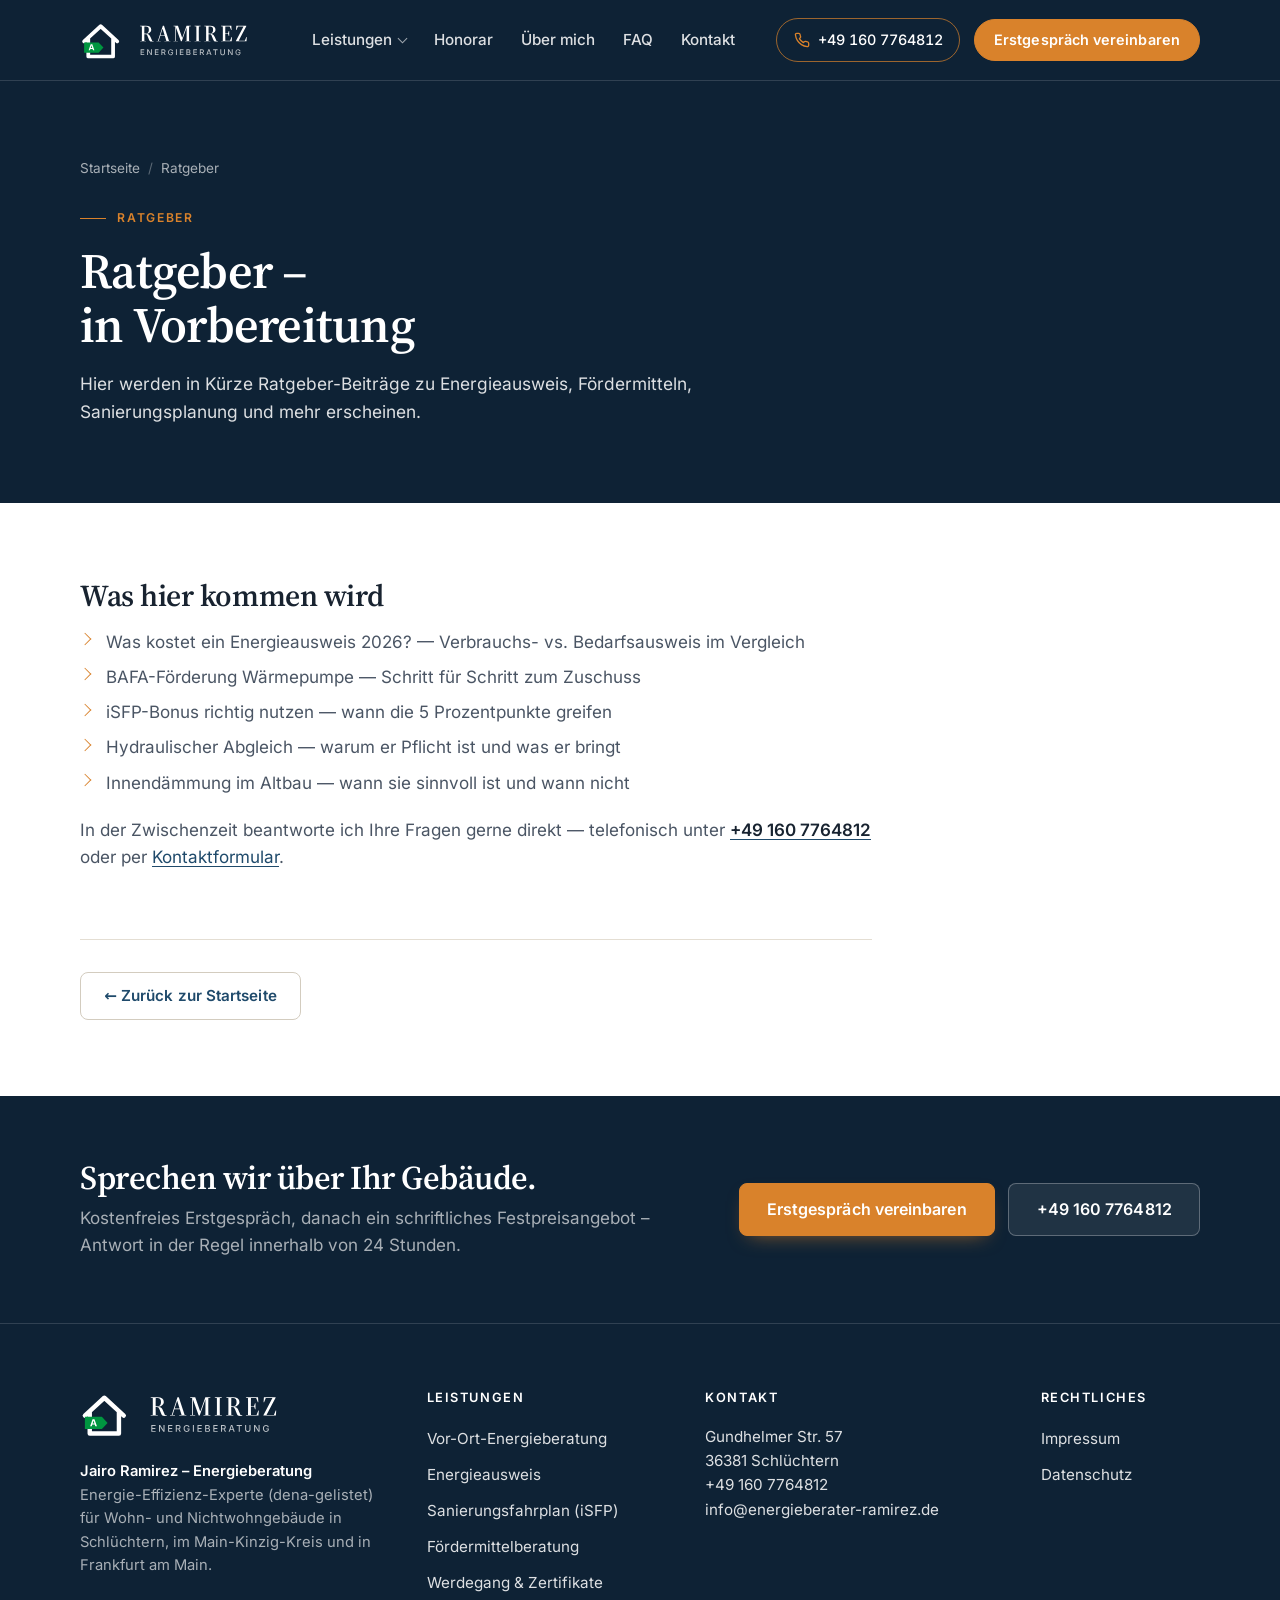
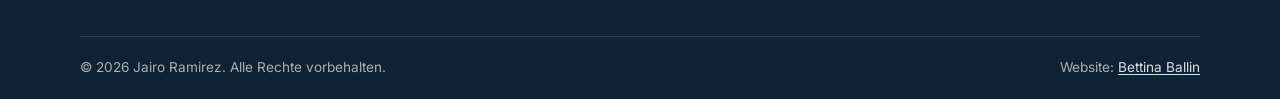
<file: blog.html>
<!DOCTYPE html>
<html lang="de">
<head>
    <meta charset="UTF-8">
    <meta name="viewport" content="width=device-width, initial-scale=1.0">
    <title>Ratgeber – in Vorbereitung | Energieberater Ramirez</title>
    <meta name="description" content="Ratgeber und Artikel rund um Energieberatung, BAFA-Förderung und energetische Sanierung. Bald verfügbar.">
    <meta name="robots" content="noindex, follow">
    <link rel="canonical" href="https://energieberater-ramirez.de/blog.html">

    <link rel="icon" href="/favicon.svg" type="image/svg+xml">
    <link rel="icon" href="/favicon.ico" sizes="32x32">
    <link rel="apple-touch-icon" sizes="180x180" href="/apple-touch-icon.png">
    <meta name="theme-color" content="#0E2235">
    <link rel="preload" href="fonts/source-serif-4-var.woff2" as="font" type="font/woff2" crossorigin>
    <link rel="preload" href="fonts/inter-var.woff2" as="font" type="font/woff2" crossorigin>
    <link rel="stylesheet" href="styles.min.css?v=20261108b">
    <script type="application/ld+json">
    {
      "@context": "https://schema.org",
      "@type": "BreadcrumbList",
      "itemListElement": [
        { "@type": "ListItem", "position": 1, "name": "Startseite", "item": "https://energieberater-ramirez.de/" },
        { "@type": "ListItem", "position": 2, "name": "Blog", "item": "https://energieberater-ramirez.de/blog.html" }
      ]
    }
    </script>
</head>
<body>
    <header class="site-header">
      <div class="header-inner">
        <a href="index.html" class="logo-link" aria-label="Energieberater Ramirez – Startseite">
          <img src="logo-dark.svg" alt="Energieberater Ramirez – Jairo Ramirez, Energieberatung" class="logo" width="247" height="64" fetchpriority="high">
        </a>

        <button class="hamburger-menu" id="hamburgerMenu" aria-label="Navigation öffnen/schließen" aria-controls="headerContent" aria-expanded="false">
          <span class="hamburger-line"></span>
          <span class="hamburger-line"></span>
          <span class="hamburger-line"></span>
        </button>

        <div class="mobile-overlay" id="mobileOverlay"></div>
        <div class="header-content" id="headerContent">
            <nav class="site-nav" aria-label="Hauptnavigation">
                <ul>
                    <li class="has-submenu">
                        <a href="index.html#leistungen" aria-haspopup="true">Leistungen</a>
                        <ul class="submenu">
                            <li><a href="energieberatung-schluechtern.html">Vor-Ort-Energieberatung <small>Begehung, Analyse, Kurzprotokoll</small></a></li>
                            <li><a href="energieausweis-schluechtern.html">Energieausweis <small>Verbrauchs- und Bedarfsausweis nach GEG</small></a></li>
                            <li><a href="sanierungsfahrplan-isfp.html">Sanierungsfahrplan (iSFP) <small>Gefördert mit 50&nbsp;% des Honorars</small></a></li>
                            <li><a href="foerdermittelberatung-bafa-kfw.html">Fördermittelberatung <small>BAFA, KfW, Landesprogramme</small></a></li>
                        </ul>
                    </li>
                    <li><a href="index.html#honorar">Honorar</a></li>
                    <li><a href="werdegang.html">Über mich</a></li>
                    <li><a href="index.html#faq">FAQ</a></li>
                    <li><a href="index.html#kontakt">Kontakt</a></li>
                </ul>
            </nav>
            <div class="header-actions">
                <a href="tel:+491607764812" class="header-phone">
                    <svg aria-hidden="true" focusable="false" viewBox="0 0 24 24" fill="none" stroke="currentColor" stroke-width="2" stroke-linecap="round" stroke-linejoin="round">
                        <path d="M22 16.92v3a2 2 0 0 1-2.18 2 19.79 19.79 0 0 1-8.63-3.07 19.5 19.5 0 0 1-6-6 19.79 19.79 0 0 1-3.07-8.67A2 2 0 0 1 4.11 2h3a2 2 0 0 1 2 1.72 12.84 12.84 0 0 0 .7 2.81 2 2 0 0 1-.45 2.11L8.09 9.91a16 16 0 0 0 6 6l1.27-1.27a2 2 0 0 1 2.11-.45 12.84 12.84 0 0 0 2.81.7A2 2 0 0 1 22 16.92z"/>
                    </svg>
                    <span>+49 160 7764812</span>
                </a>
                <a href="index.html#kontakt" class="btn btn--dark">Erstgespräch vereinbaren</a>
            </div>
        </div>
      </div>
    </header>


    <section class="page-hero">
        <div class="container">
            <ol class="breadcrumb" aria-label="Brotkrumen"><li><a href="index.html">Startseite</a></li><li aria-current="page">Ratgeber</li></ol>
            <p class="eyebrow">Ratgeber</p>
            <h1>Ratgeber – in Vorbereitung</h1>
            <p class="lead">Hier werden in Kürze Ratgeber-Beiträge zu Energieausweis, Fördermitteln, Sanierungsplanung und mehr erscheinen.</p>
        </div>
    </section>

    <main id="main" class="page">
        <div class="container page-grid page-grid--single">
            <article class="prose">
            <div class="legal-content">
                <h2>Was hier kommen wird</h2>
                <ul>
                    <li>Was kostet ein Energieausweis 2026? — Verbrauchs- vs. Bedarfsausweis im Vergleich</li>
                    <li>BAFA-Förderung Wärmepumpe — Schritt für Schritt zum Zuschuss</li>
                    <li>iSFP-Bonus richtig nutzen — wann die 5&nbsp;Prozentpunkte greifen</li>
                    <li>Hydraulischer Abgleich — warum er Pflicht ist und was er bringt</li>
                    <li>Innendämmung im Altbau — wann sie sinnvoll ist und wann nicht</li>
                </ul>
                <p>In der Zwischenzeit beantworte ich Ihre Fragen gerne direkt — telefonisch unter <a href="tel:+491607764812"><strong>+49 160 7764812</strong></a> oder per <a href="index.html#kontakt">Kontaktformular</a>.</p>
            </div>

            <div class="back-navigation">
                <a href="index.html" class="btn btn--outline">← Zurück zur Startseite</a>
            </div>
            </article>
        </div>
    </main>

    <section class="cta-band" aria-label="Kontakt aufnehmen">
      <div class="container cta-band-inner">
        <div>
          <h2>Sprechen wir über Ihr Gebäude.</h2>
          <p>Kostenfreies Erstgespräch, danach ein schriftliches Festpreisangebot – Antwort in der Regel innerhalb von 24 Stunden.</p>
        </div>
        <div class="cta-band-actions">
          <a href="index.html#kontakt" class="btn btn--primary btn--lg">Erstgespräch vereinbaren</a>
          <a href="tel:+491607764812" class="btn btn--light btn--lg">+49 160 7764812</a>
        </div>
      </div>
    </section>

    

    <footer class="site-footer">
      <div class="container">
        <div class="footer-grid">
          <div class="footer-brand">
            <img src="logo-dark.svg" alt="" class="footer-logo" width="247" height="64" loading="lazy" decoding="async">
            <p><strong>Jairo Ramirez – Energieberatung</strong><br>Energie-Effizienz-Experte (dena-gelistet) für Wohn- und Nichtwohngebäude in Schlüchtern, im Main-Kinzig-Kreis und in Frankfurt am Main.</p>
          </div>
          <div class="footer-col">
            <h4>Leistungen</h4>
            <ul>
              <li><a href="energieberatung-schluechtern.html">Vor-Ort-Energieberatung</a></li>
              <li><a href="energieausweis-schluechtern.html">Energieausweis</a></li>
              <li><a href="sanierungsfahrplan-isfp.html">Sanierungsfahrplan (iSFP)</a></li>
              <li><a href="foerdermittelberatung-bafa-kfw.html">Fördermittelberatung</a></li>
              <li><a href="werdegang.html">Werdegang &amp; Zertifikate</a></li>
            </ul>
          </div>
          <div class="footer-col">
            <h4>Kontakt</h4>
            <address>
              Gundhelmer Str. 57<br>36381 Schlüchtern<br>
              <a href="tel:+491607764812">+49 160 7764812</a><br>
              <a href="mailto:info@energieberater-ramirez.de">info@energieberater-ramirez.de</a>
            </address>
          </div>
          <div class="footer-col">
            <h4>Rechtliches</h4>
            <ul>
              <li><a href="impressum.html">Impressum</a></li>
              <li><a href="datenschutz.html">Datenschutz</a></li>
            </ul>
          </div>
        </div>
        <div class="footer-bottom">
          <span>&copy; 2026 Jairo Ramirez. Alle Rechte vorbehalten.</span>
          <span>Website: <a href="https://bballin.me" rel="noopener" target="_blank">Bettina Ballin</a></span>
        </div>
      </div>
    </footer>
    <script src="script.js?v=20261108b" defer></script>
</body>
</html>
</file>
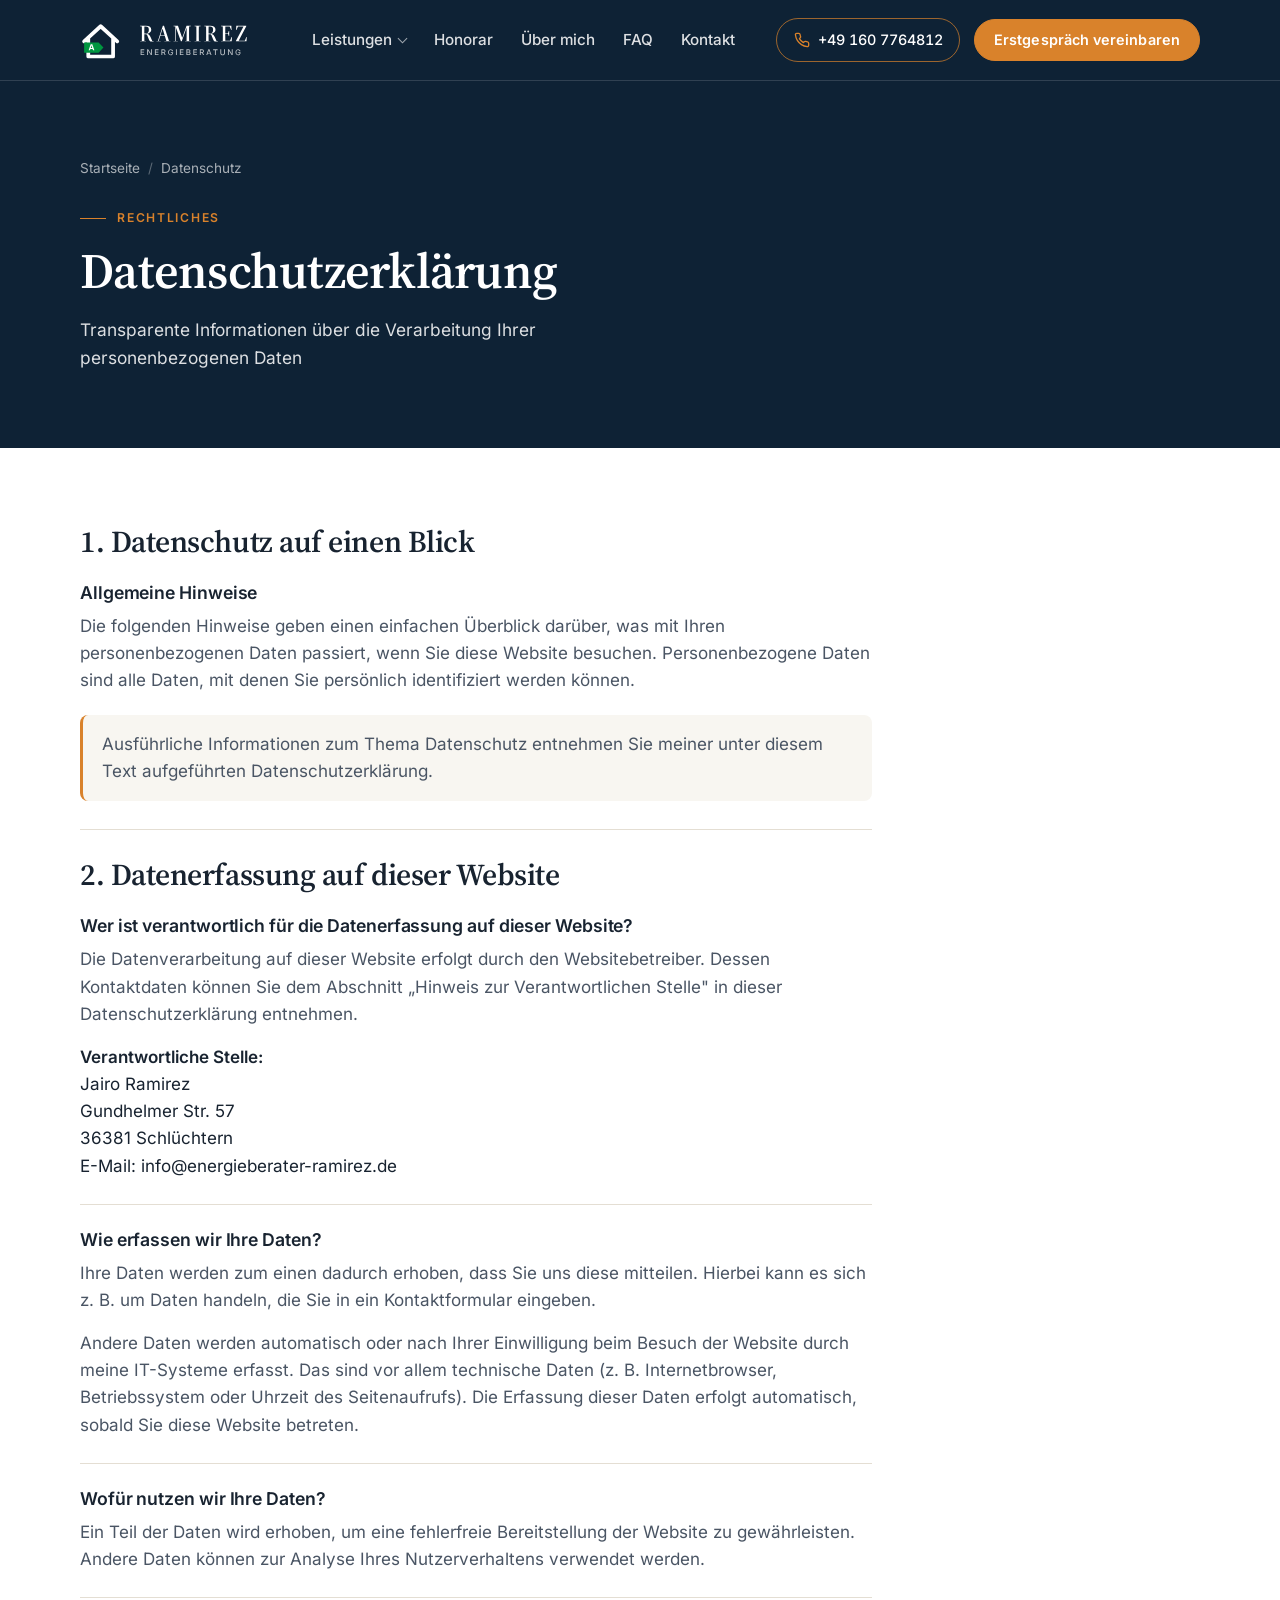
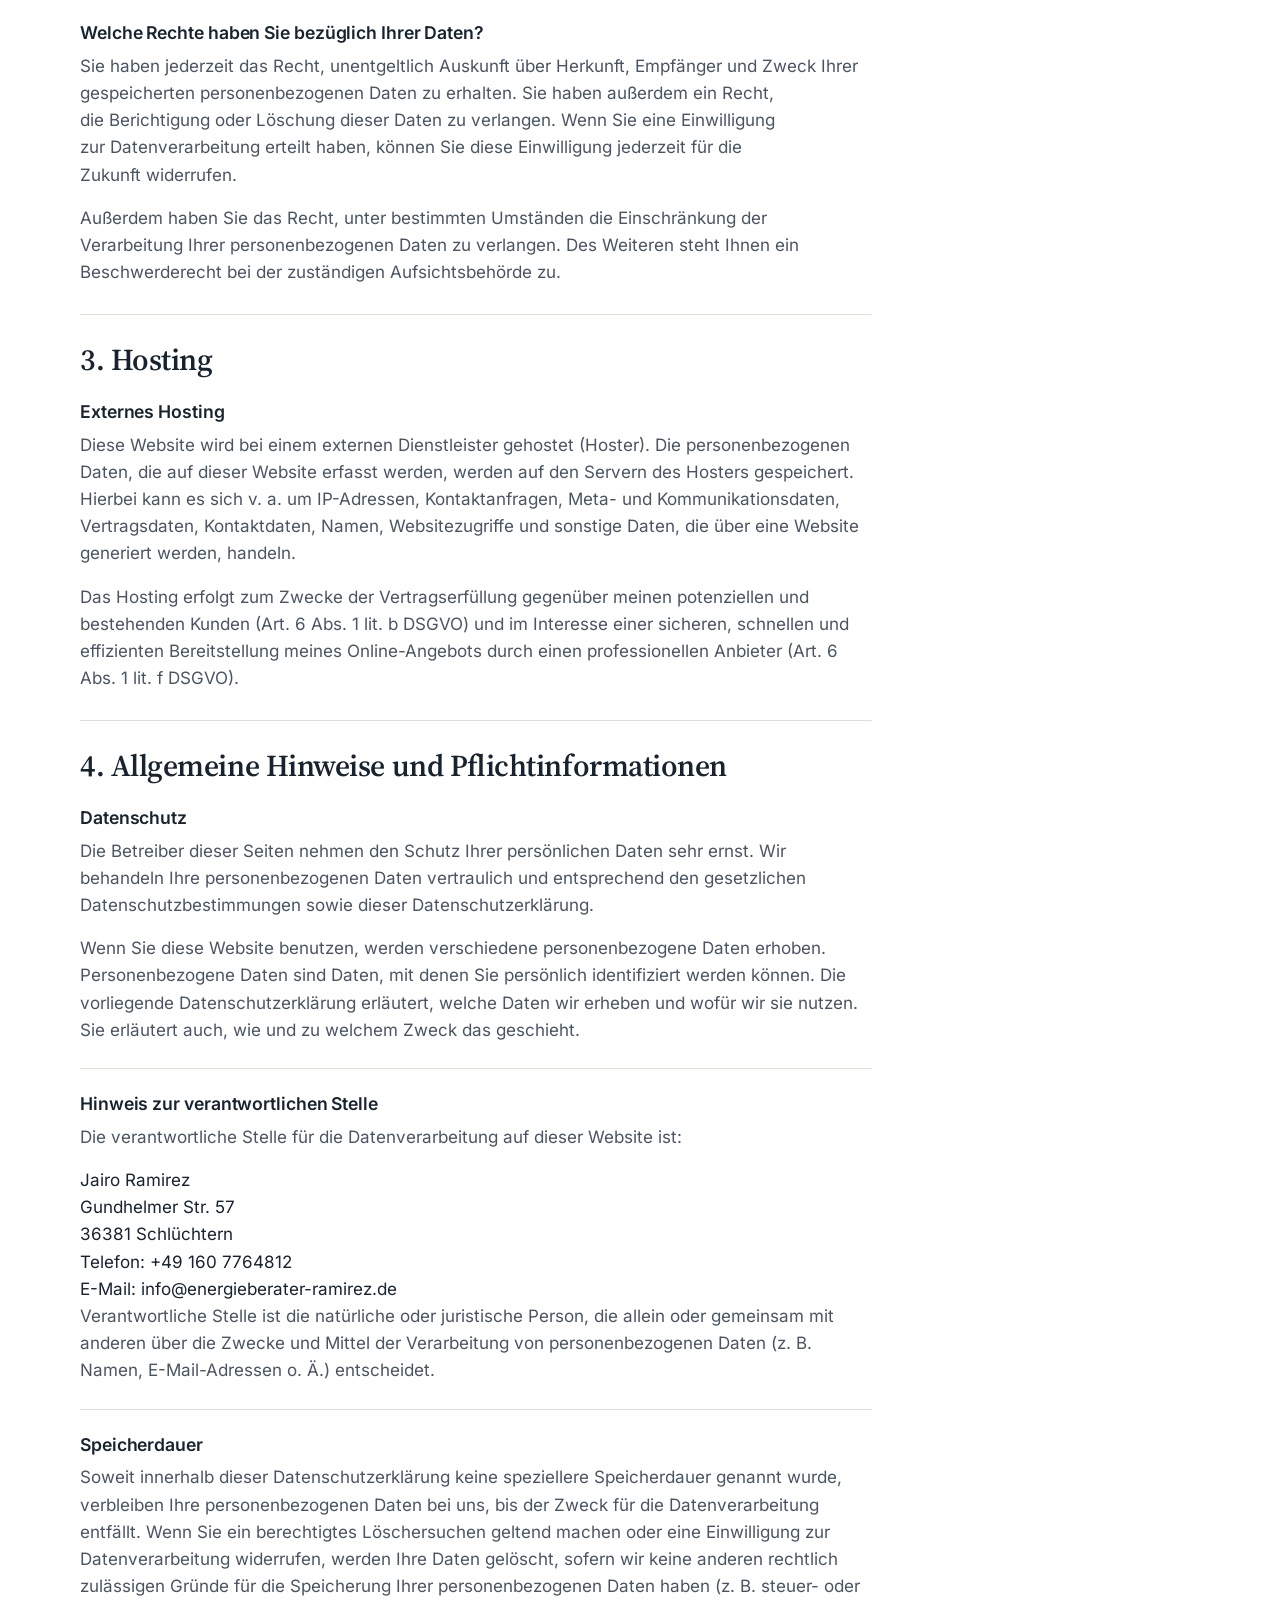
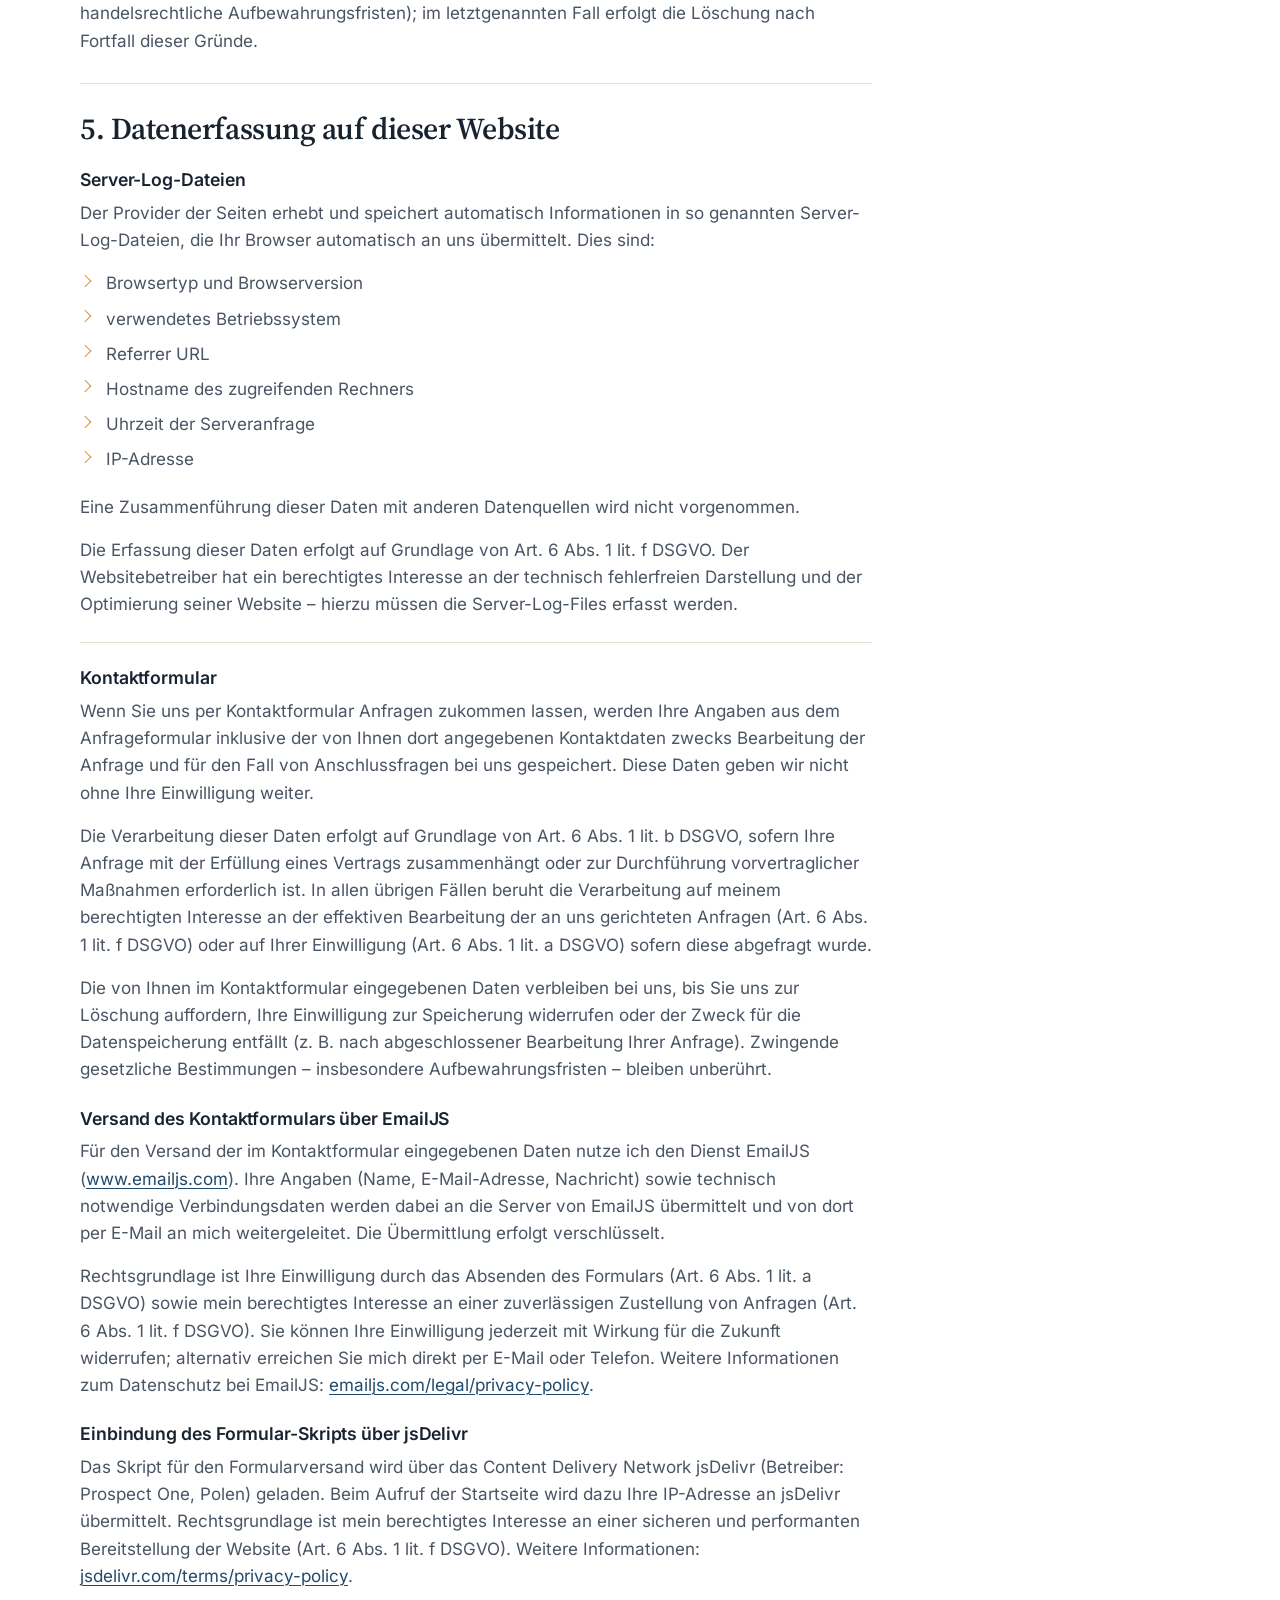
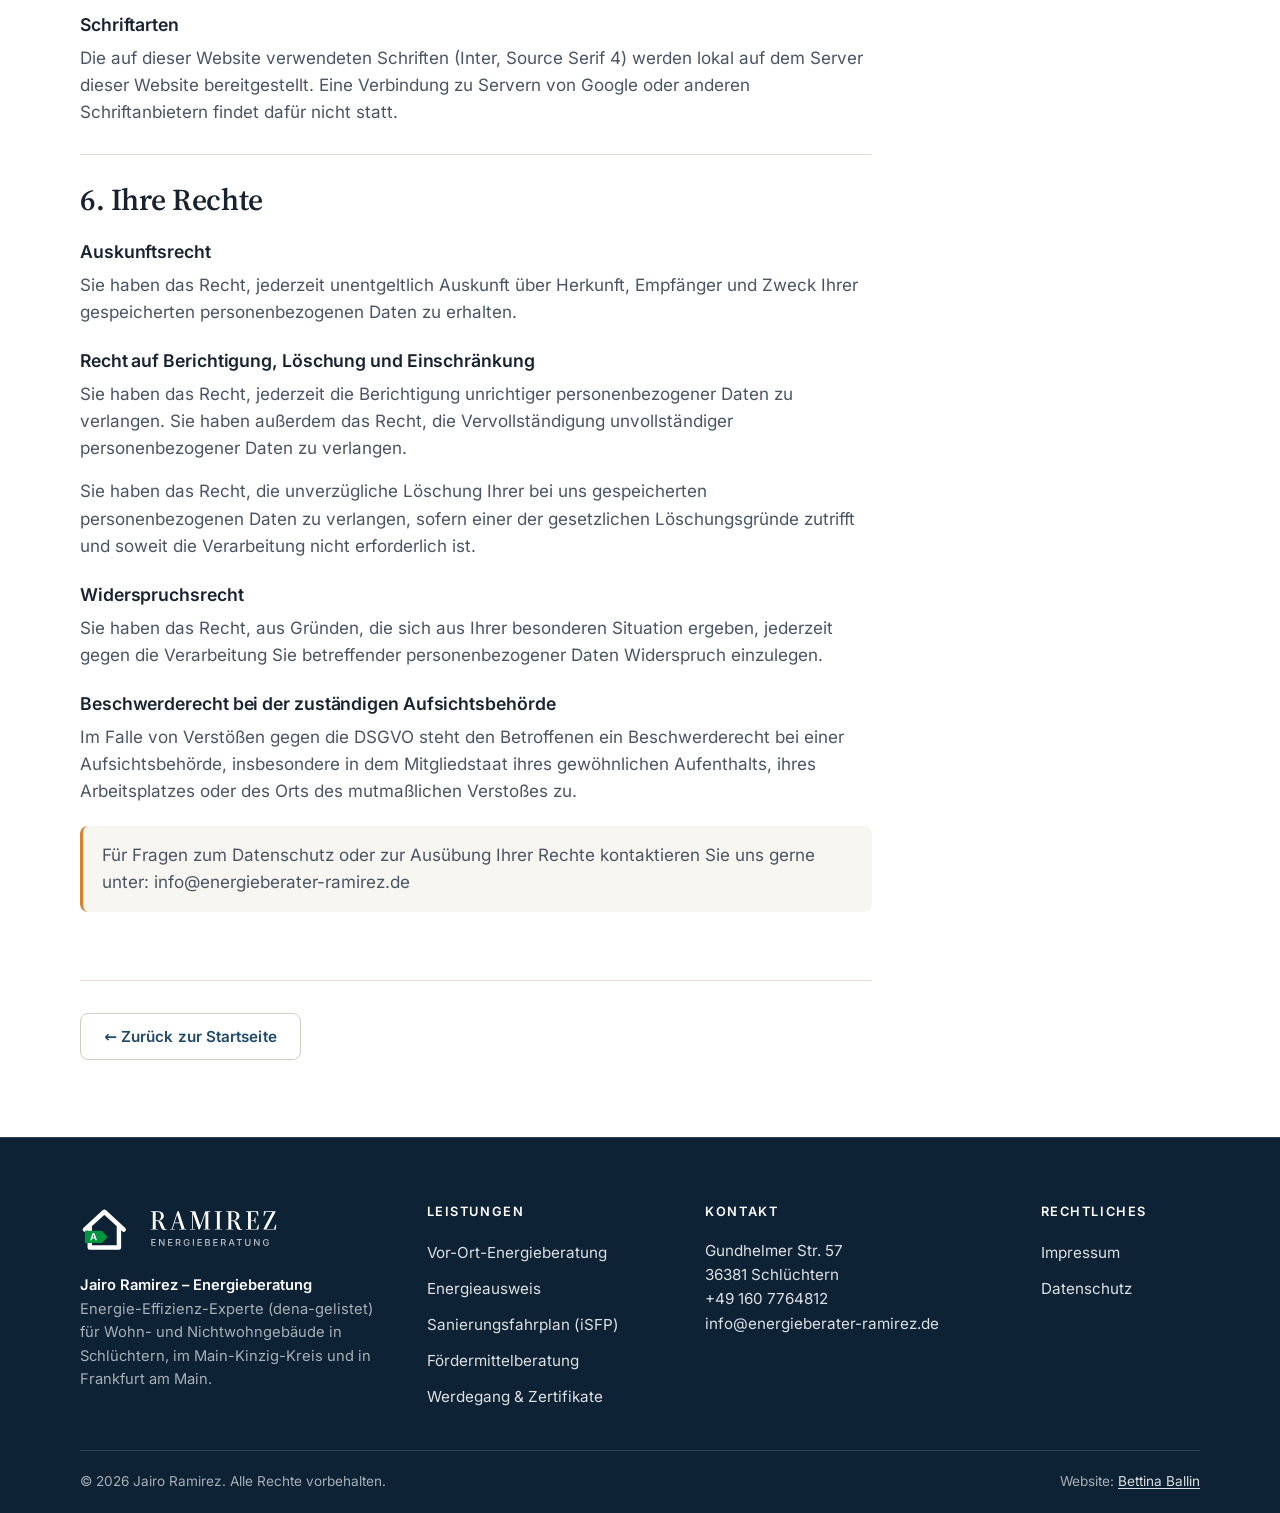
<file: datenschutz.html>
<!DOCTYPE html>
<html lang="de">
<head>
    <meta charset="UTF-8">
    <meta name="viewport" content="width=device-width, initial-scale=1.0">
    <title>Datenschutzerklärung | Energieberater Ramirez Schlüchtern</title>
    <meta name="description" content="Transparente Informationen zur Verarbeitung personenbezogener Daten gemäß DSGVO auf der Website von Energieberater Ramirez.">
    <meta name="robots" content="index, follow">
    <link rel="canonical" href="https://energieberater-ramirez.de/datenschutz.html">

    <meta property="og:title" content="Datenschutz | Energieberater Ramirez">
    <meta property="og:description" content="DSGVO-konforme Datenschutzerklärung der Website energieberater-ramirez.de.">
    <meta property="og:type" content="website">
    <meta property="og:url" content="https://energieberater-ramirez.de/datenschutz.html">
    <meta property="og:image" content="https://energieberater-ramirez.de/ramirez.jpg">
    <meta property="og:locale" content="de_DE">
    <meta property="og:site_name" content="Energieberater Ramirez">

    <link rel="icon" href="/favicon.svg" type="image/svg+xml">
    <link rel="icon" href="/favicon.ico" sizes="32x32">
    <link rel="apple-touch-icon" sizes="180x180" href="/apple-touch-icon.png">
    <meta name="theme-color" content="#0E2235">
    <link rel="preload" href="fonts/source-serif-4-var.woff2" as="font" type="font/woff2" crossorigin>
    <link rel="preload" href="fonts/inter-var.woff2" as="font" type="font/woff2" crossorigin>
    <link rel="stylesheet" href="styles.min.css?v=20261108b">

    <script type="application/ld+json">
    {
      "@context": "https://schema.org",
      "@type": "BreadcrumbList",
      "itemListElement": [
        { "@type": "ListItem", "position": 1, "name": "Startseite", "item": "https://energieberater-ramirez.de/" },
        { "@type": "ListItem", "position": 2, "name": "Datenschutz", "item": "https://energieberater-ramirez.de/datenschutz.html" }
      ]
    }
    </script>
</head>
<body>
    <header class="site-header">
      <div class="header-inner">
        <a href="index.html" class="logo-link" aria-label="Energieberater Ramirez – Startseite">
          <img src="logo-dark.svg" alt="Energieberater Ramirez – Jairo Ramirez, Energieberatung" class="logo" width="247" height="64" fetchpriority="high">
        </a>

        <button class="hamburger-menu" id="hamburgerMenu" aria-label="Navigation öffnen/schließen" aria-controls="headerContent" aria-expanded="false">
          <span class="hamburger-line"></span>
          <span class="hamburger-line"></span>
          <span class="hamburger-line"></span>
        </button>

        <div class="mobile-overlay" id="mobileOverlay"></div>
        <div class="header-content" id="headerContent">
            <nav class="site-nav" aria-label="Hauptnavigation">
                <ul>
                    <li class="has-submenu">
                        <a href="index.html#leistungen" aria-haspopup="true">Leistungen</a>
                        <ul class="submenu">
                            <li><a href="energieberatung-schluechtern.html">Vor-Ort-Energieberatung <small>Begehung, Analyse, Kurzprotokoll</small></a></li>
                            <li><a href="energieausweis-schluechtern.html">Energieausweis <small>Verbrauchs- und Bedarfsausweis nach GEG</small></a></li>
                            <li><a href="sanierungsfahrplan-isfp.html">Sanierungsfahrplan (iSFP) <small>Gefördert mit 50 % des Honorars</small></a></li>
                            <li><a href="foerdermittelberatung-bafa-kfw.html">Fördermittelberatung <small>BAFA, KfW, Landesprogramme</small></a></li>
                        </ul>
                    </li>
                    <li><a href="index.html#honorar">Honorar</a></li>
                    <li><a href="werdegang.html">Über mich</a></li>
                    <li><a href="index.html#faq">FAQ</a></li>
                    <li><a href="index.html#kontakt">Kontakt</a></li>
                </ul>
            </nav>
            <div class="header-actions">
                <a href="tel:+491607764812" class="header-phone">
                    <svg aria-hidden="true" focusable="false" viewBox="0 0 24 24" fill="none" stroke="currentColor" stroke-width="2" stroke-linecap="round" stroke-linejoin="round">
                        <path d="M22 16.92v3a2 2 0 0 1-2.18 2 19.79 19.79 0 0 1-8.63-3.07 19.5 19.5 0 0 1-6-6 19.79 19.79 0 0 1-3.07-8.67A2 2 0 0 1 4.11 2h3a2 2 0 0 1 2 1.72 12.84 12.84 0 0 0 .7 2.81 2 2 0 0 1-.45 2.11L8.09 9.91a16 16 0 0 0 6 6l1.27-1.27a2 2 0 0 1 2.11-.45 12.84 12.84 0 0 0 2.81.7A2 2 0 0 1 22 16.92z"/>
                    </svg>
                    <span>+49 160 7764812</span>
                </a>
                <a href="index.html#kontakt" class="btn btn--dark">Erstgespräch vereinbaren</a>
            </div>
        </div>
      </div>
    </header>


    <section class="page-hero">
        <div class="container">
            <ol class="breadcrumb" aria-label="Brotkrumen"><li><a href="index.html">Startseite</a></li><li aria-current="page">Datenschutz</li></ol>
            <p class="eyebrow">Rechtliches</p>
            <h1>Datenschutzerklärung</h1>
            <p class="lead">Transparente Informationen über die Verarbeitung Ihrer personenbezogenen Daten</p>
        </div>
    </section>

    <main id="main" class="page">
        <div class="container page-grid page-grid--single">
            <article class="prose">
            <div class="legal-content">
                <h2>1. Datenschutz auf einen Blick</h2>
                
                <h3>Allgemeine Hinweise</h3>
                <p>Die folgenden Hinweise geben einen einfachen Überblick darüber, was mit Ihren personenbezogenen Daten passiert, wenn Sie diese Website besuchen. Personenbezogene Daten sind alle Daten, mit denen Sie persönlich identifiziert werden können.</p>
                
                <div class="highlight-box">
                    <p>Ausführliche Informationen zum Thema Datenschutz entnehmen Sie meiner unter diesem Text aufgeführten Datenschutzerklärung.</p>
                </div>
            </div>

            <div class="legal-content">
                <h2>2. Datenerfassung auf dieser Website</h2>
                
                <h3>Wer ist verantwortlich für die Datenerfassung auf dieser Website?</h3>
                <p>Die Datenverarbeitung auf dieser Website erfolgt durch den Websitebetreiber. Dessen Kontaktdaten können Sie dem Abschnitt „Hinweis zur Verantwortlichen Stelle" in dieser Datenschutzerklärung entnehmen.</p>
                
                <div class="contact-info">
                    <p><strong>Verantwortliche Stelle:</strong></p>
                    <p>Jairo Ramirez</p>
                    <p>Gundhelmer Str. 57</p>
                    <p>36381 Schlüchtern</p>
                    <p>E-Mail: info@energieberater-ramirez.de</p>
                </div>

                <hr class="section-divider">

                <h3>Wie erfassen wir Ihre Daten?</h3>
                <p>Ihre Daten werden zum einen dadurch erhoben, dass Sie uns diese mitteilen. Hierbei kann es sich z. B. um Daten handeln, die Sie in ein Kontaktformular eingeben.</p>
                
                <p>Andere Daten werden automatisch oder nach Ihrer Einwilligung beim Besuch der Website durch meine IT-Systeme erfasst. Das sind vor allem technische Daten (z. B. Internetbrowser, Betriebssystem oder Uhrzeit des Seitenaufrufs). Die Erfassung dieser Daten erfolgt automatisch, sobald Sie diese Website betreten.</p>

                <hr class="section-divider">

                <h3>Wofür nutzen wir Ihre Daten?</h3>
                <p>Ein Teil der Daten wird erhoben, um eine fehlerfreie Bereitstellung der Website zu gewährleisten. Andere Daten können zur Analyse Ihres Nutzerverhaltens verwendet werden.</p>

                <hr class="section-divider">

                <h3>Welche Rechte haben Sie bezüglich Ihrer Daten?</h3>
                <p>Sie haben jederzeit das Recht, unentgeltlich Auskunft über Herkunft, Empfänger und Zweck Ihrer gespeicherten personenbezogenen Daten zu erhalten. Sie haben außerdem ein Recht, die Berichtigung oder Löschung dieser Daten zu verlangen. Wenn Sie eine Einwilligung zur Datenverarbeitung erteilt haben, können Sie diese Einwilligung jederzeit für die Zukunft widerrufen.</p>
                
                <p>Außerdem haben Sie das Recht, unter bestimmten Umständen die Einschränkung der Verarbeitung Ihrer personenbezogenen Daten zu verlangen. Des Weiteren steht Ihnen ein Beschwerderecht bei der zuständigen Aufsichtsbehörde zu.</p>
            </div>

            <div class="legal-content">
                <h2>3. Hosting</h2>
                
                <h3>Externes Hosting</h3>
                <p>Diese Website wird bei einem externen Dienstleister gehostet (Hoster). Die personenbezogenen Daten, die auf dieser Website erfasst werden, werden auf den Servern des Hosters gespeichert. Hierbei kann es sich v. a. um IP-Adressen, Kontaktanfragen, Meta- und Kommunikationsdaten, Vertragsdaten, Kontaktdaten, Namen, Websitezugriffe und sonstige Daten, die über eine Website generiert werden, handeln.</p>
                
                <p>Das Hosting erfolgt zum Zwecke der Vertragserfüllung gegenüber meinen potenziellen und bestehenden Kunden (Art. 6 Abs. 1 lit. b DSGVO) und im Interesse einer sicheren, schnellen und effizienten Bereitstellung meines Online-Angebots durch einen professionellen Anbieter (Art. 6 Abs. 1 lit. f DSGVO).</p>
            </div>

            <div class="legal-content">
                <h2>4. Allgemeine Hinweise und Pflichtinformationen</h2>
                
                <h3>Datenschutz</h3>
                <p>Die Betreiber dieser Seiten nehmen den Schutz Ihrer persönlichen Daten sehr ernst. Wir behandeln Ihre personenbezogenen Daten vertraulich und entsprechend den gesetzlichen Datenschutzbestimmungen sowie dieser Datenschutzerklärung.</p>
                
                <p>Wenn Sie diese Website benutzen, werden verschiedene personenbezogene Daten erhoben. Personenbezogene Daten sind Daten, mit denen Sie persönlich identifiziert werden können. Die vorliegende Datenschutzerklärung erläutert, welche Daten wir erheben und wofür wir sie nutzen. Sie erläutert auch, wie und zu welchem Zweck das geschieht.</p>

                <hr class="section-divider">

                <h3>Hinweis zur verantwortlichen Stelle</h3>
                <p>Die verantwortliche Stelle für die Datenverarbeitung auf dieser Website ist:</p>
                
                <div class="contact-info">
                    <p>Jairo Ramirez<br>
                    Gundhelmer Str. 57<br>
                    36381 Schlüchtern</p>
                    <p>Telefon: +49 160 7764812<br>
                    E-Mail: info@energieberater-ramirez.de</p>
                </div>
                
                <p>Verantwortliche Stelle ist die natürliche oder juristische Person, die allein oder gemeinsam mit anderen über die Zwecke und Mittel der Verarbeitung von personenbezogenen Daten (z. B. Namen, E-Mail-Adressen o. Ä.) entscheidet.</p>

                <hr class="section-divider">

                <h3>Speicherdauer</h3>
                <p>Soweit innerhalb dieser Datenschutzerklärung keine speziellere Speicherdauer genannt wurde, verbleiben Ihre personenbezogenen Daten bei uns, bis der Zweck für die Datenverarbeitung entfällt. Wenn Sie ein berechtigtes Löschersuchen geltend machen oder eine Einwilligung zur Datenverarbeitung widerrufen, werden Ihre Daten gelöscht, sofern wir keine anderen rechtlich zulässigen Gründe für die Speicherung Ihrer personenbezogenen Daten haben (z. B. steuer- oder handelsrechtliche Aufbewahrungsfristen); im letztgenannten Fall erfolgt die Löschung nach Fortfall dieser Gründe.</p>
            </div>

            <div class="legal-content">
                <h2>5. Datenerfassung auf dieser Website</h2>
                
                <h3>Server-Log-Dateien</h3>
                <p>Der Provider der Seiten erhebt und speichert automatisch Informationen in so genannten Server-Log-Dateien, die Ihr Browser automatisch an uns übermittelt. Dies sind:</p>
                
                <ul>
                    <li>Browsertyp und Browserversion</li>
                    <li>verwendetes Betriebssystem</li>
                    <li>Referrer URL</li>
                    <li>Hostname des zugreifenden Rechners</li>
                    <li>Uhrzeit der Serveranfrage</li>
                    <li>IP-Adresse</li>
                </ul>
                
                <p>Eine Zusammenführung dieser Daten mit anderen Datenquellen wird nicht vorgenommen.</p>
                
                <p>Die Erfassung dieser Daten erfolgt auf Grundlage von Art. 6 Abs. 1 lit. f DSGVO. Der Websitebetreiber hat ein berechtigtes Interesse an der technisch fehlerfreien Darstellung und der Optimierung seiner Website – hierzu müssen die Server-Log-Files erfasst werden.</p>

                <hr class="section-divider">

                <h3>Kontaktformular</h3>
                <p>Wenn Sie uns per Kontaktformular Anfragen zukommen lassen, werden Ihre Angaben aus dem Anfrageformular inklusive der von Ihnen dort angegebenen Kontaktdaten zwecks Bearbeitung der Anfrage und für den Fall von Anschlussfragen bei uns gespeichert. Diese Daten geben wir nicht ohne Ihre Einwilligung weiter.</p>
                
                <p>Die Verarbeitung dieser Daten erfolgt auf Grundlage von Art. 6 Abs. 1 lit. b DSGVO, sofern Ihre Anfrage mit der Erfüllung eines Vertrags zusammenhängt oder zur Durchführung vorvertraglicher Maßnahmen erforderlich ist. In allen übrigen Fällen beruht die Verarbeitung auf meinem berechtigten Interesse an der effektiven Bearbeitung der an uns gerichteten Anfragen (Art. 6 Abs. 1 lit. f DSGVO) oder auf Ihrer Einwilligung (Art. 6 Abs. 1 lit. a DSGVO) sofern diese abgefragt wurde.</p>
                
                <p>Die von Ihnen im Kontaktformular eingegebenen Daten verbleiben bei uns, bis Sie uns zur Löschung auffordern, Ihre Einwilligung zur Speicherung widerrufen oder der Zweck für die Datenspeicherung entfällt (z. B. nach abgeschlossener Bearbeitung Ihrer Anfrage). Zwingende gesetzliche Bestimmungen – insbesondere Aufbewahrungsfristen – bleiben unberührt.</p>
                <h3>Versand des Kontaktformulars über EmailJS</h3>
                <p>Für den Versand der im Kontaktformular eingegebenen Daten nutze ich den Dienst EmailJS (<a href="https://www.emailjs.com" target="_blank" rel="noopener">www.emailjs.com</a>). Ihre Angaben (Name, E-Mail-Adresse, Nachricht) sowie technisch notwendige Verbindungsdaten werden dabei an die Server von EmailJS übermittelt und von dort per E-Mail an mich weitergeleitet. Die Übermittlung erfolgt verschlüsselt.</p>
                <p>Rechtsgrundlage ist Ihre Einwilligung durch das Absenden des Formulars (Art. 6 Abs. 1 lit. a DSGVO) sowie mein berechtigtes Interesse an einer zuverlässigen Zustellung von Anfragen (Art. 6 Abs. 1 lit. f DSGVO). Sie können Ihre Einwilligung jederzeit mit Wirkung für die Zukunft widerrufen; alternativ erreichen Sie mich direkt per E-Mail oder Telefon. Weitere Informationen zum Datenschutz bei EmailJS: <a href="https://www.emailjs.com/legal/privacy-policy/" target="_blank" rel="noopener">emailjs.com/legal/privacy-policy</a>.</p>
                <!-- TODO (Betty): Anbieteradresse, AVV und ggf. Drittlandübermittlung von EmailJS prüfen und hier ergänzen. -->

                <h3>Einbindung des Formular-Skripts über jsDelivr</h3>
                <p>Das Skript für den Formularversand wird über das Content Delivery Network jsDelivr (Betreiber: Prospect One, Polen) geladen. Beim Aufruf der Startseite wird dazu Ihre IP-Adresse an jsDelivr übermittelt. Rechtsgrundlage ist mein berechtigtes Interesse an einer sicheren und performanten Bereitstellung der Website (Art. 6 Abs. 1 lit. f DSGVO). Weitere Informationen: <a href="https://www.jsdelivr.com/terms/privacy-policy" target="_blank" rel="noopener">jsdelivr.com/terms/privacy-policy</a>.</p>

                <h3>Schriftarten</h3>
                <p>Die auf dieser Website verwendeten Schriften (Inter, Source Serif 4) werden lokal auf dem Server dieser Website bereitgestellt. Eine Verbindung zu Servern von Google oder anderen Schriftanbietern findet dafür nicht statt.</p>
            </div>


            <div class="legal-content">
                <h2>6. Ihre Rechte</h2>
                
                <h3>Auskunftsrecht</h3>
                <p>Sie haben das Recht, jederzeit unentgeltlich Auskunft über Herkunft, Empfänger und Zweck Ihrer gespeicherten personenbezogenen Daten zu erhalten.</p>
                
                <h3>Recht auf Berichtigung, Löschung und Einschränkung</h3>
                <p>Sie haben das Recht, jederzeit die Berichtigung unrichtiger personenbezogener Daten zu verlangen. Sie haben außerdem das Recht, die Vervollständigung unvollständiger personenbezogener Daten zu verlangen.</p>
                
                <p>Sie haben das Recht, die unverzügliche Löschung Ihrer bei uns gespeicherten personenbezogenen Daten zu verlangen, sofern einer der gesetzlichen Löschungsgründe zutrifft und soweit die Verarbeitung nicht erforderlich ist.</p>
                
                <h3>Widerspruchsrecht</h3>
                <p>Sie haben das Recht, aus Gründen, die sich aus Ihrer besonderen Situation ergeben, jederzeit gegen die Verarbeitung Sie betreffender personenbezogener Daten Widerspruch einzulegen.</p>
                
                <h3>Beschwerderecht bei der zuständigen Aufsichtsbehörde</h3>
                <p>Im Falle von Verstößen gegen die DSGVO steht den Betroffenen ein Beschwerderecht bei einer Aufsichtsbehörde, insbesondere in dem Mitgliedstaat ihres gewöhnlichen Aufenthalts, ihres Arbeitsplatzes oder des Orts des mutmaßlichen Verstoßes zu.</p>
                
                <div class="highlight-box">
                    <p>Für Fragen zum Datenschutz oder zur Ausübung Ihrer Rechte kontaktieren Sie uns gerne unter: info@energieberater-ramirez.de</p>
                </div>
            </div>

            <div class="back-navigation">
                <a href="index.html" class="btn btn--outline">← Zurück zur Startseite</a>
            </div>
            </article>
        </div>
    </main>

    

    <footer class="site-footer">
      <div class="container">
        <div class="footer-grid">
          <div class="footer-brand">
            <img src="logo-dark.svg" alt="" class="footer-logo" width="247" height="64" loading="lazy" decoding="async">
            <p><strong>Jairo Ramirez – Energieberatung</strong><br>Energie-Effizienz-Experte (dena-gelistet) für Wohn- und Nichtwohngebäude in Schlüchtern, im Main-Kinzig-Kreis und in Frankfurt am Main.</p>
          </div>
          <div class="footer-col">
            <h4>Leistungen</h4>
            <ul>
              <li><a href="energieberatung-schluechtern.html">Vor-Ort-Energieberatung</a></li>
              <li><a href="energieausweis-schluechtern.html">Energieausweis</a></li>
              <li><a href="sanierungsfahrplan-isfp.html">Sanierungsfahrplan (iSFP)</a></li>
              <li><a href="foerdermittelberatung-bafa-kfw.html">Fördermittelberatung</a></li>
              <li><a href="werdegang.html">Werdegang &amp; Zertifikate</a></li>
            </ul>
          </div>
          <div class="footer-col">
            <h4>Kontakt</h4>
            <address>
              Gundhelmer Str. 57<br>36381 Schlüchtern<br>
              <a href="tel:+491607764812">+49 160 7764812</a><br>
              <a href="mailto:info@energieberater-ramirez.de">info@energieberater-ramirez.de</a>
            </address>
          </div>
          <div class="footer-col">
            <h4>Rechtliches</h4>
            <ul>
              <li><a href="impressum.html">Impressum</a></li>
              <li><a href="datenschutz.html">Datenschutz</a></li>
            </ul>
          </div>
        </div>
        <div class="footer-bottom">
          <span>&copy; 2026 Jairo Ramirez. Alle Rechte vorbehalten.</span>
          <span>Website: <a href="https://bballin.me" rel="noopener" target="_blank">Bettina Ballin</a></span>
        </div>
      </div>
    </footer>
    <script src="script.js?v=20261108b" defer></script>
</body>
</html>
</file>
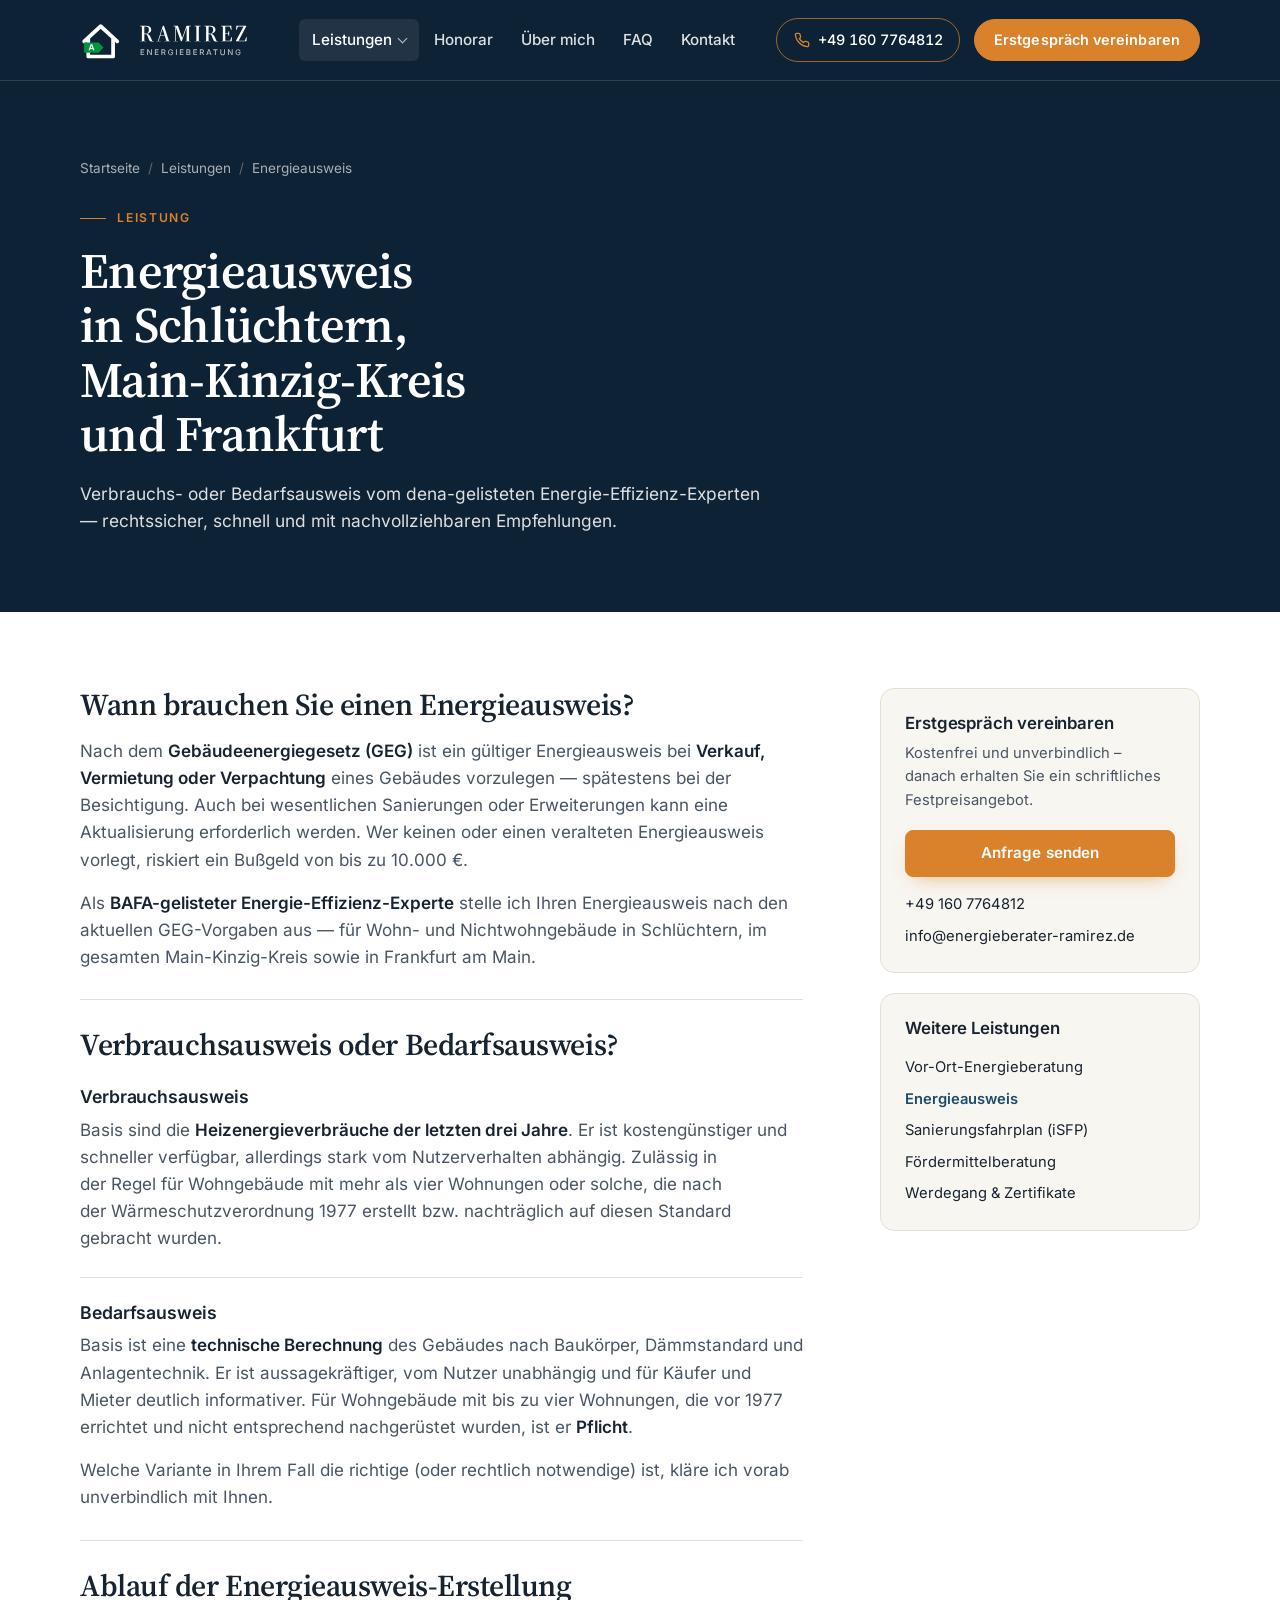
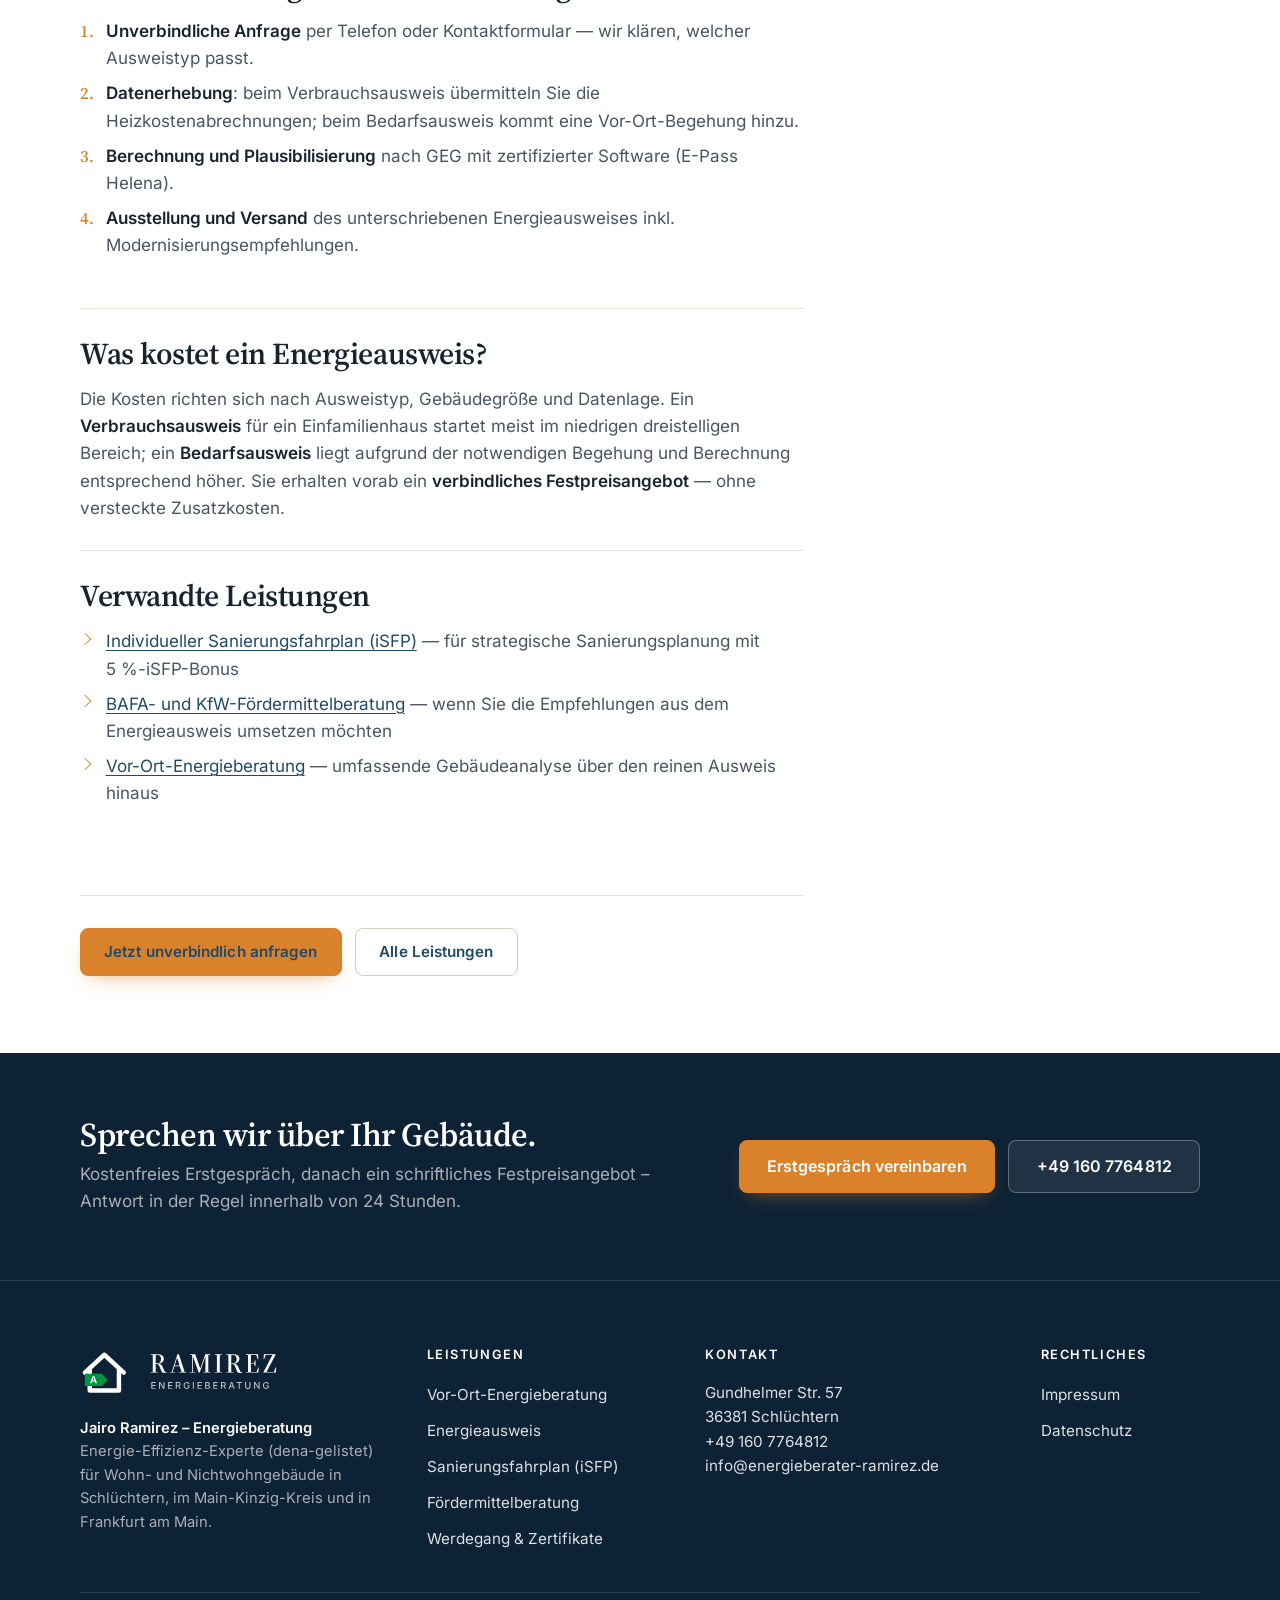
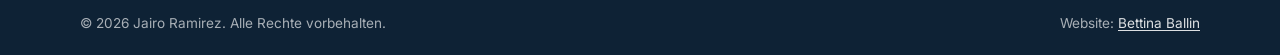
<file: energieausweis-schluechtern.html>
<!DOCTYPE html>
<html lang="de">
<head>
    <meta charset="UTF-8">
    <meta name="viewport" content="width=device-width, initial-scale=1.0">

    <title>Energieausweis Schlüchtern & Frankfurt | BAFA Energieberater Ramirez</title>
    <meta name="description" content="Energieausweis für Wohn- und Nichtwohngebäude in Schlüchtern, Main-Kinzig-Kreis & Frankfurt. Verbrauchs- oder Bedarfsausweis vom dena-gelisteten Energieberater Jairo Ramirez.">
    <meta name="keywords" content="Energieausweis Schlüchtern, Energieausweis Frankfurt, Verbrauchsausweis, Bedarfsausweis, GEG, Energieausweis Main-Kinzig-Kreis">
    <meta name="author" content="Jairo Ramirez">
    <meta name="robots" content="index, follow">
    <link rel="canonical" href="https://energieberater-ramirez.de/energieausweis-schluechtern.html">

    <meta property="og:title" content="Energieausweis Schlüchtern & Frankfurt | Energieberater Ramirez">
    <meta property="og:description" content="Verbrauchs- oder Bedarfsausweis vom dena-gelisteten Energieberater. Schnell, rechtskonform und aussagekräftig.">
    <meta property="og:type" content="website">
    <meta property="og:url" content="https://energieberater-ramirez.de/energieausweis-schluechtern.html">
    <meta property="og:image" content="https://energieberater-ramirez.de/ramirez.jpg">
    <meta property="og:locale" content="de_DE">
    <meta property="og:site_name" content="Energieberater Ramirez">

    <link rel="icon" href="/favicon.svg" type="image/svg+xml">
    <link rel="icon" href="/favicon.ico" sizes="32x32">
    <link rel="apple-touch-icon" sizes="180x180" href="/apple-touch-icon.png">
    <meta name="theme-color" content="#0E2235">
    <link rel="preload" href="fonts/source-serif-4-var.woff2" as="font" type="font/woff2" crossorigin>
    <link rel="preload" href="fonts/inter-var.woff2" as="font" type="font/woff2" crossorigin>
    <link rel="stylesheet" href="styles.min.css?v=20261108b">

    <script type="application/ld+json">
    {
      "@context": "https://schema.org",
      "@type": "Service",
      "serviceType": "Energieausweis",
      "name": "Energieausweis Schlüchtern und Frankfurt",
      "description": "Ausstellung von Verbrauchs- und Bedarfsausweisen für Wohn- und Nichtwohngebäude nach den Vorgaben des Gebäudeenergiegesetzes (GEG).",
      "url": "https://energieberater-ramirez.de/energieausweis-schluechtern.html",
      "provider": {
        "@type": "LocalBusiness",
        "@id": "https://energieberater-ramirez.de/#business",
        "name": "Energieberater Ramirez",
        "telephone": "+49-160-7764812",
        "address": {
          "@type": "PostalAddress",
          "streetAddress": "Gundhelmer Str. 57",
          "addressLocality": "Schlüchtern",
          "postalCode": "36381",
          "addressCountry": "DE"
        }
      },
      "areaServed": [
        { "@type": "City", "name": "Schlüchtern" },
        { "@type": "City", "name": "Frankfurt am Main" },
        { "@type": "AdministrativeArea", "name": "Main-Kinzig-Kreis" }
      ]
    }
    </script>

    <script type="application/ld+json">
    {
      "@context": "https://schema.org",
      "@type": "BreadcrumbList",
      "itemListElement": [
        { "@type": "ListItem", "position": 1, "name": "Startseite", "item": "https://energieberater-ramirez.de/" },
        { "@type": "ListItem", "position": 2, "name": "Leistungen", "item": "https://energieberater-ramirez.de/#leistungen" },
        { "@type": "ListItem", "position": 3, "name": "Energieausweis Schlüchtern", "item": "https://energieberater-ramirez.de/energieausweis-schluechtern.html" }
      ]
    }
    </script>
</head>
<body>
    <header class="site-header">
      <div class="header-inner">
        <a href="index.html" class="logo-link" aria-label="Energieberater Ramirez – Startseite">
          <img src="logo-dark.svg" alt="Energieberater Ramirez – Jairo Ramirez, Energieberatung" class="logo" width="247" height="64" fetchpriority="high">
        </a>

        <button class="hamburger-menu" id="hamburgerMenu" aria-label="Navigation öffnen/schließen" aria-controls="headerContent" aria-expanded="false">
          <span class="hamburger-line"></span>
          <span class="hamburger-line"></span>
          <span class="hamburger-line"></span>
        </button>

        <div class="mobile-overlay" id="mobileOverlay"></div>
        <div class="header-content" id="headerContent">
            <nav class="site-nav" aria-label="Hauptnavigation">
                <ul>
                    <li class="has-submenu is-active">
                        <a href="index.html#leistungen" aria-haspopup="true">Leistungen</a>
                        <ul class="submenu">
                            <li><a href="energieberatung-schluechtern.html">Vor-Ort-Energieberatung <small>Begehung, Analyse, Kurzprotokoll</small></a></li>
                            <li><a href="energieausweis-schluechtern.html">Energieausweis <small>Verbrauchs- und Bedarfsausweis nach GEG</small></a></li>
                            <li><a href="sanierungsfahrplan-isfp.html">Sanierungsfahrplan (iSFP) <small>Gefördert mit 50&nbsp;% des Honorars</small></a></li>
                            <li><a href="foerdermittelberatung-bafa-kfw.html">Fördermittelberatung <small>BAFA, KfW, Landesprogramme</small></a></li>
                        </ul>
                    </li>
                    <li><a href="index.html#honorar">Honorar</a></li>
                    <li><a href="werdegang.html">Über mich</a></li>
                    <li><a href="index.html#faq">FAQ</a></li>
                    <li><a href="index.html#kontakt">Kontakt</a></li>
                </ul>
            </nav>
            <div class="header-actions">
                <a href="tel:+491607764812" class="header-phone">
                    <svg aria-hidden="true" focusable="false" viewBox="0 0 24 24" fill="none" stroke="currentColor" stroke-width="2" stroke-linecap="round" stroke-linejoin="round">
                        <path d="M22 16.92v3a2 2 0 0 1-2.18 2 19.79 19.79 0 0 1-8.63-3.07 19.5 19.5 0 0 1-6-6 19.79 19.79 0 0 1-3.07-8.67A2 2 0 0 1 4.11 2h3a2 2 0 0 1 2 1.72 12.84 12.84 0 0 0 .7 2.81 2 2 0 0 1-.45 2.11L8.09 9.91a16 16 0 0 0 6 6l1.27-1.27a2 2 0 0 1 2.11-.45 12.84 12.84 0 0 0 2.81.7A2 2 0 0 1 22 16.92z"/>
                    </svg>
                    <span>+49 160 7764812</span>
                </a>
                <a href="index.html#kontakt" class="btn btn--dark">Erstgespräch vereinbaren</a>
            </div>
        </div>
      </div>
    </header>


    <section class="page-hero">
        <div class="container">
            <ol class="breadcrumb" aria-label="Brotkrumen"><li><a href="index.html">Startseite</a></li><li><a href="index.html#leistungen">Leistungen</a></li><li aria-current="page">Energieausweis</li></ol>
            <p class="eyebrow">Leistung</p>
            <h1>Energieausweis in Schlüchtern, Main-Kinzig-Kreis und Frankfurt</h1>
            <p class="lead">Verbrauchs- oder Bedarfsausweis vom dena-gelisteten Energie-Effizienz-Experten — rechtssicher, schnell und mit nachvollziehbaren Empfehlungen.</p>
        </div>
    </section>

    <main id="main" class="page">
        <div class="container page-grid">
            <article class="prose">
            <div class="legal-content">
                <h2>Wann brauchen Sie einen Energieausweis?</h2>
                <p>Nach dem <strong>Gebäudeenergiegesetz (GEG)</strong> ist ein gültiger Energieausweis bei <strong>Verkauf, Vermietung oder Verpachtung</strong> eines Gebäudes vorzulegen — spätestens bei der Besichtigung. Auch bei wesentlichen Sanierungen oder Erweiterungen kann eine Aktualisierung erforderlich werden. Wer keinen oder einen veralteten Energieausweis vorlegt, riskiert ein Bußgeld von bis zu 10.000&nbsp;€.</p>
                <p>Als <strong>BAFA-gelisteter Energie-Effizienz-Experte</strong> stelle ich Ihren Energieausweis nach den aktuellen GEG-Vorgaben aus — für Wohn- und Nichtwohngebäude in Schlüchtern, im gesamten Main-Kinzig-Kreis sowie in Frankfurt am Main.</p>
            </div>

            <div class="legal-content">
                <h2>Verbrauchsausweis oder Bedarfsausweis?</h2>
                <h3>Verbrauchsausweis</h3>
                <p>Basis sind die <strong>Heizenergieverbräuche der letzten drei Jahre</strong>. Er ist kostengünstiger und schneller verfügbar, allerdings stark vom Nutzerverhalten abhängig. Zulässig in der Regel für Wohngebäude mit mehr als vier Wohnungen oder solche, die nach der Wärmeschutzverordnung 1977 erstellt bzw. nachträglich auf diesen Standard gebracht wurden.</p>

                <hr class="section-divider">

                <h3>Bedarfsausweis</h3>
                <p>Basis ist eine <strong>technische Berechnung</strong> des Gebäudes nach Baukörper, Dämmstandard und Anlagentechnik. Er ist aussagekräftiger, vom Nutzer unabhängig und für Käufer und Mieter deutlich informativer. Für Wohngebäude mit bis zu vier Wohnungen, die vor 1977 errichtet und nicht entsprechend nachgerüstet wurden, ist er <strong>Pflicht</strong>.</p>
                <p>Welche Variante in Ihrem Fall die richtige (oder rechtlich notwendige) ist, kläre ich vorab unverbindlich mit Ihnen.</p>
            </div>

            <div class="legal-content">
                <h2>Ablauf der Energieausweis-Erstellung</h2>
                <ol>
                    <li><strong>Unverbindliche Anfrage</strong> per Telefon oder Kontaktformular — wir klären, welcher Ausweistyp passt.</li>
                    <li><strong>Datenerhebung</strong>: beim Verbrauchsausweis übermitteln Sie die Heizkostenabrechnungen; beim Bedarfsausweis kommt eine Vor-Ort-Begehung hinzu.</li>
                    <li><strong>Berechnung und Plausibilisierung</strong> nach GEG mit zertifizierter Software (E-Pass Helena).</li>
                    <li><strong>Ausstellung und Versand</strong> des unterschriebenen Energieausweises inkl. Modernisierungsempfehlungen.</li>
                </ol>
            </div>

            <div class="legal-content">
                <h2>Was kostet ein Energieausweis?</h2>
                <p>Die Kosten richten sich nach Ausweistyp, Gebäudegröße und Datenlage. Ein <strong>Verbrauchsausweis</strong> für ein Einfamilienhaus startet meist im niedrigen dreistelligen Bereich; ein <strong>Bedarfsausweis</strong> liegt aufgrund der notwendigen Begehung und Berechnung entsprechend höher. Sie erhalten vorab ein <strong>verbindliches Festpreisangebot</strong> — ohne versteckte Zusatzkosten.</p>
            </div>

            <div class="legal-content">
                <h2>Verwandte Leistungen</h2>
                <ul>
                    <li><a href="sanierungsfahrplan-isfp.html">Individueller Sanierungsfahrplan (iSFP)</a> — für strategische Sanierungsplanung mit 5&nbsp;%-iSFP-Bonus</li>
                    <li><a href="foerdermittelberatung-bafa-kfw.html">BAFA- und KfW-Fördermittelberatung</a> — wenn Sie die Empfehlungen aus dem Energieausweis umsetzen möchten</li>
                    <li><a href="energieberatung-schluechtern.html">Vor-Ort-Energieberatung</a> — umfassende Gebäudeanalyse über den reinen Ausweis hinaus</li>
                </ul>
            </div>

            <div class="back-navigation">
                <a href="index.html#kontakt" class="btn btn--primary">Jetzt unverbindlich anfragen</a>
                <a href="index.html#leistungen" class="btn btn--outline">Alle Leistungen</a>
            </div>
            </article>
            <aside class="page-aside" aria-label="Kontakt und weitere Leistungen">
                <div class="aside-card">
                    <h3>Erstgespräch vereinbaren</h3>
                    <p>Kostenfrei und unverbindlich – danach erhalten Sie ein schriftliches Festpreisangebot.</p>
                    <a href="index.html#kontakt" class="btn btn--primary">Anfrage senden</a>
                    <ul>
                        <li><a href="tel:+491607764812">+49 160 7764812</a></li>
                        <li><a href="mailto:info@energieberater-ramirez.de">info@energieberater-ramirez.de</a></li>
                    </ul>
                </div>
                <div class="aside-card aside-card--nav">
                    <h3>Weitere Leistungen</h3>
                    <ul>
                        <li><a href="energieberatung-schluechtern.html">Vor-Ort-Energieberatung</a></li>
                        <li class="is-current"><a href="energieausweis-schluechtern.html">Energieausweis</a></li>
                        <li><a href="sanierungsfahrplan-isfp.html">Sanierungsfahrplan (iSFP)</a></li>
                        <li><a href="foerdermittelberatung-bafa-kfw.html">Fördermittelberatung</a></li>
                        <li><a href="werdegang.html">Werdegang &amp; Zertifikate</a></li>
                    </ul>
                </div>
            </aside>
        </div>
    </main>

    <section class="cta-band" aria-label="Kontakt aufnehmen">
      <div class="container cta-band-inner">
        <div>
          <h2>Sprechen wir über Ihr Gebäude.</h2>
          <p>Kostenfreies Erstgespräch, danach ein schriftliches Festpreisangebot – Antwort in der Regel innerhalb von 24 Stunden.</p>
        </div>
        <div class="cta-band-actions">
          <a href="index.html#kontakt" class="btn btn--primary btn--lg">Erstgespräch vereinbaren</a>
          <a href="tel:+491607764812" class="btn btn--light btn--lg">+49 160 7764812</a>
        </div>
      </div>
    </section>

    

    <footer class="site-footer">
      <div class="container">
        <div class="footer-grid">
          <div class="footer-brand">
            <img src="logo-dark.svg" alt="" class="footer-logo" width="247" height="64" loading="lazy" decoding="async">
            <p><strong>Jairo Ramirez – Energieberatung</strong><br>Energie-Effizienz-Experte (dena-gelistet) für Wohn- und Nichtwohngebäude in Schlüchtern, im Main-Kinzig-Kreis und in Frankfurt am Main.</p>
          </div>
          <div class="footer-col">
            <h4>Leistungen</h4>
            <ul>
              <li><a href="energieberatung-schluechtern.html">Vor-Ort-Energieberatung</a></li>
              <li><a href="energieausweis-schluechtern.html">Energieausweis</a></li>
              <li><a href="sanierungsfahrplan-isfp.html">Sanierungsfahrplan (iSFP)</a></li>
              <li><a href="foerdermittelberatung-bafa-kfw.html">Fördermittelberatung</a></li>
              <li><a href="werdegang.html">Werdegang &amp; Zertifikate</a></li>
            </ul>
          </div>
          <div class="footer-col">
            <h4>Kontakt</h4>
            <address>
              Gundhelmer Str. 57<br>36381 Schlüchtern<br>
              <a href="tel:+491607764812">+49 160 7764812</a><br>
              <a href="mailto:info@energieberater-ramirez.de">info@energieberater-ramirez.de</a>
            </address>
          </div>
          <div class="footer-col">
            <h4>Rechtliches</h4>
            <ul>
              <li><a href="impressum.html">Impressum</a></li>
              <li><a href="datenschutz.html">Datenschutz</a></li>
            </ul>
          </div>
        </div>
        <div class="footer-bottom">
          <span>&copy; 2026 Jairo Ramirez. Alle Rechte vorbehalten.</span>
          <span>Website: <a href="https://bballin.me" rel="noopener" target="_blank">Bettina Ballin</a></span>
        </div>
      </div>
    </footer>
    <script src="script.js?v=20261108b" defer></script>
</body>
</html>
</file>
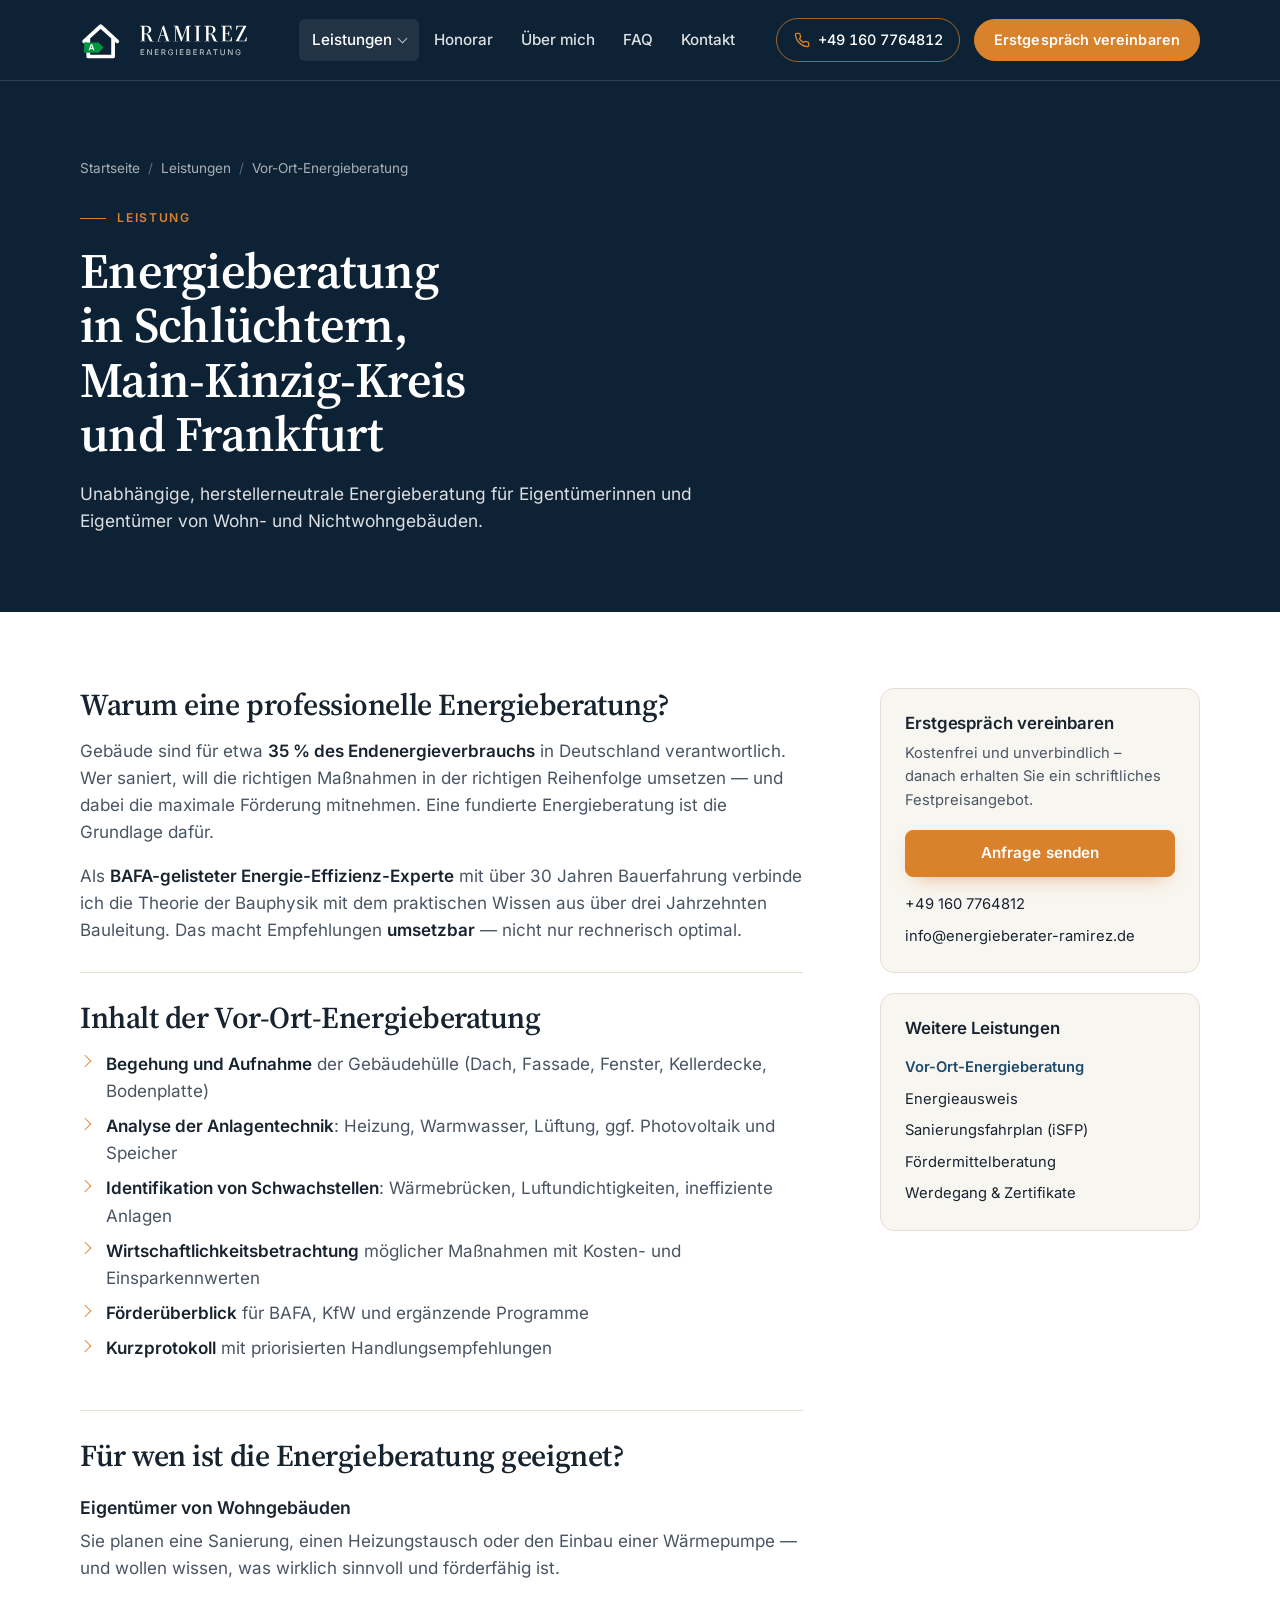
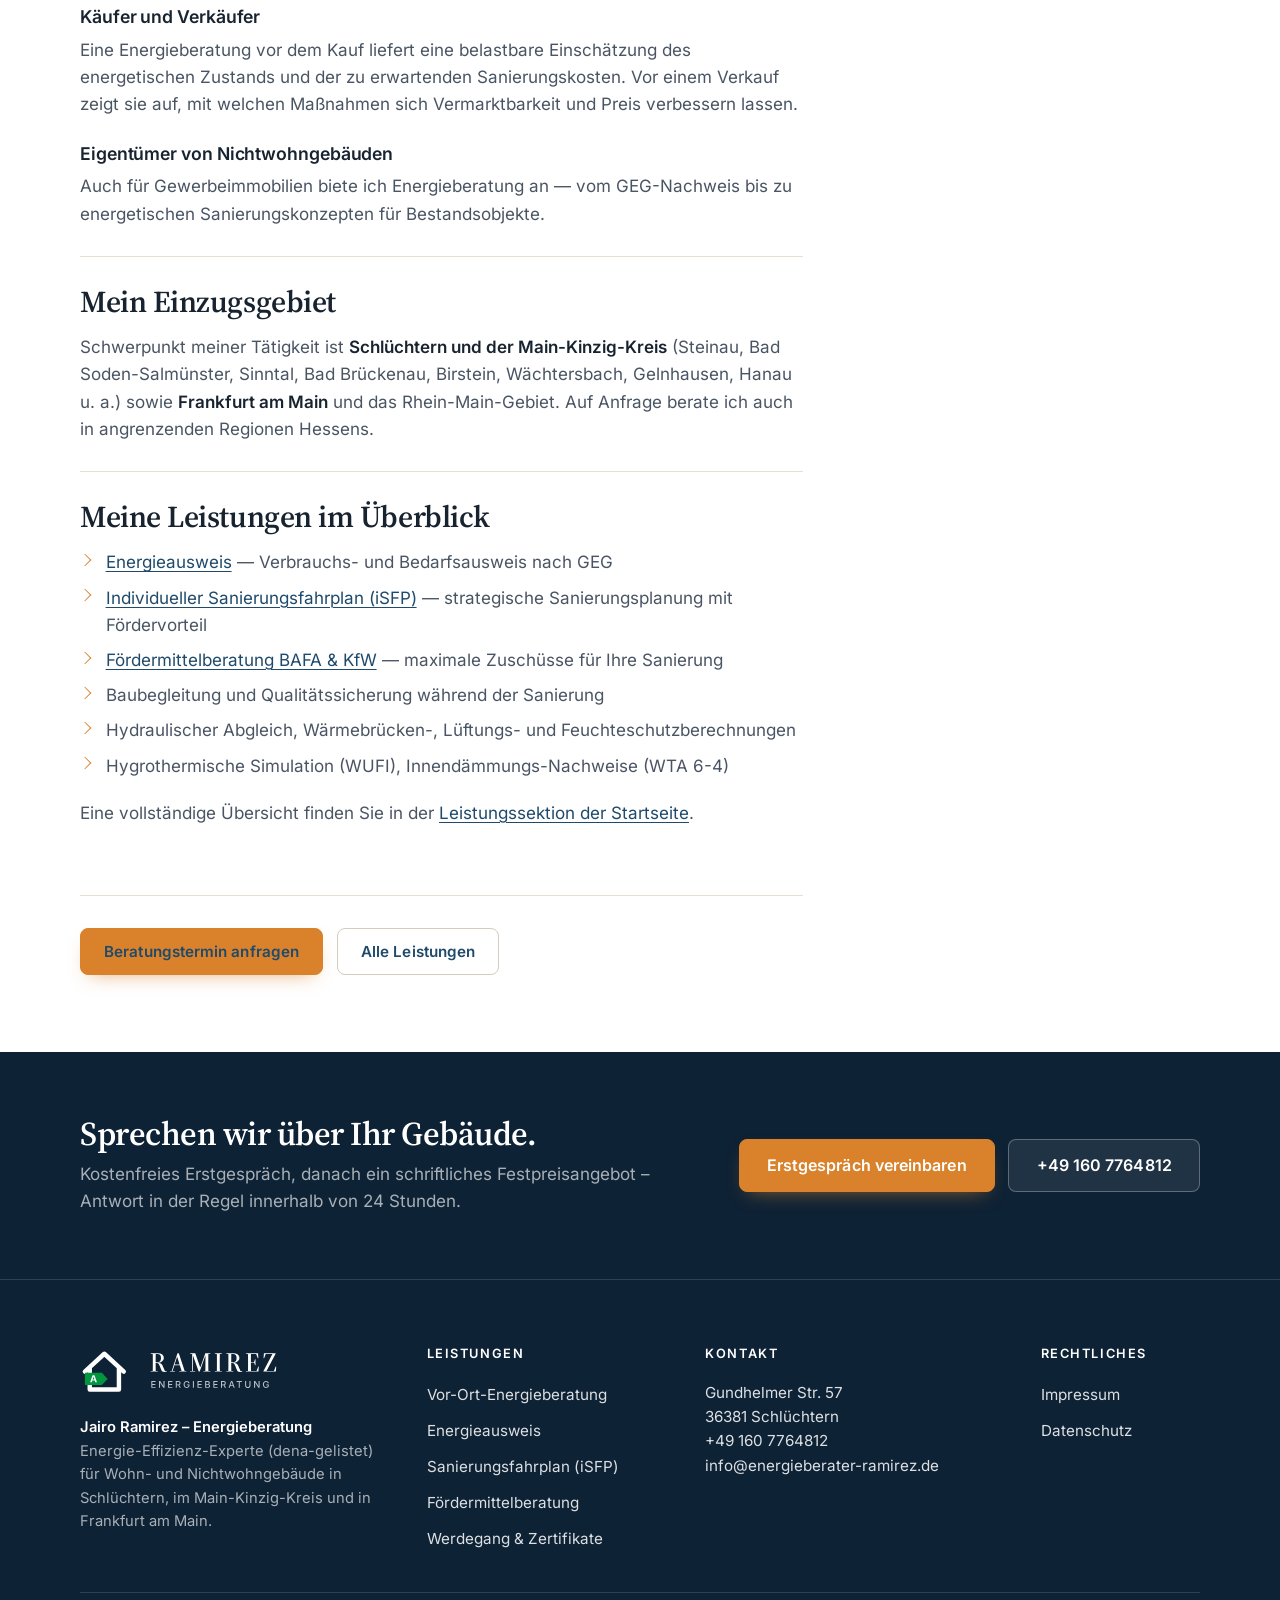
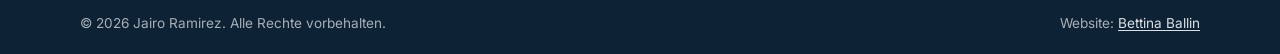
<file: energieberatung-schluechtern.html>
<!DOCTYPE html>
<html lang="de">
<head>
    <meta charset="UTF-8">
    <meta name="viewport" content="width=device-width, initial-scale=1.0">

    <title>Energieberatung Schlüchtern, Main-Kinzig-Kreis & Frankfurt | Jairo Ramirez</title>
    <meta name="description" content="Professionelle Vor-Ort-Energieberatung in Schlüchtern, Main-Kinzig-Kreis & Frankfurt. dena-gelistet, 30+ Jahre Baupraxis. Energieausweis, iSFP, Fördermittel.">
    <meta name="keywords" content="Energieberatung Schlüchtern, Energieberater Main-Kinzig-Kreis, Vor-Ort-Energieberatung, Energieberater Frankfurt, GEG-Beratung">
    <meta name="author" content="Jairo Ramirez">
    <meta name="robots" content="index, follow">
    <link rel="canonical" href="https://energieberater-ramirez.de/energieberatung-schluechtern.html">

    <meta property="og:title" content="Energieberatung Schlüchtern, Main-Kinzig-Kreis & Frankfurt">
    <meta property="og:description" content="Vor-Ort-Energieberatung vom dena-gelisteten Energie-Effizienz-Experten. Gebäudeanalyse, Förderstrategie und Sanierungsplanung aus einer Hand.">
    <meta property="og:type" content="website">
    <meta property="og:url" content="https://energieberater-ramirez.de/energieberatung-schluechtern.html">
    <meta property="og:image" content="https://energieberater-ramirez.de/ramirez.jpg">
    <meta property="og:locale" content="de_DE">
    <meta property="og:site_name" content="Energieberater Ramirez">

    <link rel="icon" href="/favicon.svg" type="image/svg+xml">
    <link rel="icon" href="/favicon.ico" sizes="32x32">
    <link rel="apple-touch-icon" sizes="180x180" href="/apple-touch-icon.png">
    <meta name="theme-color" content="#0E2235">
    <link rel="preload" href="fonts/source-serif-4-var.woff2" as="font" type="font/woff2" crossorigin>
    <link rel="preload" href="fonts/inter-var.woff2" as="font" type="font/woff2" crossorigin>
    <link rel="stylesheet" href="styles.min.css?v=20261108b">

    <script type="application/ld+json">
    {
      "@context": "https://schema.org",
      "@type": "Service",
      "serviceType": "Energieberatung",
      "name": "Vor-Ort-Energieberatung für Wohn- und Nichtwohngebäude",
      "description": "Umfassende Vor-Ort-Energieberatung mit Gebäudeaufnahme, Schwachstellenanalyse und konkreten Handlungsempfehlungen. dena-gelistet, mit über 30 Jahren Bauerfahrung.",
      "url": "https://energieberater-ramirez.de/energieberatung-schluechtern.html",
      "provider": {
        "@type": "LocalBusiness",
        "@id": "https://energieberater-ramirez.de/#business",
        "name": "Energieberater Ramirez",
        "telephone": "+49-160-7764812",
        "address": {
          "@type": "PostalAddress",
          "streetAddress": "Gundhelmer Str. 57",
          "addressLocality": "Schlüchtern",
          "postalCode": "36381",
          "addressCountry": "DE"
        }
      },
      "areaServed": [
        { "@type": "City", "name": "Schlüchtern" },
        { "@type": "City", "name": "Frankfurt am Main" },
        { "@type": "AdministrativeArea", "name": "Main-Kinzig-Kreis" }
      ]
    }
    </script>

    <script type="application/ld+json">
    {
      "@context": "https://schema.org",
      "@type": "BreadcrumbList",
      "itemListElement": [
        { "@type": "ListItem", "position": 1, "name": "Startseite", "item": "https://energieberater-ramirez.de/" },
        { "@type": "ListItem", "position": 2, "name": "Leistungen", "item": "https://energieberater-ramirez.de/#leistungen" },
        { "@type": "ListItem", "position": 3, "name": "Energieberatung Schlüchtern", "item": "https://energieberater-ramirez.de/energieberatung-schluechtern.html" }
      ]
    }
    </script>
</head>
<body>
    <header class="site-header">
      <div class="header-inner">
        <a href="index.html" class="logo-link" aria-label="Energieberater Ramirez – Startseite">
          <img src="logo-dark.svg" alt="Energieberater Ramirez – Jairo Ramirez, Energieberatung" class="logo" width="247" height="64" fetchpriority="high">
        </a>

        <button class="hamburger-menu" id="hamburgerMenu" aria-label="Navigation öffnen/schließen" aria-controls="headerContent" aria-expanded="false">
          <span class="hamburger-line"></span>
          <span class="hamburger-line"></span>
          <span class="hamburger-line"></span>
        </button>

        <div class="mobile-overlay" id="mobileOverlay"></div>
        <div class="header-content" id="headerContent">
            <nav class="site-nav" aria-label="Hauptnavigation">
                <ul>
                    <li class="has-submenu is-active">
                        <a href="index.html#leistungen" aria-haspopup="true">Leistungen</a>
                        <ul class="submenu">
                            <li><a href="energieberatung-schluechtern.html">Vor-Ort-Energieberatung <small>Begehung, Analyse, Kurzprotokoll</small></a></li>
                            <li><a href="energieausweis-schluechtern.html">Energieausweis <small>Verbrauchs- und Bedarfsausweis nach GEG</small></a></li>
                            <li><a href="sanierungsfahrplan-isfp.html">Sanierungsfahrplan (iSFP) <small>Gefördert mit 50&nbsp;% des Honorars</small></a></li>
                            <li><a href="foerdermittelberatung-bafa-kfw.html">Fördermittelberatung <small>BAFA, KfW, Landesprogramme</small></a></li>
                        </ul>
                    </li>
                    <li><a href="index.html#honorar">Honorar</a></li>
                    <li><a href="werdegang.html">Über mich</a></li>
                    <li><a href="index.html#faq">FAQ</a></li>
                    <li><a href="index.html#kontakt">Kontakt</a></li>
                </ul>
            </nav>
            <div class="header-actions">
                <a href="tel:+491607764812" class="header-phone">
                    <svg aria-hidden="true" focusable="false" viewBox="0 0 24 24" fill="none" stroke="currentColor" stroke-width="2" stroke-linecap="round" stroke-linejoin="round">
                        <path d="M22 16.92v3a2 2 0 0 1-2.18 2 19.79 19.79 0 0 1-8.63-3.07 19.5 19.5 0 0 1-6-6 19.79 19.79 0 0 1-3.07-8.67A2 2 0 0 1 4.11 2h3a2 2 0 0 1 2 1.72 12.84 12.84 0 0 0 .7 2.81 2 2 0 0 1-.45 2.11L8.09 9.91a16 16 0 0 0 6 6l1.27-1.27a2 2 0 0 1 2.11-.45 12.84 12.84 0 0 0 2.81.7A2 2 0 0 1 22 16.92z"/>
                    </svg>
                    <span>+49 160 7764812</span>
                </a>
                <a href="index.html#kontakt" class="btn btn--dark">Erstgespräch vereinbaren</a>
            </div>
        </div>
      </div>
    </header>


    <section class="page-hero">
        <div class="container">
            <ol class="breadcrumb" aria-label="Brotkrumen"><li><a href="index.html">Startseite</a></li><li><a href="index.html#leistungen">Leistungen</a></li><li aria-current="page">Vor-Ort-Energieberatung</li></ol>
            <p class="eyebrow">Leistung</p>
            <h1>Energieberatung in Schlüchtern, Main-Kinzig-Kreis und Frankfurt</h1>
            <p class="lead">Unabhängige, herstellerneutrale Energieberatung für Eigentümerinnen und Eigentümer von Wohn- und Nichtwohngebäuden.</p>
        </div>
    </section>

    <main id="main" class="page">
        <div class="container page-grid">
            <article class="prose">
            <div class="legal-content">
                <h2>Warum eine professionelle Energieberatung?</h2>
                <p>Gebäude sind für etwa <strong>35&nbsp;% des Endenergieverbrauchs</strong> in Deutschland verantwortlich. Wer saniert, will die richtigen Maßnahmen in der richtigen Reihenfolge umsetzen — und dabei die maximale Förderung mitnehmen. Eine fundierte Energieberatung ist die Grundlage dafür.</p>
                <p>Als <strong>BAFA-gelisteter Energie-Effizienz-Experte</strong> mit über 30&nbsp;Jahren Bauerfahrung verbinde ich die Theorie der Bauphysik mit dem praktischen Wissen aus über drei Jahrzehnten Bauleitung. Das macht Empfehlungen <strong>umsetzbar</strong> — nicht nur rechnerisch optimal.</p>
            </div>

            <div class="legal-content">
                <h2>Inhalt der Vor-Ort-Energieberatung</h2>
                <ul>
                    <li><strong>Begehung und Aufnahme</strong> der Gebäudehülle (Dach, Fassade, Fenster, Kellerdecke, Bodenplatte)</li>
                    <li><strong>Analyse der Anlagentechnik</strong>: Heizung, Warmwasser, Lüftung, ggf. Photovoltaik und Speicher</li>
                    <li><strong>Identifikation von Schwachstellen</strong>: Wärmebrücken, Luftundichtigkeiten, ineffiziente Anlagen</li>
                    <li><strong>Wirtschaftlichkeitsbetrachtung</strong> möglicher Maßnahmen mit Kosten- und Einsparkennwerten</li>
                    <li><strong>Förderüberblick</strong> für BAFA, KfW und ergänzende Programme</li>
                    <li><strong>Kurzprotokoll</strong> mit priorisierten Handlungsempfehlungen</li>
                </ul>
            </div>

            <div class="legal-content">
                <h2>Für wen ist die Energieberatung geeignet?</h2>
                <h3>Eigentümer von Wohngebäuden</h3>
                <p>Sie planen eine Sanierung, einen Heizungstausch oder den Einbau einer Wärmepumpe — und wollen wissen, was wirklich sinnvoll und förderfähig ist.</p>

                <h3>Käufer und Verkäufer</h3>
                <p>Eine Energieberatung vor dem Kauf liefert eine belastbare Einschätzung des energetischen Zustands und der zu erwartenden Sanierungskosten. Vor einem Verkauf zeigt sie auf, mit welchen Maßnahmen sich Vermarktbarkeit und Preis verbessern lassen.</p>

                <h3>Eigentümer von Nichtwohngebäuden</h3>
                <p>Auch für Gewerbeimmobilien biete ich Energieberatung an — vom GEG-Nachweis bis zu energetischen Sanierungskonzepten für Bestandsobjekte.</p>
            </div>

            <div class="legal-content">
                <h2>Mein Einzugsgebiet</h2>
                <p>Schwerpunkt meiner Tätigkeit ist <strong>Schlüchtern und der Main-Kinzig-Kreis</strong> (Steinau, Bad Soden-Salmünster, Sinntal, Bad Brückenau, Birstein, Wächtersbach, Gelnhausen, Hanau u. a.) sowie <strong>Frankfurt am Main</strong> und das Rhein-Main-Gebiet. Auf Anfrage berate ich auch in angrenzenden Regionen Hessens.</p>
            </div>

            <div class="legal-content">
                <h2>Meine Leistungen im Überblick</h2>
                <ul>
                    <li><a href="energieausweis-schluechtern.html">Energieausweis</a> — Verbrauchs- und Bedarfsausweis nach GEG</li>
                    <li><a href="sanierungsfahrplan-isfp.html">Individueller Sanierungsfahrplan (iSFP)</a> — strategische Sanierungsplanung mit Fördervorteil</li>
                    <li><a href="foerdermittelberatung-bafa-kfw.html">Fördermittelberatung BAFA &amp; KfW</a> — maximale Zuschüsse für Ihre Sanierung</li>
                    <li>Baubegleitung und Qualitätssicherung während der Sanierung</li>
                    <li>Hydraulischer Abgleich, Wärmebrücken-, Lüftungs- und Feuchteschutzberechnungen</li>
                    <li>Hygrothermische Simulation (WUFI), Innendämmungs-Nachweise (WTA 6-4)</li>
                </ul>
                <p>Eine vollständige Übersicht finden Sie in der <a href="index.html#leistungen">Leistungssektion der Startseite</a>.</p>
            </div>

            <div class="back-navigation">
                <a href="index.html#kontakt" class="btn btn--primary">Beratungstermin anfragen</a>
                <a href="index.html#leistungen" class="btn btn--outline">Alle Leistungen</a>
            </div>
            </article>
            <aside class="page-aside" aria-label="Kontakt und weitere Leistungen">
                <div class="aside-card">
                    <h3>Erstgespräch vereinbaren</h3>
                    <p>Kostenfrei und unverbindlich – danach erhalten Sie ein schriftliches Festpreisangebot.</p>
                    <a href="index.html#kontakt" class="btn btn--primary">Anfrage senden</a>
                    <ul>
                        <li><a href="tel:+491607764812">+49 160 7764812</a></li>
                        <li><a href="mailto:info@energieberater-ramirez.de">info@energieberater-ramirez.de</a></li>
                    </ul>
                </div>
                <div class="aside-card aside-card--nav">
                    <h3>Weitere Leistungen</h3>
                    <ul>
                        <li class="is-current"><a href="energieberatung-schluechtern.html">Vor-Ort-Energieberatung</a></li>
                        <li><a href="energieausweis-schluechtern.html">Energieausweis</a></li>
                        <li><a href="sanierungsfahrplan-isfp.html">Sanierungsfahrplan (iSFP)</a></li>
                        <li><a href="foerdermittelberatung-bafa-kfw.html">Fördermittelberatung</a></li>
                        <li><a href="werdegang.html">Werdegang &amp; Zertifikate</a></li>
                    </ul>
                </div>
            </aside>
        </div>
    </main>

    <section class="cta-band" aria-label="Kontakt aufnehmen">
      <div class="container cta-band-inner">
        <div>
          <h2>Sprechen wir über Ihr Gebäude.</h2>
          <p>Kostenfreies Erstgespräch, danach ein schriftliches Festpreisangebot – Antwort in der Regel innerhalb von 24 Stunden.</p>
        </div>
        <div class="cta-band-actions">
          <a href="index.html#kontakt" class="btn btn--primary btn--lg">Erstgespräch vereinbaren</a>
          <a href="tel:+491607764812" class="btn btn--light btn--lg">+49 160 7764812</a>
        </div>
      </div>
    </section>

    

    <footer class="site-footer">
      <div class="container">
        <div class="footer-grid">
          <div class="footer-brand">
            <img src="logo-dark.svg" alt="" class="footer-logo" width="247" height="64" loading="lazy" decoding="async">
            <p><strong>Jairo Ramirez – Energieberatung</strong><br>Energie-Effizienz-Experte (dena-gelistet) für Wohn- und Nichtwohngebäude in Schlüchtern, im Main-Kinzig-Kreis und in Frankfurt am Main.</p>
          </div>
          <div class="footer-col">
            <h4>Leistungen</h4>
            <ul>
              <li><a href="energieberatung-schluechtern.html">Vor-Ort-Energieberatung</a></li>
              <li><a href="energieausweis-schluechtern.html">Energieausweis</a></li>
              <li><a href="sanierungsfahrplan-isfp.html">Sanierungsfahrplan (iSFP)</a></li>
              <li><a href="foerdermittelberatung-bafa-kfw.html">Fördermittelberatung</a></li>
              <li><a href="werdegang.html">Werdegang &amp; Zertifikate</a></li>
            </ul>
          </div>
          <div class="footer-col">
            <h4>Kontakt</h4>
            <address>
              Gundhelmer Str. 57<br>36381 Schlüchtern<br>
              <a href="tel:+491607764812">+49 160 7764812</a><br>
              <a href="mailto:info@energieberater-ramirez.de">info@energieberater-ramirez.de</a>
            </address>
          </div>
          <div class="footer-col">
            <h4>Rechtliches</h4>
            <ul>
              <li><a href="impressum.html">Impressum</a></li>
              <li><a href="datenschutz.html">Datenschutz</a></li>
            </ul>
          </div>
        </div>
        <div class="footer-bottom">
          <span>&copy; 2026 Jairo Ramirez. Alle Rechte vorbehalten.</span>
          <span>Website: <a href="https://bballin.me" rel="noopener" target="_blank">Bettina Ballin</a></span>
        </div>
      </div>
    </footer>
    <script src="script.js?v=20261108b" defer></script>
</body>
</html>
</file>
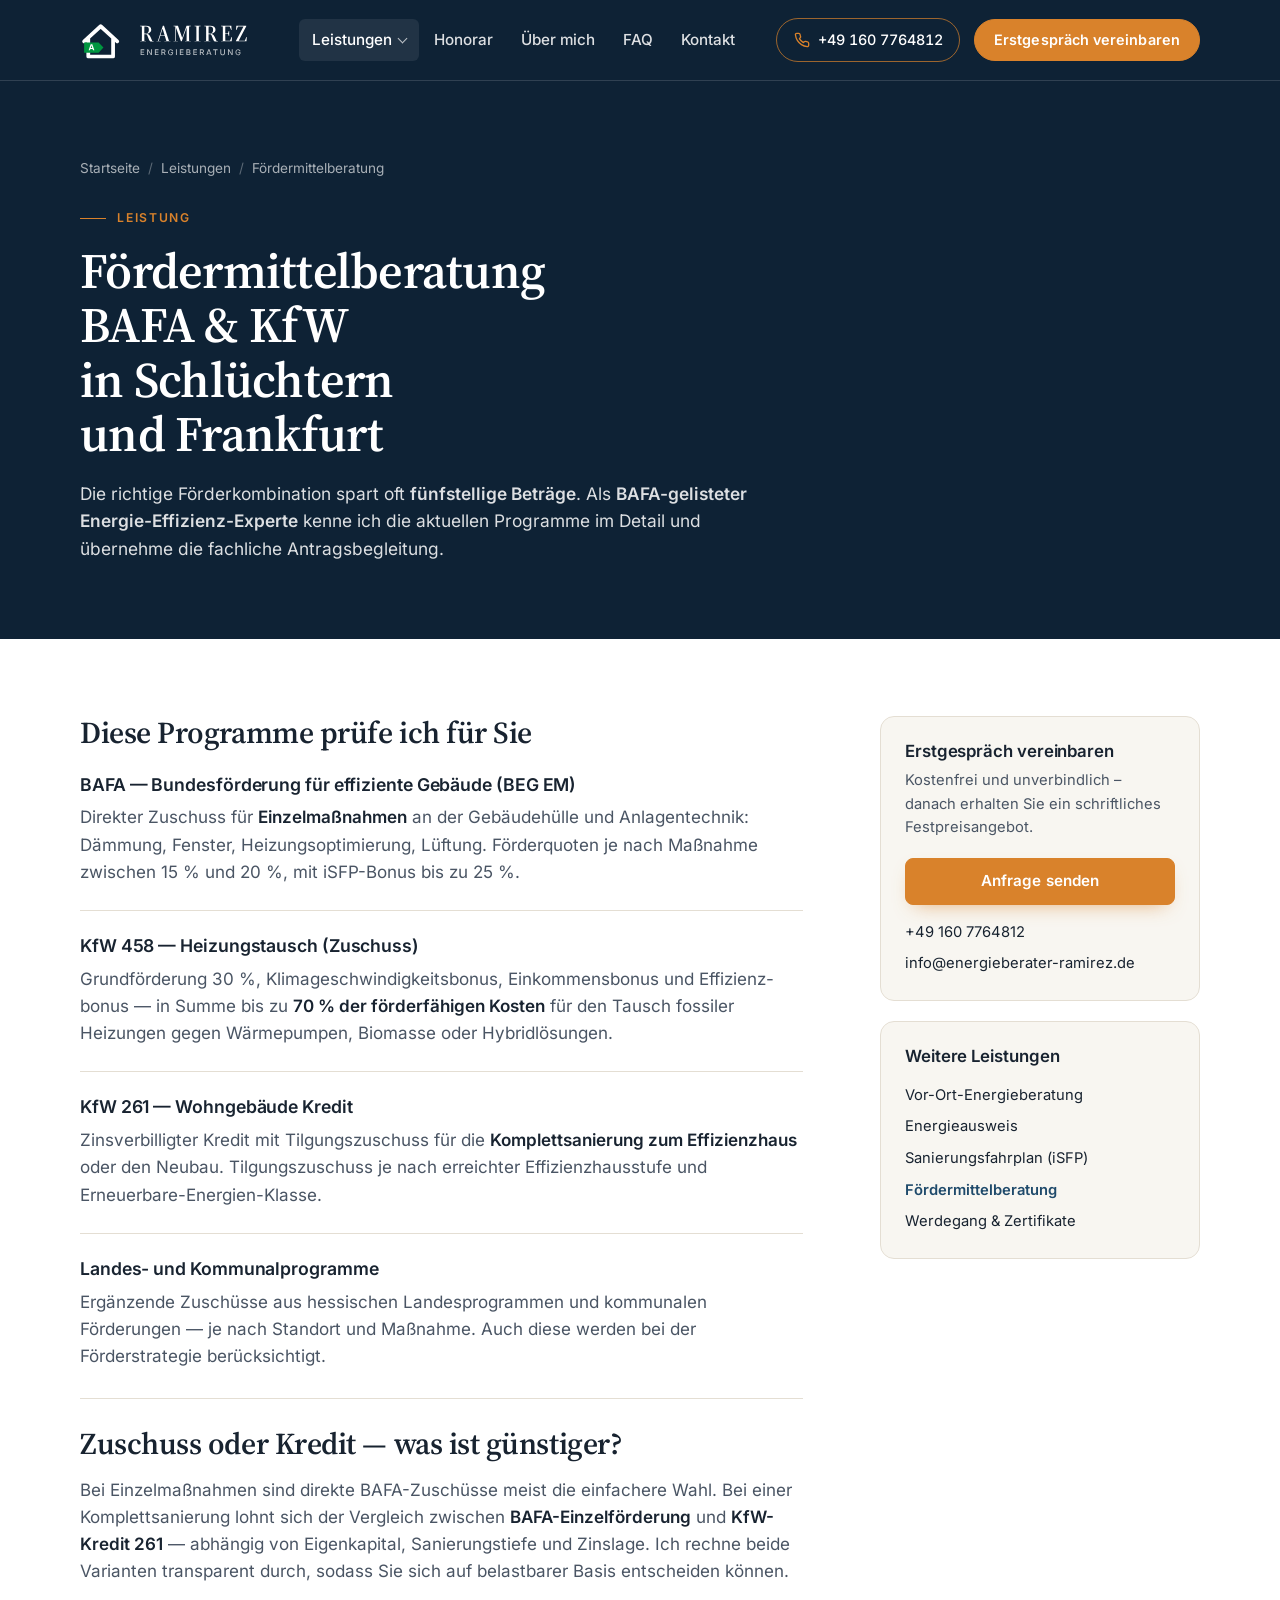
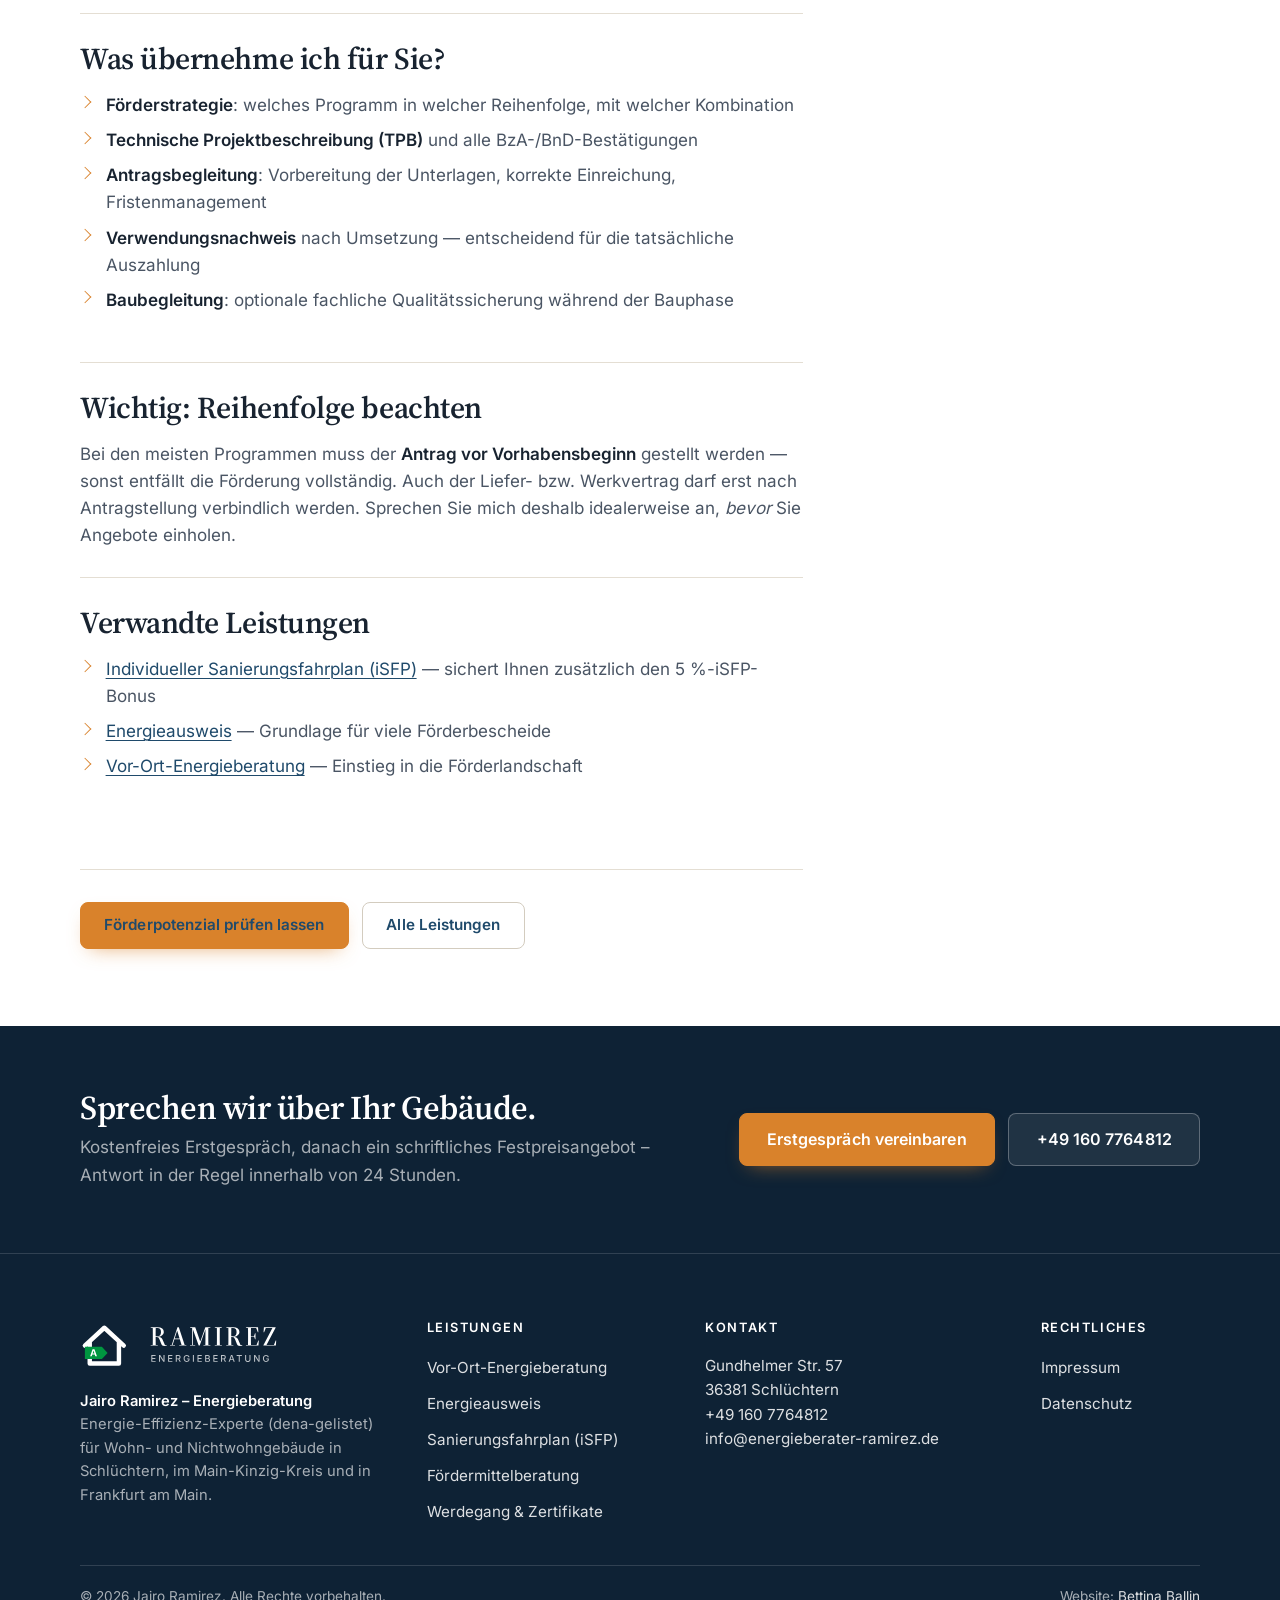
<file: foerdermittelberatung-bafa-kfw.html>
<!DOCTYPE html>
<html lang="de">
<head>
    <meta charset="UTF-8">
    <meta name="viewport" content="width=device-width, initial-scale=1.0">

    <title>Fördermittelberatung BAFA & KfW Schlüchtern | Energieberater Ramirez</title>
    <meta name="description" content="BAFA- und KfW-Fördermittelberatung für energetische Sanierung in Schlüchtern, Main-Kinzig-Kreis & Frankfurt. Antragsbegleitung vom dena-gelisteten Energie-Effizienz-Experten.">
    <meta name="keywords" content="BAFA Förderung, KfW Förderung, Fördermittelberatung Schlüchtern, BEG Einzelmaßnahmen, KfW 261, Heizungstausch Förderung">
    <meta name="author" content="Jairo Ramirez">
    <meta name="robots" content="index, follow">
    <link rel="canonical" href="https://energieberater-ramirez.de/foerdermittelberatung-bafa-kfw.html">

    <meta property="og:title" content="Fördermittelberatung BAFA & KfW | Energieberater Ramirez">
    <meta property="og:description" content="Maximale Förderung für Ihre Sanierung. BAFA, KfW, Heizungstausch — Antragsbegleitung vom Energie-Effizienz-Experten.">
    <meta property="og:type" content="website">
    <meta property="og:url" content="https://energieberater-ramirez.de/foerdermittelberatung-bafa-kfw.html">
    <meta property="og:image" content="https://energieberater-ramirez.de/ramirez.jpg">
    <meta property="og:locale" content="de_DE">
    <meta property="og:site_name" content="Energieberater Ramirez">

    <link rel="icon" href="/favicon.svg" type="image/svg+xml">
    <link rel="icon" href="/favicon.ico" sizes="32x32">
    <link rel="apple-touch-icon" sizes="180x180" href="/apple-touch-icon.png">
    <meta name="theme-color" content="#0E2235">
    <link rel="preload" href="fonts/source-serif-4-var.woff2" as="font" type="font/woff2" crossorigin>
    <link rel="preload" href="fonts/inter-var.woff2" as="font" type="font/woff2" crossorigin>
    <link rel="stylesheet" href="styles.min.css?v=20261108b">

    <script type="application/ld+json">
    {
      "@context": "https://schema.org",
      "@type": "Service",
      "serviceType": "Fördermittelberatung BAFA und KfW",
      "name": "Fördermittelberatung für energetische Sanierung",
      "description": "Beratung, Antragstellung und Verwendungsnachweis für BAFA- und KfW-Förderprogramme der Bundesförderung effiziente Gebäude (BEG).",
      "url": "https://energieberater-ramirez.de/foerdermittelberatung-bafa-kfw.html",
      "provider": {
        "@type": "LocalBusiness",
        "@id": "https://energieberater-ramirez.de/#business",
        "name": "Energieberater Ramirez",
        "telephone": "+49-160-7764812",
        "address": {
          "@type": "PostalAddress",
          "streetAddress": "Gundhelmer Str. 57",
          "addressLocality": "Schlüchtern",
          "postalCode": "36381",
          "addressCountry": "DE"
        }
      },
      "areaServed": [
        { "@type": "City", "name": "Schlüchtern" },
        { "@type": "City", "name": "Frankfurt am Main" },
        { "@type": "AdministrativeArea", "name": "Main-Kinzig-Kreis" }
      ]
    }
    </script>

    <script type="application/ld+json">
    {
      "@context": "https://schema.org",
      "@type": "BreadcrumbList",
      "itemListElement": [
        { "@type": "ListItem", "position": 1, "name": "Startseite", "item": "https://energieberater-ramirez.de/" },
        { "@type": "ListItem", "position": 2, "name": "Leistungen", "item": "https://energieberater-ramirez.de/#leistungen" },
        { "@type": "ListItem", "position": 3, "name": "Fördermittelberatung BAFA & KfW", "item": "https://energieberater-ramirez.de/foerdermittelberatung-bafa-kfw.html" }
      ]
    }
    </script>
</head>
<body>
    <header class="site-header">
      <div class="header-inner">
        <a href="index.html" class="logo-link" aria-label="Energieberater Ramirez – Startseite">
          <img src="logo-dark.svg" alt="Energieberater Ramirez – Jairo Ramirez, Energieberatung" class="logo" width="247" height="64" fetchpriority="high">
        </a>

        <button class="hamburger-menu" id="hamburgerMenu" aria-label="Navigation öffnen/schließen" aria-controls="headerContent" aria-expanded="false">
          <span class="hamburger-line"></span>
          <span class="hamburger-line"></span>
          <span class="hamburger-line"></span>
        </button>

        <div class="mobile-overlay" id="mobileOverlay"></div>
        <div class="header-content" id="headerContent">
            <nav class="site-nav" aria-label="Hauptnavigation">
                <ul>
                    <li class="has-submenu is-active">
                        <a href="index.html#leistungen" aria-haspopup="true">Leistungen</a>
                        <ul class="submenu">
                            <li><a href="energieberatung-schluechtern.html">Vor-Ort-Energieberatung <small>Begehung, Analyse, Kurzprotokoll</small></a></li>
                            <li><a href="energieausweis-schluechtern.html">Energieausweis <small>Verbrauchs- und Bedarfsausweis nach GEG</small></a></li>
                            <li><a href="sanierungsfahrplan-isfp.html">Sanierungsfahrplan (iSFP) <small>Gefördert mit 50&nbsp;% des Honorars</small></a></li>
                            <li><a href="foerdermittelberatung-bafa-kfw.html">Fördermittelberatung <small>BAFA, KfW, Landesprogramme</small></a></li>
                        </ul>
                    </li>
                    <li><a href="index.html#honorar">Honorar</a></li>
                    <li><a href="werdegang.html">Über mich</a></li>
                    <li><a href="index.html#faq">FAQ</a></li>
                    <li><a href="index.html#kontakt">Kontakt</a></li>
                </ul>
            </nav>
            <div class="header-actions">
                <a href="tel:+491607764812" class="header-phone">
                    <svg aria-hidden="true" focusable="false" viewBox="0 0 24 24" fill="none" stroke="currentColor" stroke-width="2" stroke-linecap="round" stroke-linejoin="round">
                        <path d="M22 16.92v3a2 2 0 0 1-2.18 2 19.79 19.79 0 0 1-8.63-3.07 19.5 19.5 0 0 1-6-6 19.79 19.79 0 0 1-3.07-8.67A2 2 0 0 1 4.11 2h3a2 2 0 0 1 2 1.72 12.84 12.84 0 0 0 .7 2.81 2 2 0 0 1-.45 2.11L8.09 9.91a16 16 0 0 0 6 6l1.27-1.27a2 2 0 0 1 2.11-.45 12.84 12.84 0 0 0 2.81.7A2 2 0 0 1 22 16.92z"/>
                    </svg>
                    <span>+49 160 7764812</span>
                </a>
                <a href="index.html#kontakt" class="btn btn--dark">Erstgespräch vereinbaren</a>
            </div>
        </div>
      </div>
    </header>


    <section class="page-hero">
        <div class="container">
            <ol class="breadcrumb" aria-label="Brotkrumen"><li><a href="index.html">Startseite</a></li><li><a href="index.html#leistungen">Leistungen</a></li><li aria-current="page">Fördermittelberatung</li></ol>
            <p class="eyebrow">Leistung</p>
            <h1>Fördermittelberatung BAFA &amp; KfW in Schlüchtern und Frankfurt</h1>
            <p class="lead">Die richtige Förderkombination spart oft <strong>fünfstellige Beträge</strong>. Als <strong>BAFA-gelisteter Energie-Effizienz-Experte</strong> kenne ich die aktuellen Programme im Detail und übernehme die fachliche Antragsbegleitung.</p>
        </div>
    </section>

    <main id="main" class="page">
        <div class="container page-grid">
            <article class="prose">
            <div class="legal-content">
                <h2>Diese Programme prüfe ich für Sie</h2>
                <h3>BAFA — Bundesförderung für effiziente Gebäude (BEG EM)</h3>
                <p>Direkter Zuschuss für <strong>Einzelmaßnahmen</strong> an der Gebäudehülle und Anlagentechnik: Dämmung, Fenster, Heizungsoptimierung, Lüftung. Förderquoten je nach Maßnahme zwischen 15&nbsp;% und 20&nbsp;%, mit iSFP-Bonus bis zu 25&nbsp;%.</p>

                <hr class="section-divider">

                <h3>KfW 458 — Heizungstausch (Zuschuss)</h3>
                <p>Grund­förderung 30&nbsp;%, Klima­geschwindigkeits­bonus, Einkommens­bonus und Effizienz­bonus — in Summe bis zu <strong>70&nbsp;% der förderfähigen Kosten</strong> für den Tausch fossiler Heizungen gegen Wärmepumpen, Biomasse oder Hybrid­lösungen.</p>

                <hr class="section-divider">

                <h3>KfW 261 — Wohngebäude Kredit</h3>
                <p>Zinsverbilligter Kredit mit Tilgungszuschuss für die <strong>Komplettsanierung zum Effizienzhaus</strong> oder den Neubau. Tilgungszuschuss je nach erreichter Effizienzhausstufe und Erneuerbare-Energien-Klasse.</p>

                <hr class="section-divider">

                <h3>Landes- und Kommunalprogramme</h3>
                <p>Ergänzende Zuschüsse aus hessischen Landesprogrammen und kommunalen Förderungen — je nach Standort und Maßnahme. Auch diese werden bei der Förderstrategie berücksichtigt.</p>
            </div>

            <div class="legal-content">
                <h2>Zuschuss oder Kredit — was ist günstiger?</h2>
                <p>Bei Einzelmaßnahmen sind direkte BAFA-Zuschüsse meist die einfachere Wahl. Bei einer Komplettsanierung lohnt sich der Vergleich zwischen <strong>BAFA-Einzelförderung</strong> und <strong>KfW-Kredit 261</strong> — abhängig von Eigenkapital, Sanierungstiefe und Zinslage. Ich rechne beide Varianten transparent durch, sodass Sie sich auf belastbarer Basis entscheiden können.</p>
            </div>

            <div class="legal-content">
                <h2>Was übernehme ich für Sie?</h2>
                <ul>
                    <li><strong>Förderstrategie</strong>: welches Programm in welcher Reihenfolge, mit welcher Kombination</li>
                    <li><strong>Technische Projektbeschreibung (TPB)</strong> und alle BzA-/BnD-Bestätigungen</li>
                    <li><strong>Antragsbegleitung</strong>: Vorbereitung der Unterlagen, korrekte Einreichung, Fristenmanagement</li>
                    <li><strong>Verwendungsnachweis</strong> nach Umsetzung — entscheidend für die tatsächliche Auszahlung</li>
                    <li><strong>Baubegleitung</strong>: optionale fachliche Qualitätssicherung während der Bauphase</li>
                </ul>
            </div>

            <div class="legal-content">
                <h2>Wichtig: Reihenfolge beachten</h2>
                <p>Bei den meisten Programmen muss der <strong>Antrag vor Vorhabensbeginn</strong> gestellt werden — sonst entfällt die Förderung vollständig. Auch der Liefer- bzw. Werkvertrag darf erst nach Antragstellung verbindlich werden. Sprechen Sie mich deshalb idealerweise an, <em>bevor</em> Sie Angebote einholen.</p>
            </div>

            <div class="legal-content">
                <h2>Verwandte Leistungen</h2>
                <ul>
                    <li><a href="sanierungsfahrplan-isfp.html">Individueller Sanierungsfahrplan (iSFP)</a> — sichert Ihnen zusätzlich den 5&nbsp;%-iSFP-Bonus</li>
                    <li><a href="energieausweis-schluechtern.html">Energieausweis</a> — Grundlage für viele Förderbescheide</li>
                    <li><a href="energieberatung-schluechtern.html">Vor-Ort-Energieberatung</a> — Einstieg in die Förderlandschaft</li>
                </ul>
            </div>

            <div class="back-navigation">
                <a href="index.html#kontakt" class="btn btn--primary">Förderpotenzial prüfen lassen</a>
                <a href="index.html#leistungen" class="btn btn--outline">Alle Leistungen</a>
            </div>
            </article>
            <aside class="page-aside" aria-label="Kontakt und weitere Leistungen">
                <div class="aside-card">
                    <h3>Erstgespräch vereinbaren</h3>
                    <p>Kostenfrei und unverbindlich – danach erhalten Sie ein schriftliches Festpreisangebot.</p>
                    <a href="index.html#kontakt" class="btn btn--primary">Anfrage senden</a>
                    <ul>
                        <li><a href="tel:+491607764812">+49 160 7764812</a></li>
                        <li><a href="mailto:info@energieberater-ramirez.de">info@energieberater-ramirez.de</a></li>
                    </ul>
                </div>
                <div class="aside-card aside-card--nav">
                    <h3>Weitere Leistungen</h3>
                    <ul>
                        <li><a href="energieberatung-schluechtern.html">Vor-Ort-Energieberatung</a></li>
                        <li><a href="energieausweis-schluechtern.html">Energieausweis</a></li>
                        <li><a href="sanierungsfahrplan-isfp.html">Sanierungsfahrplan (iSFP)</a></li>
                        <li class="is-current"><a href="foerdermittelberatung-bafa-kfw.html">Fördermittelberatung</a></li>
                        <li><a href="werdegang.html">Werdegang &amp; Zertifikate</a></li>
                    </ul>
                </div>
            </aside>
        </div>
    </main>

    <section class="cta-band" aria-label="Kontakt aufnehmen">
      <div class="container cta-band-inner">
        <div>
          <h2>Sprechen wir über Ihr Gebäude.</h2>
          <p>Kostenfreies Erstgespräch, danach ein schriftliches Festpreisangebot – Antwort in der Regel innerhalb von 24 Stunden.</p>
        </div>
        <div class="cta-band-actions">
          <a href="index.html#kontakt" class="btn btn--primary btn--lg">Erstgespräch vereinbaren</a>
          <a href="tel:+491607764812" class="btn btn--light btn--lg">+49 160 7764812</a>
        </div>
      </div>
    </section>

    

    <footer class="site-footer">
      <div class="container">
        <div class="footer-grid">
          <div class="footer-brand">
            <img src="logo-dark.svg" alt="" class="footer-logo" width="247" height="64" loading="lazy" decoding="async">
            <p><strong>Jairo Ramirez – Energieberatung</strong><br>Energie-Effizienz-Experte (dena-gelistet) für Wohn- und Nichtwohngebäude in Schlüchtern, im Main-Kinzig-Kreis und in Frankfurt am Main.</p>
          </div>
          <div class="footer-col">
            <h4>Leistungen</h4>
            <ul>
              <li><a href="energieberatung-schluechtern.html">Vor-Ort-Energieberatung</a></li>
              <li><a href="energieausweis-schluechtern.html">Energieausweis</a></li>
              <li><a href="sanierungsfahrplan-isfp.html">Sanierungsfahrplan (iSFP)</a></li>
              <li><a href="foerdermittelberatung-bafa-kfw.html">Fördermittelberatung</a></li>
              <li><a href="werdegang.html">Werdegang &amp; Zertifikate</a></li>
            </ul>
          </div>
          <div class="footer-col">
            <h4>Kontakt</h4>
            <address>
              Gundhelmer Str. 57<br>36381 Schlüchtern<br>
              <a href="tel:+491607764812">+49 160 7764812</a><br>
              <a href="mailto:info@energieberater-ramirez.de">info@energieberater-ramirez.de</a>
            </address>
          </div>
          <div class="footer-col">
            <h4>Rechtliches</h4>
            <ul>
              <li><a href="impressum.html">Impressum</a></li>
              <li><a href="datenschutz.html">Datenschutz</a></li>
            </ul>
          </div>
        </div>
        <div class="footer-bottom">
          <span>&copy; 2026 Jairo Ramirez. Alle Rechte vorbehalten.</span>
          <span>Website: <a href="https://bballin.me" rel="noopener" target="_blank">Bettina Ballin</a></span>
        </div>
      </div>
    </footer>
    <script src="script.js?v=20261108b" defer></script>
</body>
</html>
</file>
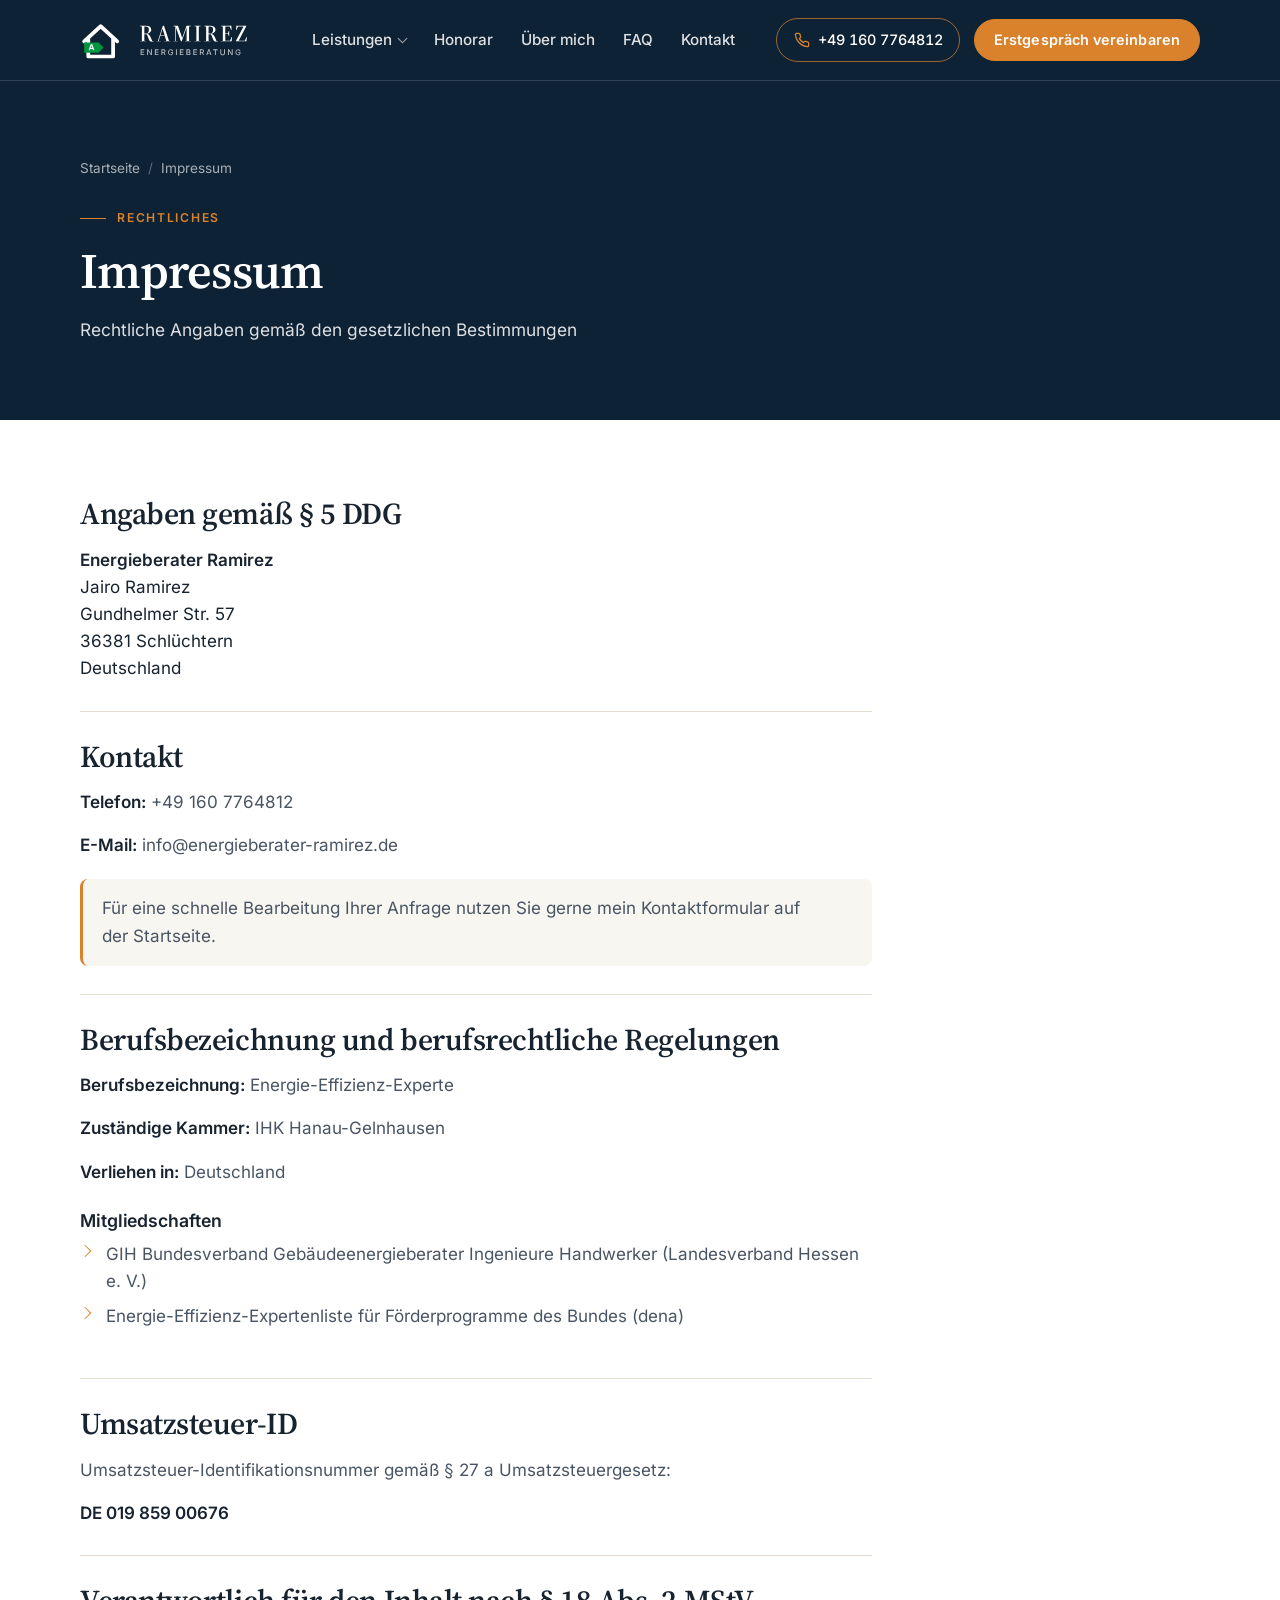
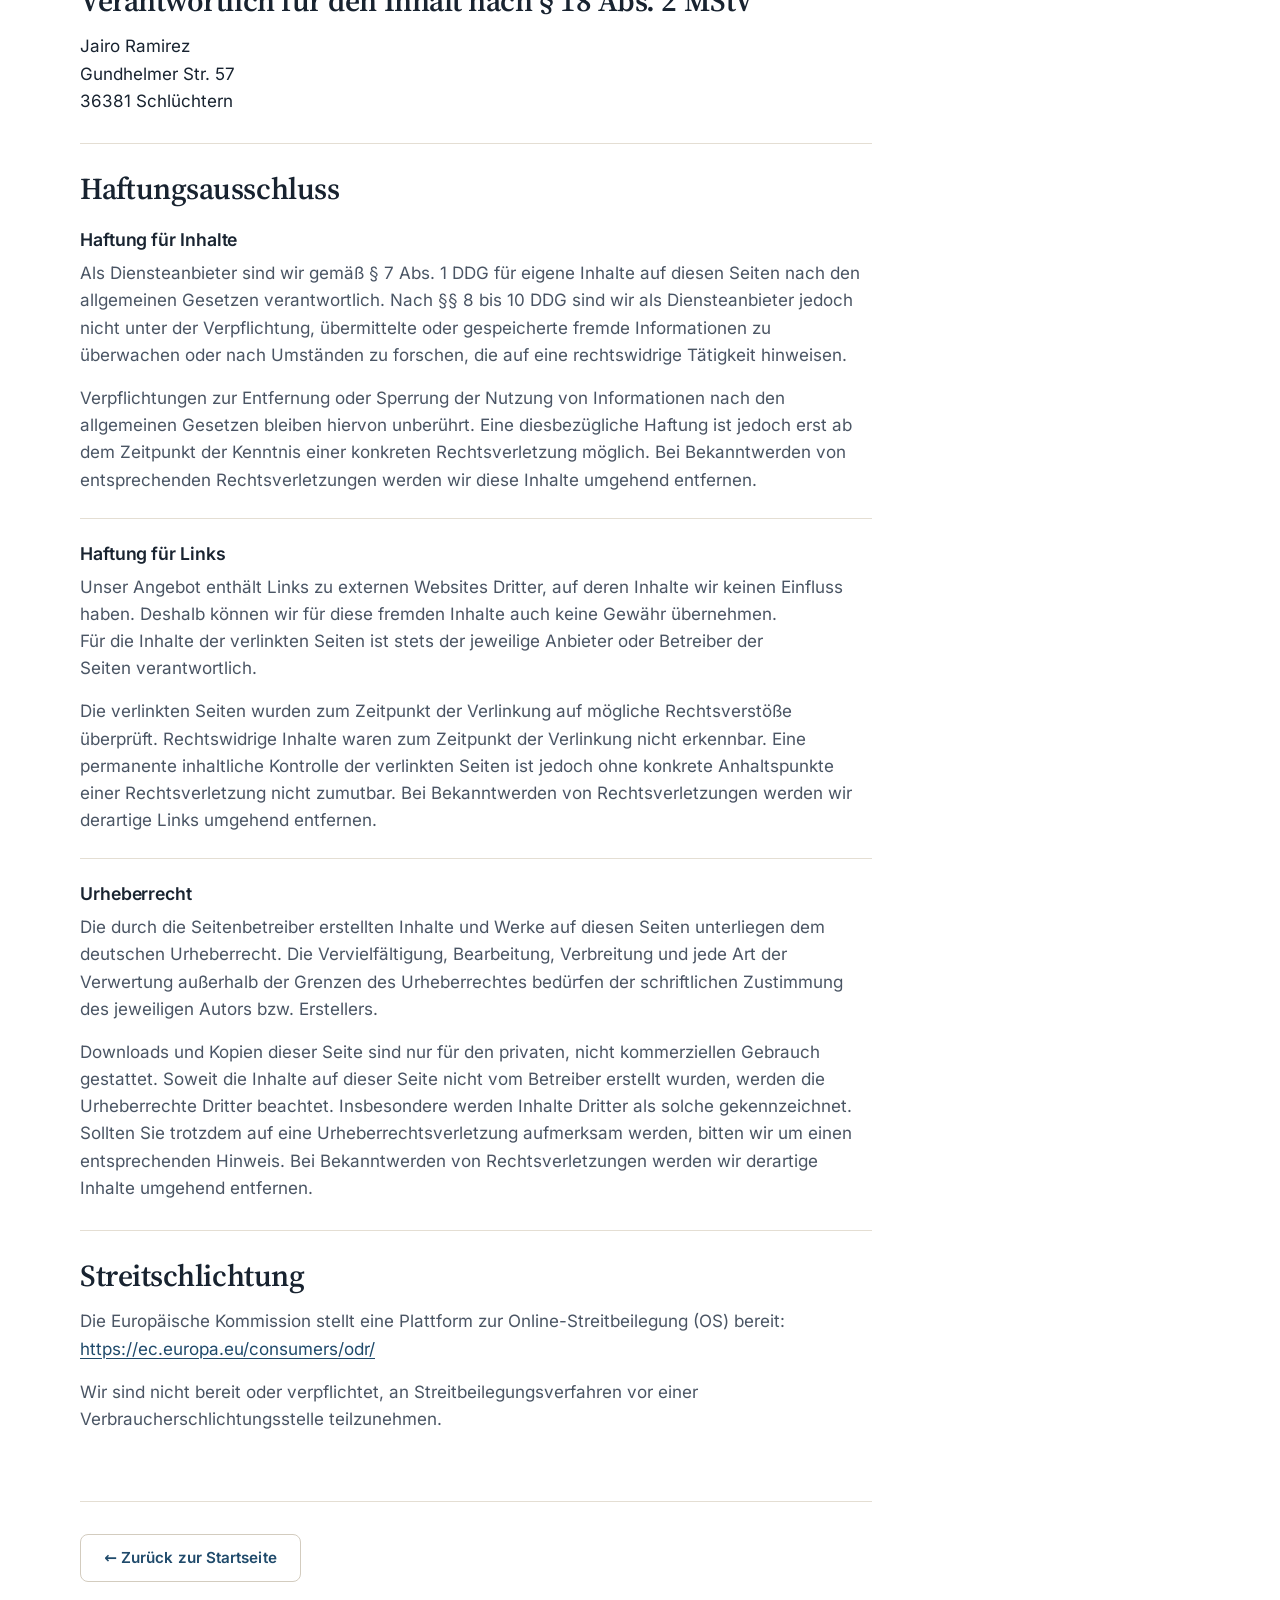
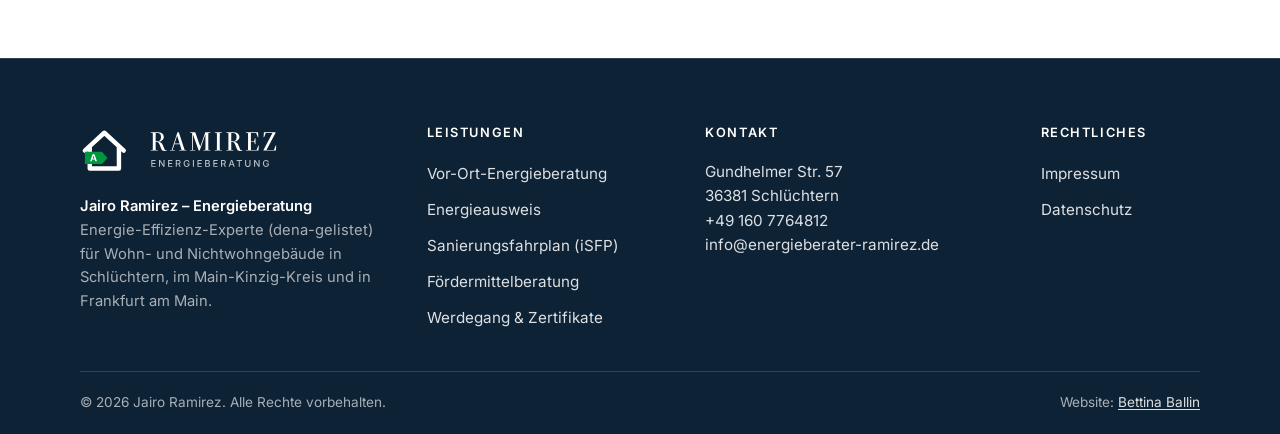
<file: impressum.html>
<!DOCTYPE html>
<html lang="de">
<head>
    <meta charset="UTF-8">
    <meta name="viewport" content="width=device-width, initial-scale=1.0">
    <title>Impressum | Energieberater Ramirez Schlüchtern</title>
    <meta name="description" content="Rechtliche Angaben gemäß § 5 DDG für Energieberater Ramirez — Jairo Ramirez, dena-gelisteter Energie-Effizienz-Experte aus Schlüchtern.">
    <meta name="robots" content="index, follow">
    <link rel="canonical" href="https://energieberater-ramirez.de/impressum.html">

    <meta property="og:title" content="Impressum | Energieberater Ramirez">
    <meta property="og:description" content="Rechtliche Angaben gemäß § 5 DDG für Energieberater Ramirez.">
    <meta property="og:type" content="website">
    <meta property="og:url" content="https://energieberater-ramirez.de/impressum.html">
    <meta property="og:image" content="https://energieberater-ramirez.de/ramirez.jpg">
    <meta property="og:locale" content="de_DE">
    <meta property="og:site_name" content="Energieberater Ramirez">

    <link rel="icon" href="/favicon.svg" type="image/svg+xml">
    <link rel="icon" href="/favicon.ico" sizes="32x32">
    <link rel="apple-touch-icon" sizes="180x180" href="/apple-touch-icon.png">
    <meta name="theme-color" content="#0E2235">
    <link rel="preload" href="fonts/source-serif-4-var.woff2" as="font" type="font/woff2" crossorigin>
    <link rel="preload" href="fonts/inter-var.woff2" as="font" type="font/woff2" crossorigin>
    <link rel="stylesheet" href="styles.min.css?v=20261108b">

    <script type="application/ld+json">
    {
      "@context": "https://schema.org",
      "@type": "BreadcrumbList",
      "itemListElement": [
        { "@type": "ListItem", "position": 1, "name": "Startseite", "item": "https://energieberater-ramirez.de/" },
        { "@type": "ListItem", "position": 2, "name": "Impressum", "item": "https://energieberater-ramirez.de/impressum.html" }
      ]
    }
    </script>
</head>
<body>
    <header class="site-header">
      <div class="header-inner">
        <a href="index.html" class="logo-link" aria-label="Energieberater Ramirez – Startseite">
          <img src="logo-dark.svg" alt="Energieberater Ramirez – Jairo Ramirez, Energieberatung" class="logo" width="247" height="64" fetchpriority="high">
        </a>

        <button class="hamburger-menu" id="hamburgerMenu" aria-label="Navigation öffnen/schließen" aria-controls="headerContent" aria-expanded="false">
          <span class="hamburger-line"></span>
          <span class="hamburger-line"></span>
          <span class="hamburger-line"></span>
        </button>

        <div class="mobile-overlay" id="mobileOverlay"></div>
        <div class="header-content" id="headerContent">
            <nav class="site-nav" aria-label="Hauptnavigation">
                <ul>
                    <li class="has-submenu">
                        <a href="index.html#leistungen" aria-haspopup="true">Leistungen</a>
                        <ul class="submenu">
                            <li><a href="energieberatung-schluechtern.html">Vor-Ort-Energieberatung <small>Begehung, Analyse, Kurzprotokoll</small></a></li>
                            <li><a href="energieausweis-schluechtern.html">Energieausweis <small>Verbrauchs- und Bedarfsausweis nach GEG</small></a></li>
                            <li><a href="sanierungsfahrplan-isfp.html">Sanierungsfahrplan (iSFP) <small>Gefördert mit 50 % des Honorars</small></a></li>
                            <li><a href="foerdermittelberatung-bafa-kfw.html">Fördermittelberatung <small>BAFA, KfW, Landesprogramme</small></a></li>
                        </ul>
                    </li>
                    <li><a href="index.html#honorar">Honorar</a></li>
                    <li><a href="werdegang.html">Über mich</a></li>
                    <li><a href="index.html#faq">FAQ</a></li>
                    <li><a href="index.html#kontakt">Kontakt</a></li>
                </ul>
            </nav>
            <div class="header-actions">
                <a href="tel:+491607764812" class="header-phone">
                    <svg aria-hidden="true" focusable="false" viewBox="0 0 24 24" fill="none" stroke="currentColor" stroke-width="2" stroke-linecap="round" stroke-linejoin="round">
                        <path d="M22 16.92v3a2 2 0 0 1-2.18 2 19.79 19.79 0 0 1-8.63-3.07 19.5 19.5 0 0 1-6-6 19.79 19.79 0 0 1-3.07-8.67A2 2 0 0 1 4.11 2h3a2 2 0 0 1 2 1.72 12.84 12.84 0 0 0 .7 2.81 2 2 0 0 1-.45 2.11L8.09 9.91a16 16 0 0 0 6 6l1.27-1.27a2 2 0 0 1 2.11-.45 12.84 12.84 0 0 0 2.81.7A2 2 0 0 1 22 16.92z"/>
                    </svg>
                    <span>+49 160 7764812</span>
                </a>
                <a href="index.html#kontakt" class="btn btn--dark">Erstgespräch vereinbaren</a>
            </div>
        </div>
      </div>
    </header>


    <section class="page-hero">
        <div class="container">
            <ol class="breadcrumb" aria-label="Brotkrumen"><li><a href="index.html">Startseite</a></li><li aria-current="page">Impressum</li></ol>
            <p class="eyebrow">Rechtliches</p>
            <h1>Impressum</h1>
            <p class="lead">Rechtliche Angaben gemäß den gesetzlichen Bestimmungen</p>
        </div>
    </section>

    <main id="main" class="page">
        <div class="container page-grid page-grid--single">
            <article class="prose">
            <div class="legal-content">
                <h2>Angaben gemäß § 5 DDG</h2>
                <div class="contact-info">
                    <p><strong>Energieberater Ramirez</strong></p>
                    <p>Jairo Ramirez</p>
                    <p>Gundhelmer Str. 57</p>
                    <p>36381 Schlüchtern</p>
                    <p>Deutschland</p>
                </div>
            </div>

            <div class="legal-content">
                <h2>Kontakt</h2>
                <p><strong>Telefon:</strong> +49 160 7764812</p>
                <p><strong>E-Mail:</strong> info@energieberater-ramirez.de</p>
                
                <div class="highlight-box">
                    <p>Für eine schnelle Bearbeitung Ihrer Anfrage nutzen Sie gerne mein Kontaktformular auf der Startseite.</p>
                </div>
            </div>

            <div class="legal-content">
                <h2>Berufsbezeichnung und berufsrechtliche Regelungen</h2>
                <p><strong>Berufsbezeichnung:</strong> Energie-Effizienz-Experte</p>
                <p><strong>Zuständige Kammer:</strong> IHK Hanau-Gelnhausen</p>
                <p><strong>Verliehen in:</strong> Deutschland</p>
                
                <h3>Mitgliedschaften</h3>
                <ul>
                    <li>GIH Bundesverband Gebäudeenergieberater Ingenieure Handwerker (Landesverband Hessen e.&nbsp;V.)</li>
                    <li>Energie-Effizienz-Expertenliste für Förderprogramme des Bundes (dena)</li>
                </ul>
            </div>

            <div class="legal-content">
                <h2>Umsatzsteuer-ID</h2>
                <p>Umsatzsteuer-Identifikationsnummer gemäß § 27 a Umsatzsteuergesetz:</p>
                <p><strong>DE 019 859 00676</strong></p>
            </div>

            <div class="legal-content">
                <h2>Verantwortlich für den Inhalt nach § 18 Abs. 2 MStV</h2>
                <div class="contact-info">
                    <p>Jairo Ramirez</p>
                    <p>Gundhelmer Str. 57</p>
                    <p>36381 Schlüchtern</p>
                </div>
            </div>

            <div class="legal-content">
                <h2>Haftungsausschluss</h2>
                
                <h3>Haftung für Inhalte</h3>
                <p>Als Diensteanbieter sind wir gemäß § 7 Abs. 1 DDG für eigene Inhalte auf diesen Seiten nach den allgemeinen Gesetzen verantwortlich. Nach §§ 8 bis 10 DDG sind wir als Diensteanbieter jedoch nicht unter der Verpflichtung, übermittelte oder gespeicherte fremde Informationen zu überwachen oder nach Umständen zu forschen, die auf eine rechtswidrige Tätigkeit hinweisen.</p>
                
                <p>Verpflichtungen zur Entfernung oder Sperrung der Nutzung von Informationen nach den allgemeinen Gesetzen bleiben hiervon unberührt. Eine diesbezügliche Haftung ist jedoch erst ab dem Zeitpunkt der Kenntnis einer konkreten Rechtsverletzung möglich. Bei Bekanntwerden von entsprechenden Rechtsverletzungen werden wir diese Inhalte umgehend entfernen.</p>

                <hr class="section-divider">

                <h3>Haftung für Links</h3>
                <p>Unser Angebot enthält Links zu externen Websites Dritter, auf deren Inhalte wir keinen Einfluss haben. Deshalb können wir für diese fremden Inhalte auch keine Gewähr übernehmen. Für die Inhalte der verlinkten Seiten ist stets der jeweilige Anbieter oder Betreiber der Seiten verantwortlich.</p>
                
                <p>Die verlinkten Seiten wurden zum Zeitpunkt der Verlinkung auf mögliche Rechtsverstöße überprüft. Rechtswidrige Inhalte waren zum Zeitpunkt der Verlinkung nicht erkennbar. Eine permanente inhaltliche Kontrolle der verlinkten Seiten ist jedoch ohne konkrete Anhaltspunkte einer Rechtsverletzung nicht zumutbar. Bei Bekanntwerden von Rechtsverletzungen werden wir derartige Links umgehend entfernen.</p>

                <hr class="section-divider">

                <h3>Urheberrecht</h3>
                <p>Die durch die Seitenbetreiber erstellten Inhalte und Werke auf diesen Seiten unterliegen dem deutschen Urheberrecht. Die Vervielfältigung, Bearbeitung, Verbreitung und jede Art der Verwertung außerhalb der Grenzen des Urheberrechtes bedürfen der schriftlichen Zustimmung des jeweiligen Autors bzw. Erstellers.</p>
                
                <p>Downloads und Kopien dieser Seite sind nur für den privaten, nicht kommerziellen Gebrauch gestattet. Soweit die Inhalte auf dieser Seite nicht vom Betreiber erstellt wurden, werden die Urheberrechte Dritter beachtet. Insbesondere werden Inhalte Dritter als solche gekennzeichnet. Sollten Sie trotzdem auf eine Urheberrechtsverletzung aufmerksam werden, bitten wir um einen entsprechenden Hinweis. Bei Bekanntwerden von Rechtsverletzungen werden wir derartige Inhalte umgehend entfernen.</p>
            </div>

            <div class="legal-content">
                <h2>Streitschlichtung</h2>
                <p>Die Europäische Kommission stellt eine Plattform zur Online-Streitbeilegung (OS) bereit: <a href="https://ec.europa.eu/consumers/odr/" target="_blank" rel="noopener">https://ec.europa.eu/consumers/odr/</a></p>
                
                <p>Wir sind nicht bereit oder verpflichtet, an Streitbeilegungsverfahren vor einer Verbraucherschlichtungsstelle teilzunehmen.</p>
            </div>

            <div class="back-navigation">
                <a href="index.html" class="btn btn--outline">← Zurück zur Startseite</a>
            </div>
            </article>
        </div>
    </main>

    

    <footer class="site-footer">
      <div class="container">
        <div class="footer-grid">
          <div class="footer-brand">
            <img src="logo-dark.svg" alt="" class="footer-logo" width="247" height="64" loading="lazy" decoding="async">
            <p><strong>Jairo Ramirez – Energieberatung</strong><br>Energie-Effizienz-Experte (dena-gelistet) für Wohn- und Nichtwohngebäude in Schlüchtern, im Main-Kinzig-Kreis und in Frankfurt am Main.</p>
          </div>
          <div class="footer-col">
            <h4>Leistungen</h4>
            <ul>
              <li><a href="energieberatung-schluechtern.html">Vor-Ort-Energieberatung</a></li>
              <li><a href="energieausweis-schluechtern.html">Energieausweis</a></li>
              <li><a href="sanierungsfahrplan-isfp.html">Sanierungsfahrplan (iSFP)</a></li>
              <li><a href="foerdermittelberatung-bafa-kfw.html">Fördermittelberatung</a></li>
              <li><a href="werdegang.html">Werdegang &amp; Zertifikate</a></li>
            </ul>
          </div>
          <div class="footer-col">
            <h4>Kontakt</h4>
            <address>
              Gundhelmer Str. 57<br>36381 Schlüchtern<br>
              <a href="tel:+491607764812">+49 160 7764812</a><br>
              <a href="mailto:info@energieberater-ramirez.de">info@energieberater-ramirez.de</a>
            </address>
          </div>
          <div class="footer-col">
            <h4>Rechtliches</h4>
            <ul>
              <li><a href="impressum.html">Impressum</a></li>
              <li><a href="datenschutz.html">Datenschutz</a></li>
            </ul>
          </div>
        </div>
        <div class="footer-bottom">
          <span>&copy; 2026 Jairo Ramirez. Alle Rechte vorbehalten.</span>
          <span>Website: <a href="https://bballin.me" rel="noopener" target="_blank">Bettina Ballin</a></span>
        </div>
      </div>
    </footer>
    <script src="script.js?v=20261108b" defer></script>
</body>
</html>
</file>
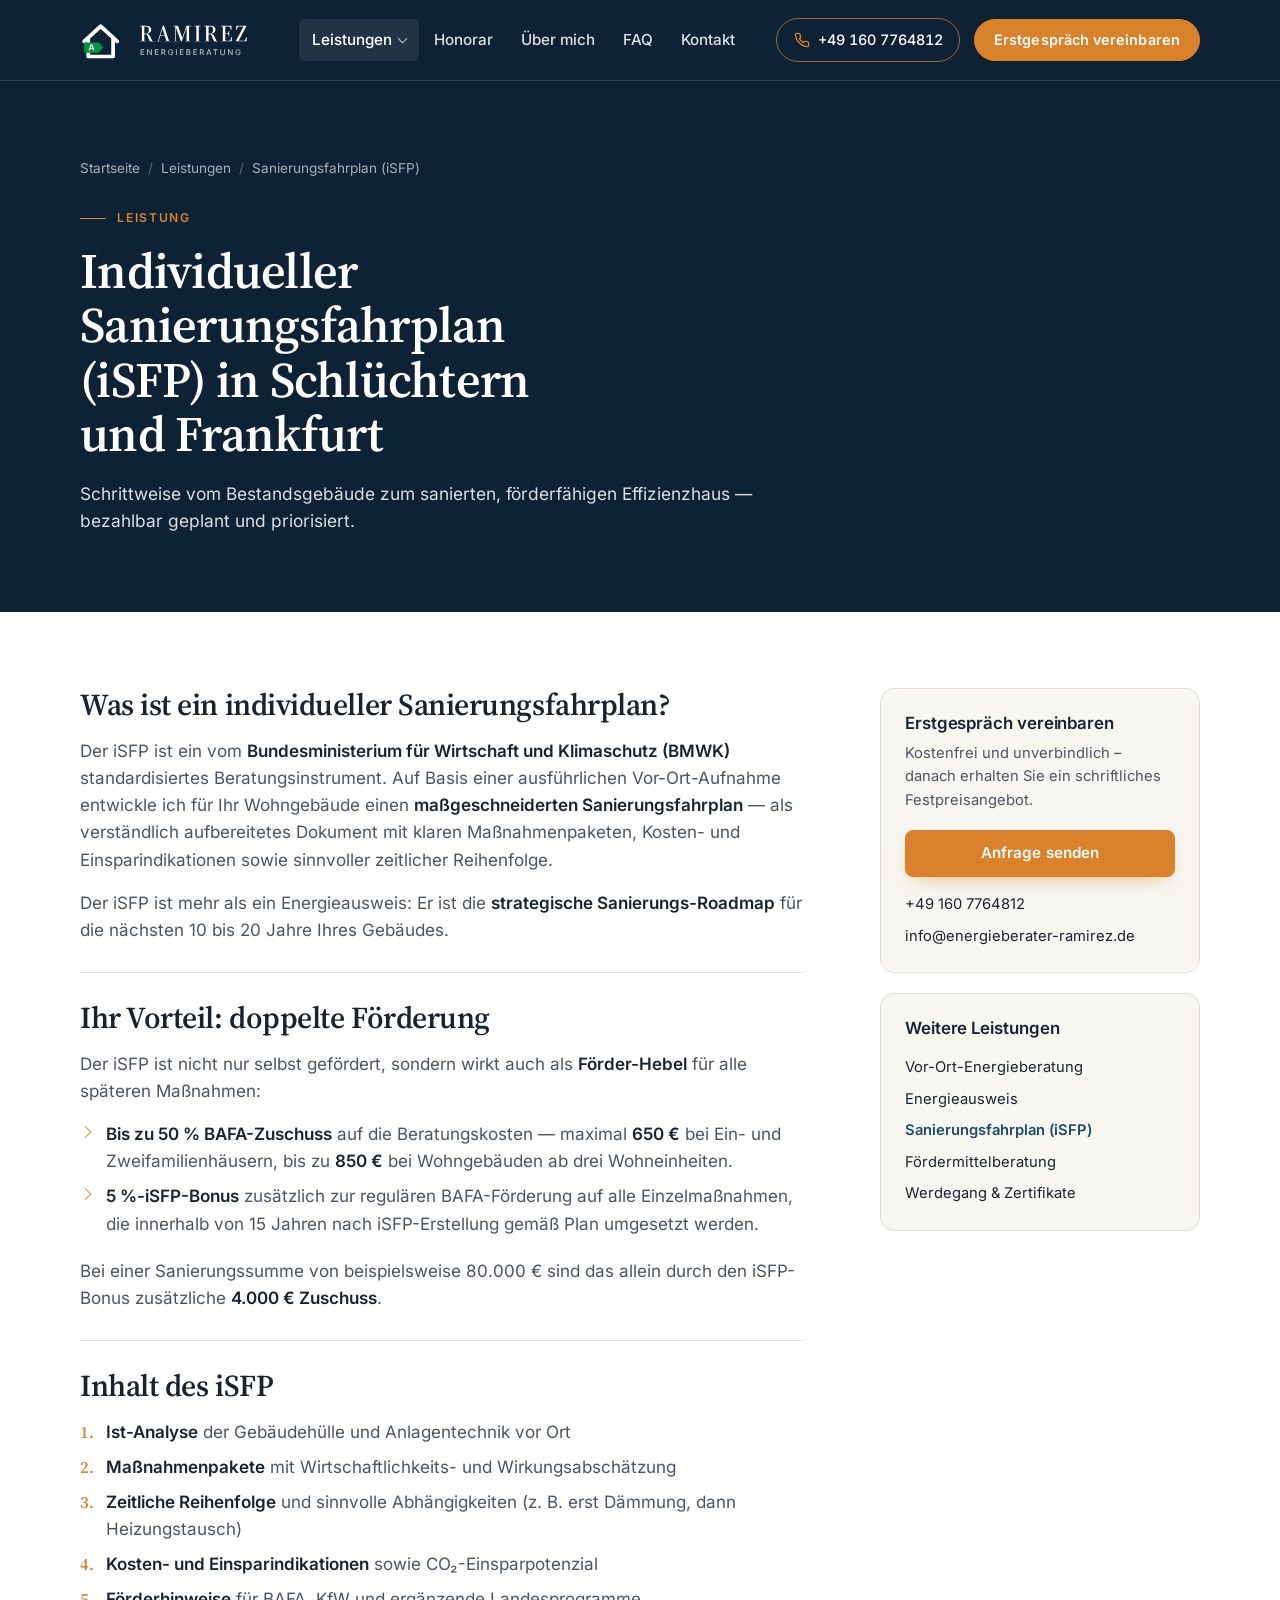
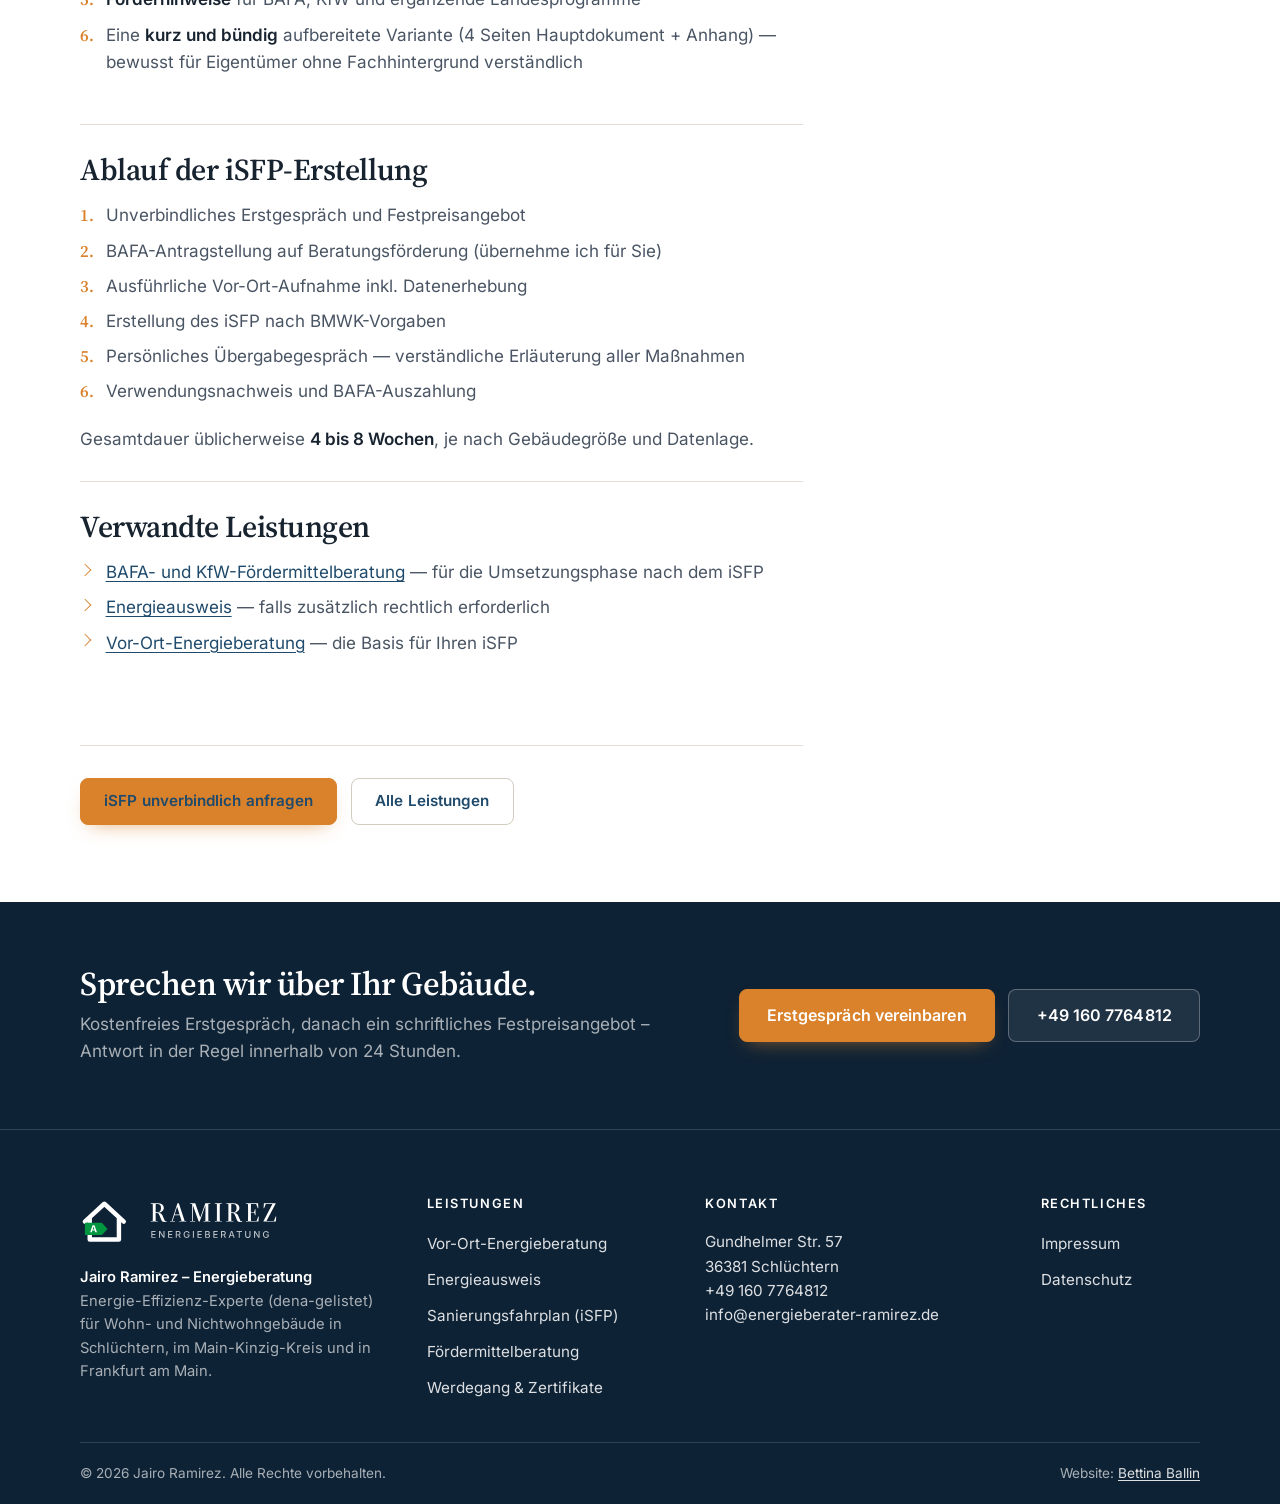
<file: sanierungsfahrplan-isfp.html>
<!DOCTYPE html>
<html lang="de">
<head>
    <meta charset="UTF-8">
    <meta name="viewport" content="width=device-width, initial-scale=1.0">

    <title>Individueller Sanierungsfahrplan (iSFP) Schlüchtern & Frankfurt | Energieberater Ramirez</title>
    <meta name="description" content="Individueller Sanierungsfahrplan (iSFP) vom dena-gelisteten Energieberater in Schlüchtern, Main-Kinzig-Kreis & Frankfurt. Bis zu 50 % BAFA-Förderung + 5 % iSFP-Bonus.">
    <meta name="keywords" content="Sanierungsfahrplan, iSFP, individueller Sanierungsfahrplan, BAFA Förderung, Sanierungsplanung Schlüchtern, iSFP-Bonus">
    <meta name="author" content="Jairo Ramirez">
    <meta name="robots" content="index, follow">
    <link rel="canonical" href="https://energieberater-ramirez.de/sanierungsfahrplan-isfp.html">

    <meta property="og:title" content="Individueller Sanierungsfahrplan (iSFP) | Energieberater Ramirez">
    <meta property="og:description" content="Strategische Sanierungsplanung mit BAFA-Förderung. Schrittweise zum sanierten, förderfähigen Effizienzhaus.">
    <meta property="og:type" content="website">
    <meta property="og:url" content="https://energieberater-ramirez.de/sanierungsfahrplan-isfp.html">
    <meta property="og:image" content="https://energieberater-ramirez.de/ramirez.jpg">
    <meta property="og:locale" content="de_DE">
    <meta property="og:site_name" content="Energieberater Ramirez">

    <link rel="icon" href="/favicon.svg" type="image/svg+xml">
    <link rel="icon" href="/favicon.ico" sizes="32x32">
    <link rel="apple-touch-icon" sizes="180x180" href="/apple-touch-icon.png">
    <meta name="theme-color" content="#0E2235">
    <link rel="preload" href="fonts/source-serif-4-var.woff2" as="font" type="font/woff2" crossorigin>
    <link rel="preload" href="fonts/inter-var.woff2" as="font" type="font/woff2" crossorigin>
    <link rel="stylesheet" href="styles.min.css?v=20261108b">

    <script type="application/ld+json">
    {
      "@context": "https://schema.org",
      "@type": "Service",
      "serviceType": "Individueller Sanierungsfahrplan (iSFP)",
      "name": "Individueller Sanierungsfahrplan iSFP",
      "description": "Detaillierte, schrittweise Sanierungsplanung nach BAFA-Vorgabe für Wohngebäude. Bis zu 50 % der Beratungskosten gefördert; zusätzlich 5 %-iSFP-Bonus auf spätere Einzelmaßnahmen.",
      "url": "https://energieberater-ramirez.de/sanierungsfahrplan-isfp.html",
      "provider": {
        "@type": "LocalBusiness",
        "@id": "https://energieberater-ramirez.de/#business",
        "name": "Energieberater Ramirez",
        "telephone": "+49-160-7764812",
        "address": {
          "@type": "PostalAddress",
          "streetAddress": "Gundhelmer Str. 57",
          "addressLocality": "Schlüchtern",
          "postalCode": "36381",
          "addressCountry": "DE"
        }
      },
      "areaServed": [
        { "@type": "City", "name": "Schlüchtern" },
        { "@type": "City", "name": "Frankfurt am Main" },
        { "@type": "AdministrativeArea", "name": "Main-Kinzig-Kreis" }
      ]
    }
    </script>

    <script type="application/ld+json">
    {
      "@context": "https://schema.org",
      "@type": "BreadcrumbList",
      "itemListElement": [
        { "@type": "ListItem", "position": 1, "name": "Startseite", "item": "https://energieberater-ramirez.de/" },
        { "@type": "ListItem", "position": 2, "name": "Leistungen", "item": "https://energieberater-ramirez.de/#leistungen" },
        { "@type": "ListItem", "position": 3, "name": "Sanierungsfahrplan iSFP", "item": "https://energieberater-ramirez.de/sanierungsfahrplan-isfp.html" }
      ]
    }
    </script>
</head>
<body>
    <header class="site-header">
      <div class="header-inner">
        <a href="index.html" class="logo-link" aria-label="Energieberater Ramirez – Startseite">
          <img src="logo-dark.svg" alt="Energieberater Ramirez – Jairo Ramirez, Energieberatung" class="logo" width="247" height="64" fetchpriority="high">
        </a>

        <button class="hamburger-menu" id="hamburgerMenu" aria-label="Navigation öffnen/schließen" aria-controls="headerContent" aria-expanded="false">
          <span class="hamburger-line"></span>
          <span class="hamburger-line"></span>
          <span class="hamburger-line"></span>
        </button>

        <div class="mobile-overlay" id="mobileOverlay"></div>
        <div class="header-content" id="headerContent">
            <nav class="site-nav" aria-label="Hauptnavigation">
                <ul>
                    <li class="has-submenu is-active">
                        <a href="index.html#leistungen" aria-haspopup="true">Leistungen</a>
                        <ul class="submenu">
                            <li><a href="energieberatung-schluechtern.html">Vor-Ort-Energieberatung <small>Begehung, Analyse, Kurzprotokoll</small></a></li>
                            <li><a href="energieausweis-schluechtern.html">Energieausweis <small>Verbrauchs- und Bedarfsausweis nach GEG</small></a></li>
                            <li><a href="sanierungsfahrplan-isfp.html">Sanierungsfahrplan (iSFP) <small>Gefördert mit 50&nbsp;% des Honorars</small></a></li>
                            <li><a href="foerdermittelberatung-bafa-kfw.html">Fördermittelberatung <small>BAFA, KfW, Landesprogramme</small></a></li>
                        </ul>
                    </li>
                    <li><a href="index.html#honorar">Honorar</a></li>
                    <li><a href="werdegang.html">Über mich</a></li>
                    <li><a href="index.html#faq">FAQ</a></li>
                    <li><a href="index.html#kontakt">Kontakt</a></li>
                </ul>
            </nav>
            <div class="header-actions">
                <a href="tel:+491607764812" class="header-phone">
                    <svg aria-hidden="true" focusable="false" viewBox="0 0 24 24" fill="none" stroke="currentColor" stroke-width="2" stroke-linecap="round" stroke-linejoin="round">
                        <path d="M22 16.92v3a2 2 0 0 1-2.18 2 19.79 19.79 0 0 1-8.63-3.07 19.5 19.5 0 0 1-6-6 19.79 19.79 0 0 1-3.07-8.67A2 2 0 0 1 4.11 2h3a2 2 0 0 1 2 1.72 12.84 12.84 0 0 0 .7 2.81 2 2 0 0 1-.45 2.11L8.09 9.91a16 16 0 0 0 6 6l1.27-1.27a2 2 0 0 1 2.11-.45 12.84 12.84 0 0 0 2.81.7A2 2 0 0 1 22 16.92z"/>
                    </svg>
                    <span>+49 160 7764812</span>
                </a>
                <a href="index.html#kontakt" class="btn btn--dark">Erstgespräch vereinbaren</a>
            </div>
        </div>
      </div>
    </header>


    <section class="page-hero">
        <div class="container">
            <ol class="breadcrumb" aria-label="Brotkrumen"><li><a href="index.html">Startseite</a></li><li><a href="index.html#leistungen">Leistungen</a></li><li aria-current="page">Sanierungsfahrplan (iSFP)</li></ol>
            <p class="eyebrow">Leistung</p>
            <h1>Individueller Sanierungsfahrplan (iSFP) in Schlüchtern und Frankfurt</h1>
            <p class="lead">Schrittweise vom Bestandsgebäude zum sanierten, förderfähigen Effizienzhaus — bezahlbar geplant und priorisiert.</p>
        </div>
    </section>

    <main id="main" class="page">
        <div class="container page-grid">
            <article class="prose">
            <div class="legal-content">
                <h2>Was ist ein individueller Sanierungsfahrplan?</h2>
                <p>Der iSFP ist ein vom <strong>Bundesministerium für Wirtschaft und Klimaschutz (BMWK)</strong> standardisiertes Beratungsinstrument. Auf Basis einer ausführlichen Vor-Ort-Aufnahme entwickle ich für Ihr Wohngebäude einen <strong>maßgeschneiderten Sanierungsfahrplan</strong> — als verständlich aufbereitetes Dokument mit klaren Maßnahmenpaketen, Kosten- und Einsparindikationen sowie sinnvoller zeitlicher Reihenfolge.</p>
                <p>Der iSFP ist mehr als ein Energieausweis: Er ist die <strong>strategische Sanierungs-Roadmap</strong> für die nächsten 10 bis 20&nbsp;Jahre Ihres Gebäudes.</p>
            </div>

            <div class="legal-content">
                <h2>Ihr Vorteil: doppelte Förderung</h2>
                <p>Der iSFP ist nicht nur selbst gefördert, sondern wirkt auch als <strong>Förder-Hebel</strong> für alle späteren Maßnahmen:</p>
                <ul>
                    <li><strong>Bis zu 50&nbsp;% BAFA-Zuschuss</strong> auf die Beratungskosten — maximal <strong>650&nbsp;€</strong> bei Ein- und Zweifamilienhäusern, bis zu <strong>850&nbsp;€</strong> bei Wohngebäuden ab drei Wohneinheiten.</li>
                    <li><strong>5&nbsp;%-iSFP-Bonus</strong> zusätzlich zur regulären BAFA-Förderung auf alle Einzelmaßnahmen, die innerhalb von 15&nbsp;Jahren nach iSFP-Erstellung gemäß Plan umgesetzt werden.</li>
                </ul>
                <p>Bei einer Sanierungssumme von beispielsweise 80.000&nbsp;€ sind das allein durch den iSFP-Bonus zusätzliche <strong>4.000&nbsp;€ Zuschuss</strong>.</p>
            </div>

            <div class="legal-content">
                <h2>Inhalt des iSFP</h2>
                <ol>
                    <li><strong>Ist-Analyse</strong> der Gebäudehülle und Anlagentechnik vor Ort</li>
                    <li><strong>Maßnahmenpakete</strong> mit Wirtschaftlichkeits- und Wirkungsabschätzung</li>
                    <li><strong>Zeitliche Reihenfolge</strong> und sinnvolle Abhängigkeiten (z. B. erst Dämmung, dann Heizungstausch)</li>
                    <li><strong>Kosten- und Einsparindikationen</strong> sowie CO₂-Einsparpotenzial</li>
                    <li><strong>Förderhinweise</strong> für BAFA, KfW und ergänzende Landesprogramme</li>
                    <li>Eine <strong>kurz und bündig</strong> aufbereitete Variante (4 Seiten Hauptdokument + Anhang) — bewusst für Eigentümer ohne Fachhintergrund verständlich</li>
                </ol>
            </div>

            <div class="legal-content">
                <h2>Ablauf der iSFP-Erstellung</h2>
                <ol>
                    <li>Unverbindliches Erstgespräch und Festpreisangebot</li>
                    <li>BAFA-Antragstellung auf Beratungsförderung (übernehme ich für Sie)</li>
                    <li>Ausführliche Vor-Ort-Aufnahme inkl. Datenerhebung</li>
                    <li>Erstellung des iSFP nach BMWK-Vorgaben</li>
                    <li>Persönliches Übergabegespräch — verständliche Erläuterung aller Maßnahmen</li>
                    <li>Verwendungsnachweis und BAFA-Auszahlung</li>
                </ol>
                <p>Gesamtdauer üblicherweise <strong>4 bis 8&nbsp;Wochen</strong>, je nach Gebäudegröße und Datenlage.</p>
            </div>

            <div class="legal-content">
                <h2>Verwandte Leistungen</h2>
                <ul>
                    <li><a href="foerdermittelberatung-bafa-kfw.html">BAFA- und KfW-Fördermittelberatung</a> — für die Umsetzungsphase nach dem iSFP</li>
                    <li><a href="energieausweis-schluechtern.html">Energieausweis</a> — falls zusätzlich rechtlich erforderlich</li>
                    <li><a href="energieberatung-schluechtern.html">Vor-Ort-Energieberatung</a> — die Basis für Ihren iSFP</li>
                </ul>
            </div>

            <div class="back-navigation">
                <a href="index.html#kontakt" class="btn btn--primary">iSFP unverbindlich anfragen</a>
                <a href="index.html#leistungen" class="btn btn--outline">Alle Leistungen</a>
            </div>
            </article>
            <aside class="page-aside" aria-label="Kontakt und weitere Leistungen">
                <div class="aside-card">
                    <h3>Erstgespräch vereinbaren</h3>
                    <p>Kostenfrei und unverbindlich – danach erhalten Sie ein schriftliches Festpreisangebot.</p>
                    <a href="index.html#kontakt" class="btn btn--primary">Anfrage senden</a>
                    <ul>
                        <li><a href="tel:+491607764812">+49 160 7764812</a></li>
                        <li><a href="mailto:info@energieberater-ramirez.de">info@energieberater-ramirez.de</a></li>
                    </ul>
                </div>
                <div class="aside-card aside-card--nav">
                    <h3>Weitere Leistungen</h3>
                    <ul>
                        <li><a href="energieberatung-schluechtern.html">Vor-Ort-Energieberatung</a></li>
                        <li><a href="energieausweis-schluechtern.html">Energieausweis</a></li>
                        <li class="is-current"><a href="sanierungsfahrplan-isfp.html">Sanierungsfahrplan (iSFP)</a></li>
                        <li><a href="foerdermittelberatung-bafa-kfw.html">Fördermittelberatung</a></li>
                        <li><a href="werdegang.html">Werdegang &amp; Zertifikate</a></li>
                    </ul>
                </div>
            </aside>
        </div>
    </main>

    <section class="cta-band" aria-label="Kontakt aufnehmen">
      <div class="container cta-band-inner">
        <div>
          <h2>Sprechen wir über Ihr Gebäude.</h2>
          <p>Kostenfreies Erstgespräch, danach ein schriftliches Festpreisangebot – Antwort in der Regel innerhalb von 24 Stunden.</p>
        </div>
        <div class="cta-band-actions">
          <a href="index.html#kontakt" class="btn btn--primary btn--lg">Erstgespräch vereinbaren</a>
          <a href="tel:+491607764812" class="btn btn--light btn--lg">+49 160 7764812</a>
        </div>
      </div>
    </section>

    

    <footer class="site-footer">
      <div class="container">
        <div class="footer-grid">
          <div class="footer-brand">
            <img src="logo-dark.svg" alt="" class="footer-logo" width="247" height="64" loading="lazy" decoding="async">
            <p><strong>Jairo Ramirez – Energieberatung</strong><br>Energie-Effizienz-Experte (dena-gelistet) für Wohn- und Nichtwohngebäude in Schlüchtern, im Main-Kinzig-Kreis und in Frankfurt am Main.</p>
          </div>
          <div class="footer-col">
            <h4>Leistungen</h4>
            <ul>
              <li><a href="energieberatung-schluechtern.html">Vor-Ort-Energieberatung</a></li>
              <li><a href="energieausweis-schluechtern.html">Energieausweis</a></li>
              <li><a href="sanierungsfahrplan-isfp.html">Sanierungsfahrplan (iSFP)</a></li>
              <li><a href="foerdermittelberatung-bafa-kfw.html">Fördermittelberatung</a></li>
              <li><a href="werdegang.html">Werdegang &amp; Zertifikate</a></li>
            </ul>
          </div>
          <div class="footer-col">
            <h4>Kontakt</h4>
            <address>
              Gundhelmer Str. 57<br>36381 Schlüchtern<br>
              <a href="tel:+491607764812">+49 160 7764812</a><br>
              <a href="mailto:info@energieberater-ramirez.de">info@energieberater-ramirez.de</a>
            </address>
          </div>
          <div class="footer-col">
            <h4>Rechtliches</h4>
            <ul>
              <li><a href="impressum.html">Impressum</a></li>
              <li><a href="datenschutz.html">Datenschutz</a></li>
            </ul>
          </div>
        </div>
        <div class="footer-bottom">
          <span>&copy; 2026 Jairo Ramirez. Alle Rechte vorbehalten.</span>
          <span>Website: <a href="https://bballin.me" rel="noopener" target="_blank">Bettina Ballin</a></span>
        </div>
      </div>
    </footer>
    <script src="script.js?v=20261108b" defer></script>
</body>
</html>
</file>
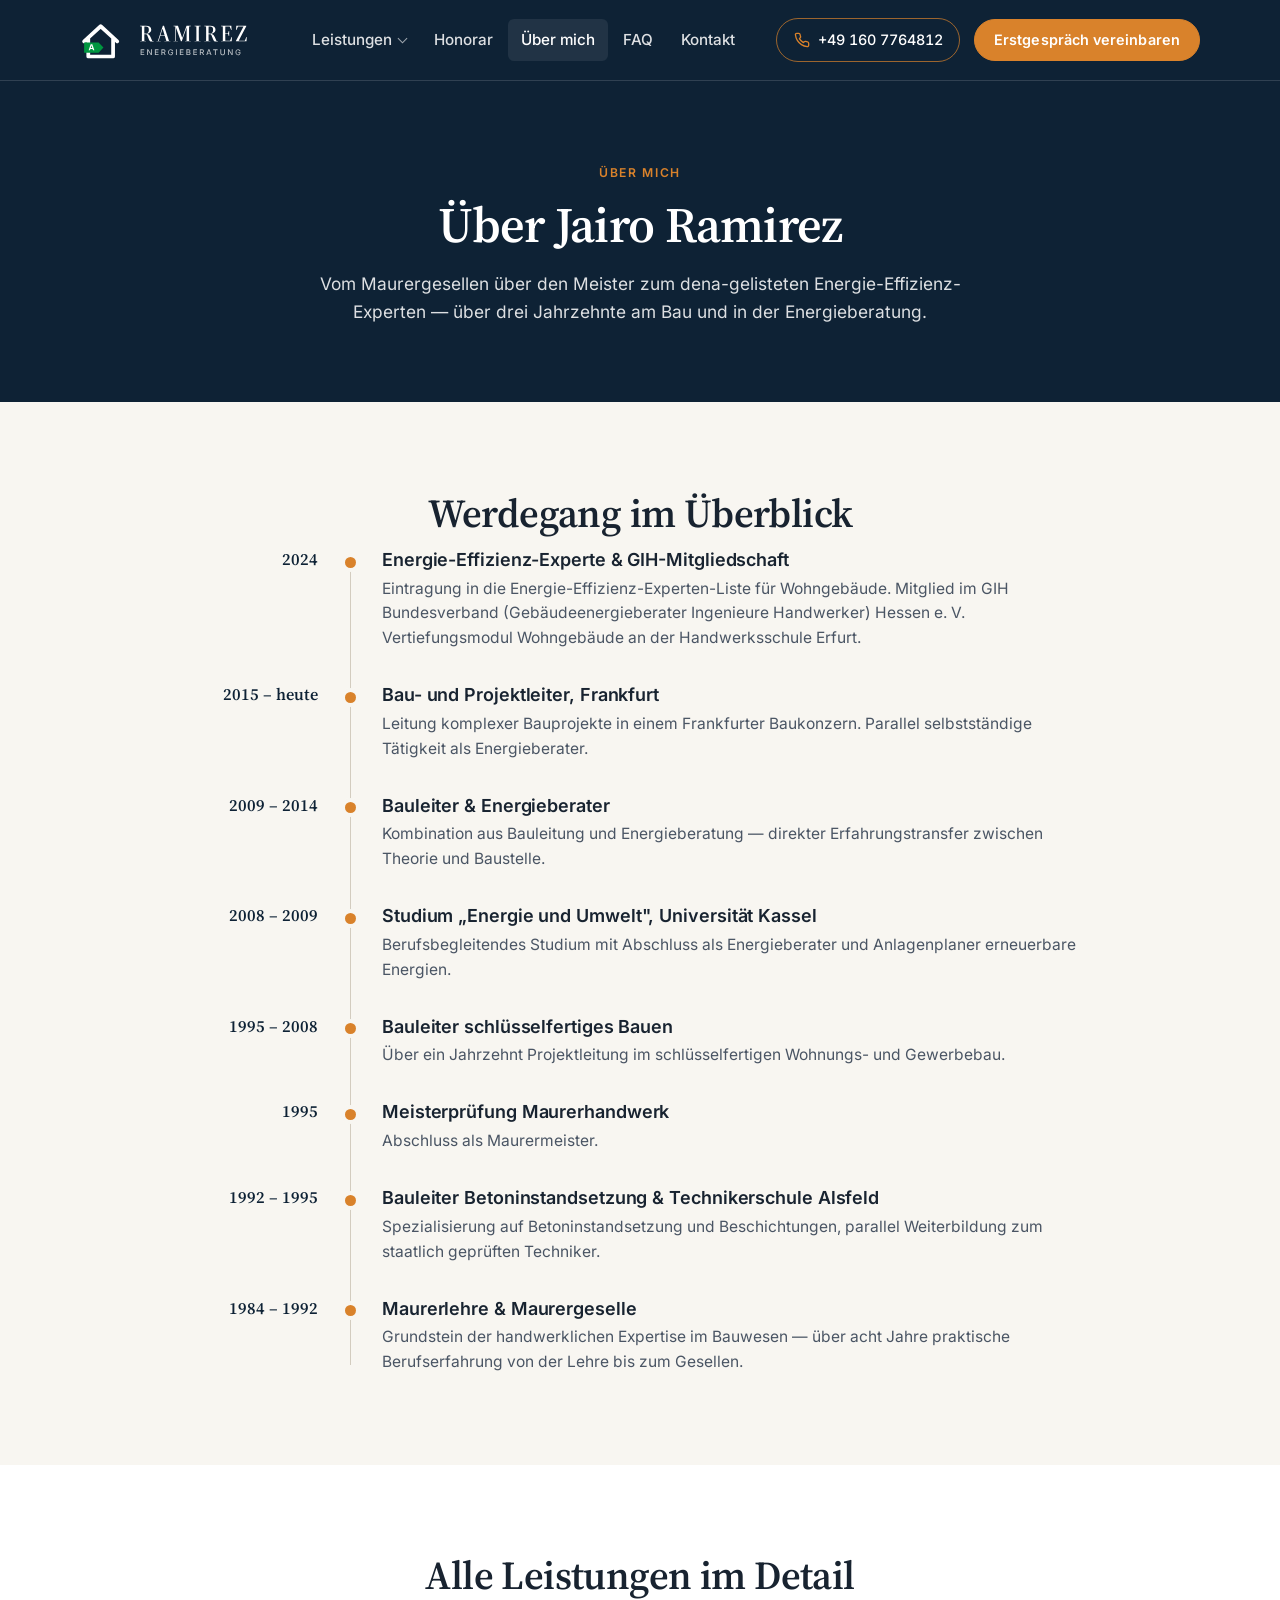
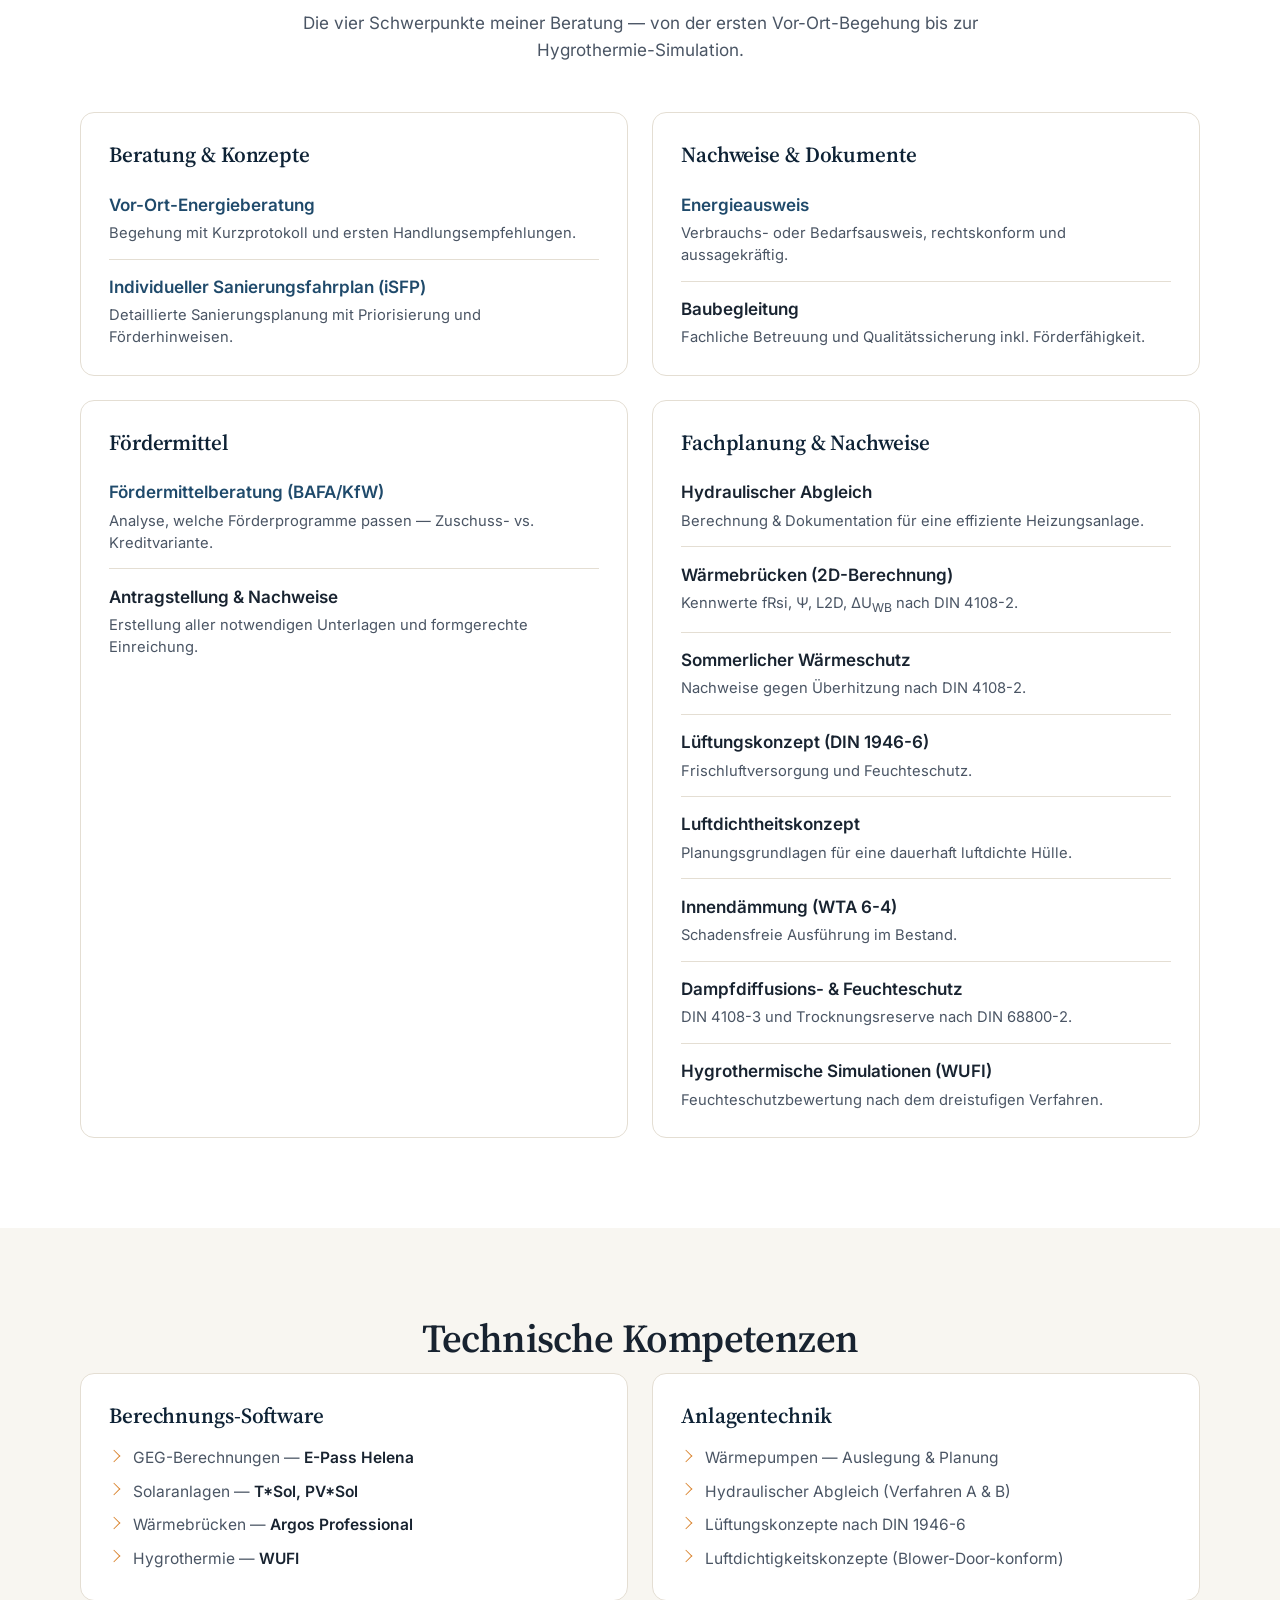
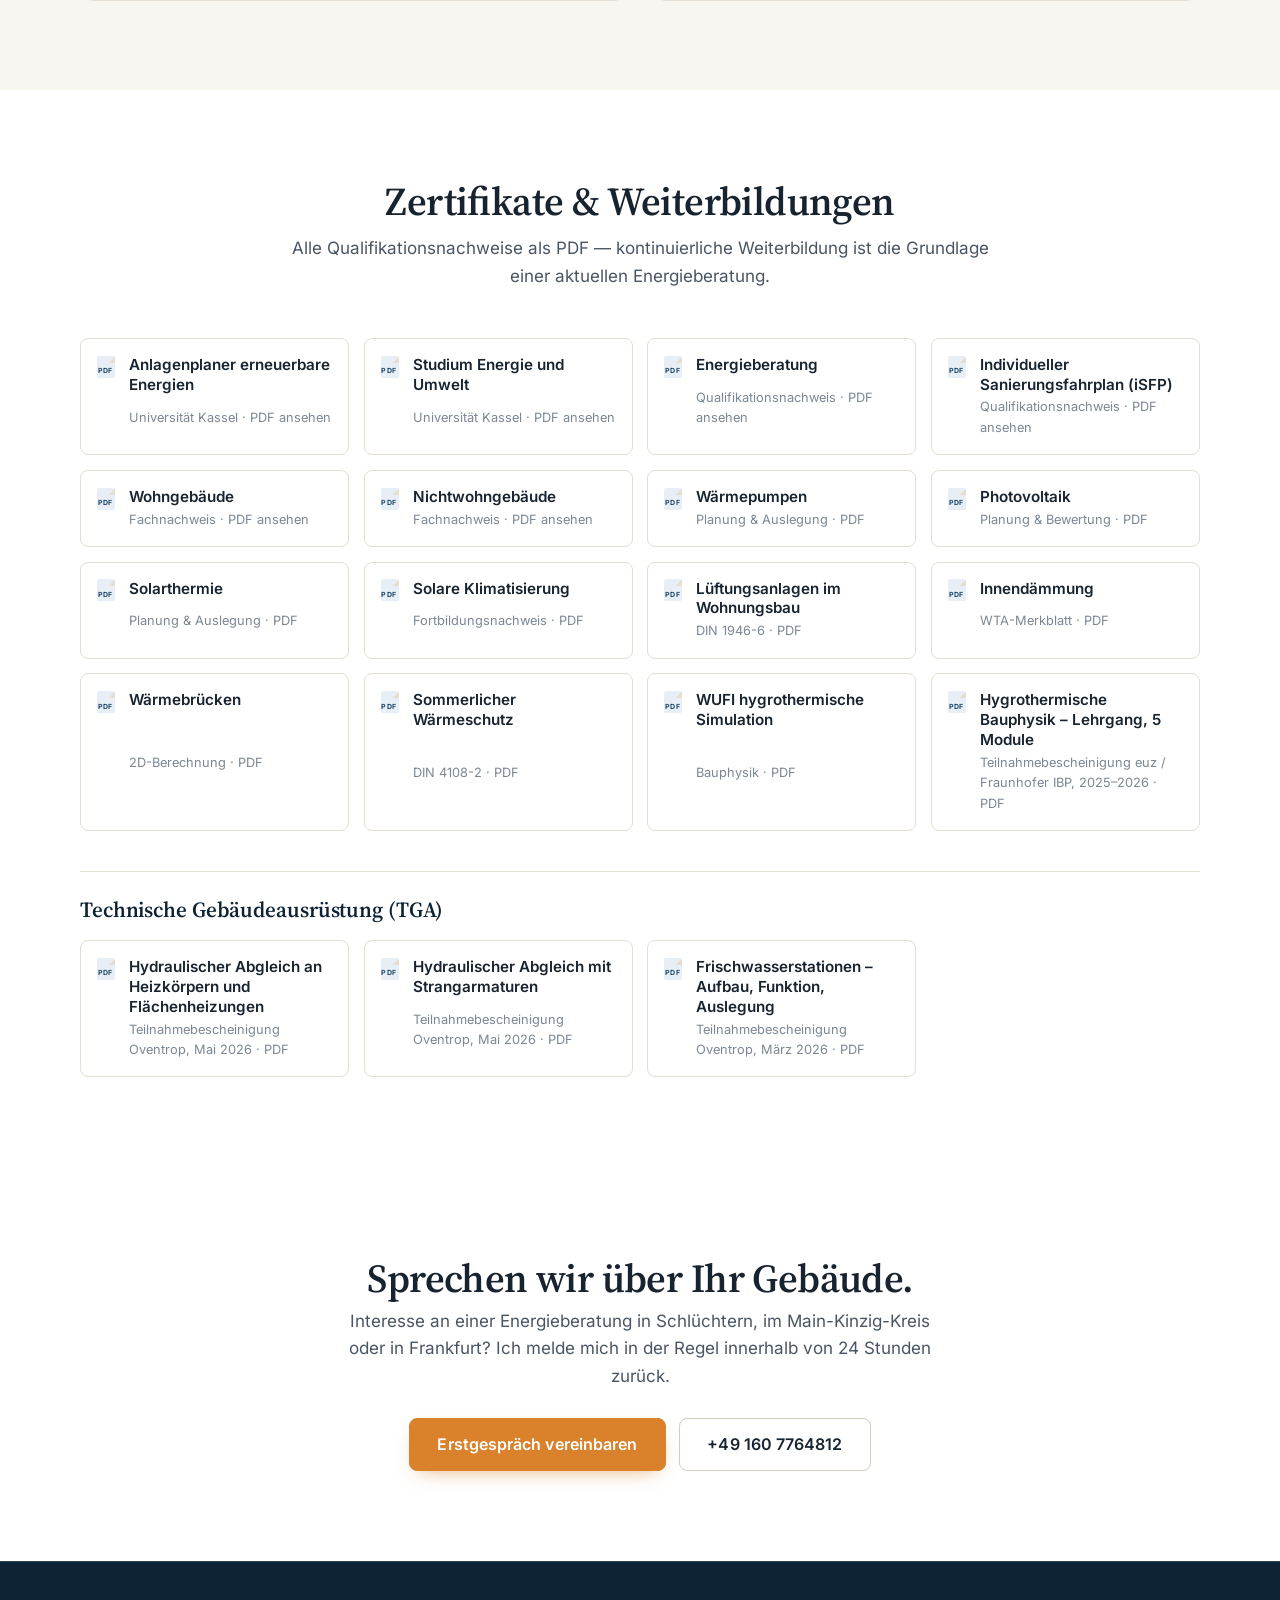
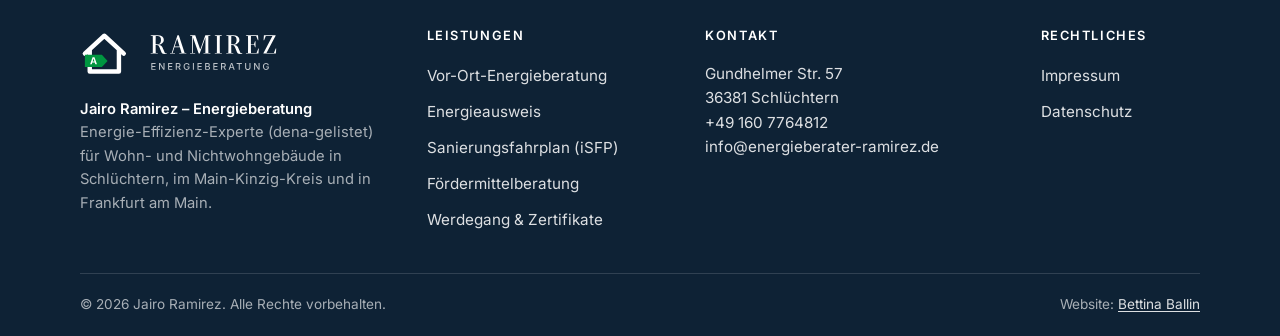
<file: werdegang.html>
<!DOCTYPE html>
<html lang="de">
<head>
    <meta charset="UTF-8">
    <meta name="viewport" content="width=device-width, initial-scale=1.0">

    <title>Mein Werdegang &amp; alle Leistungen | Jairo Ramirez · Energieberater Ramirez</title>
    <meta name="description" content="Vollständiger Werdegang, alle Leistungen im Detail und Weiterbildungs-Nachweise von Jairo Ramirez – dena-gelisteter Energie-Effizienz-Experte in Schlüchtern, Main-Kinzig-Kreis & Frankfurt.">
    <meta name="keywords" content="Jairo Ramirez Werdegang, Energieberater Vita, BAFA Qualifikationen, GIH Mitglied, Energieberater Schlüchtern">
    <meta name="author" content="Jairo Ramirez">
    <meta name="robots" content="index, follow">
    <link rel="canonical" href="https://energieberater-ramirez.de/werdegang.html">

    <meta property="og:title" content="Mein Werdegang &amp; alle Leistungen | Energieberater Ramirez">
    <meta property="og:description" content="Vollständige Vita, Leistungs- und Qualifikationsübersicht von Jairo Ramirez — dena-gelisteter Energie-Effizienz-Experte.">
    <meta property="og:type" content="profile">
    <meta property="og:url" content="https://energieberater-ramirez.de/werdegang.html">
    <meta property="og:image" content="https://energieberater-ramirez.de/ramirez.jpg">
    <meta property="og:locale" content="de_DE">
    <meta property="og:site_name" content="Energieberater Ramirez">

    <link rel="icon" href="/favicon.svg" type="image/svg+xml">
    <link rel="icon" href="/favicon.ico" sizes="32x32">
    <link rel="apple-touch-icon" sizes="180x180" href="/apple-touch-icon.png">
    <meta name="theme-color" content="#0E2235">
    <link rel="preload" href="fonts/source-serif-4-var.woff2" as="font" type="font/woff2" crossorigin>
    <link rel="preload" href="fonts/inter-var.woff2" as="font" type="font/woff2" crossorigin>
    <link rel="stylesheet" href="styles.min.css?v=20261108b">

    <script type="application/ld+json">
    {
      "@context": "https://schema.org",
      "@type": "BreadcrumbList",
      "itemListElement": [
        { "@type": "ListItem", "position": 1, "name": "Startseite", "item": "https://energieberater-ramirez.de/" },
        { "@type": "ListItem", "position": 2, "name": "Mein Werdegang", "item": "https://energieberater-ramirez.de/werdegang.html" }
      ]
    }
    </script>
</head>
<body>
    <header class="site-header">
      <div class="header-inner">
        <a href="index.html" class="logo-link" aria-label="Energieberater Ramirez – Startseite">
          <img src="logo-dark.svg" alt="Energieberater Ramirez – Jairo Ramirez, Energieberatung" class="logo" width="247" height="64" fetchpriority="high">
        </a>

        <button class="hamburger-menu" id="hamburgerMenu" aria-label="Navigation öffnen/schließen" aria-controls="headerContent" aria-expanded="false">
          <span class="hamburger-line"></span>
          <span class="hamburger-line"></span>
          <span class="hamburger-line"></span>
        </button>

        <div class="mobile-overlay" id="mobileOverlay"></div>
        <div class="header-content" id="headerContent">
            <nav class="site-nav" aria-label="Hauptnavigation">
                <ul>
                    <li class="has-submenu">
                        <a href="index.html#leistungen" aria-haspopup="true">Leistungen</a>
                        <ul class="submenu">
                            <li><a href="energieberatung-schluechtern.html">Vor-Ort-Energieberatung <small>Begehung, Analyse, Kurzprotokoll</small></a></li>
                            <li><a href="energieausweis-schluechtern.html">Energieausweis <small>Verbrauchs- und Bedarfsausweis nach GEG</small></a></li>
                            <li><a href="sanierungsfahrplan-isfp.html">Sanierungsfahrplan (iSFP) <small>Gefördert mit 50&nbsp;% des Honorars</small></a></li>
                            <li><a href="foerdermittelberatung-bafa-kfw.html">Fördermittelberatung <small>BAFA, KfW, Landesprogramme</small></a></li>
                        </ul>
                    </li>
                    <li><a href="index.html#honorar">Honorar</a></li>
                    <li class="is-active"><a href="werdegang.html">Über mich</a></li>
                    <li><a href="index.html#faq">FAQ</a></li>
                    <li><a href="index.html#kontakt">Kontakt</a></li>
                </ul>
            </nav>
            <div class="header-actions">
                <a href="tel:+491607764812" class="header-phone">
                    <svg aria-hidden="true" focusable="false" viewBox="0 0 24 24" fill="none" stroke="currentColor" stroke-width="2" stroke-linecap="round" stroke-linejoin="round">
                        <path d="M22 16.92v3a2 2 0 0 1-2.18 2 19.79 19.79 0 0 1-8.63-3.07 19.5 19.5 0 0 1-6-6 19.79 19.79 0 0 1-3.07-8.67A2 2 0 0 1 4.11 2h3a2 2 0 0 1 2 1.72 12.84 12.84 0 0 0 .7 2.81 2 2 0 0 1-.45 2.11L8.09 9.91a16 16 0 0 0 6 6l1.27-1.27a2 2 0 0 1 2.11-.45 12.84 12.84 0 0 0 2.81.7A2 2 0 0 1 22 16.92z"/>
                    </svg>
                    <span>+49 160 7764812</span>
                </a>
                <a href="index.html#kontakt" class="btn btn--dark">Erstgespräch vereinbaren</a>
            </div>
        </div>
      </div>
    </header>


    <main id="main">
        <!-- ====== PAGE HERO ====== -->
        <section class="page-hero page-hero--center">
            <div class="container">
                <p class="eyebrow">Über mich</p>
                <h1>Über Jairo Ramirez</h1>
                <p class="lead">Vom Maurergesellen über den Meister zum dena-gelisteten Energie-Effizienz-Experten — über drei Jahrzehnte am Bau und in der Energieberatung.</p>
            </div>
        </section>

        <!-- ====== TIMELINE / WERDEGANG ====== -->
        <section class="vita-section vita-section--alt">
            <div class="vita-container">
                <h2 class="vita-heading">Werdegang im Überblick</h2>
                <ol class="vita-timeline">
                    <li class="vita-item">
                        <span class="vita-year">2024</span>
                        <div class="vita-body">
                            <h3>Energie-Effizienz-Experte &amp; GIH-Mitgliedschaft</h3>
                            <p>Eintragung in die Energie-Effizienz-Experten-Liste für Wohngebäude. Mitglied im GIH Bundesverband (Gebäudeenergieberater Ingenieure Handwerker) Hessen e.&nbsp;V. Vertiefungsmodul Wohngebäude an der Handwerksschule Erfurt.</p>
                        </div>
                    </li>
                    <li class="vita-item">
                        <span class="vita-year">2015 – heute</span>
                        <div class="vita-body">
                            <h3>Bau- und Projektleiter, Frankfurt</h3>
                            <p>Leitung komplexer Bauprojekte in einem Frankfurter Baukonzern. Parallel selbstständige Tätigkeit als Energieberater.</p>
                        </div>
                    </li>
                    <li class="vita-item">
                        <span class="vita-year">2009 – 2014</span>
                        <div class="vita-body">
                            <h3>Bauleiter &amp; Energieberater</h3>
                            <p>Kombination aus Bauleitung und Energieberatung — direkter Erfahrungstransfer zwischen Theorie und Baustelle.</p>
                        </div>
                    </li>
                    <li class="vita-item">
                        <span class="vita-year">2008 – 2009</span>
                        <div class="vita-body">
                            <h3>Studium „Energie und Umwelt", Universität Kassel</h3>
                            <p>Berufsbegleitendes Studium mit Abschluss als Energieberater und Anlagenplaner erneuerbare Energien.</p>
                        </div>
                    </li>
                    <li class="vita-item">
                        <span class="vita-year">1995 – 2008</span>
                        <div class="vita-body">
                            <h3>Bauleiter schlüsselfertiges Bauen</h3>
                            <p>Über ein Jahrzehnt Projektleitung im schlüsselfertigen Wohnungs- und Gewerbebau.</p>
                        </div>
                    </li>
                    <li class="vita-item">
                        <span class="vita-year">1995</span>
                        <div class="vita-body">
                            <h3>Meisterprüfung Maurerhandwerk</h3>
                            <p>Abschluss als Maurermeister.</p>
                        </div>
                    </li>
                    <li class="vita-item">
                        <span class="vita-year">1992 – 1995</span>
                        <div class="vita-body">
                            <h3>Bauleiter Betoninstandsetzung &amp; Technikerschule Alsfeld</h3>
                            <p>Spezialisierung auf Betoninstandsetzung und Beschichtungen, parallel Weiterbildung zum staatlich geprüften Techniker.</p>
                        </div>
                    </li>
                    <li class="vita-item">
                        <span class="vita-year">1984 – 1992</span>
                        <div class="vita-body">
                            <h3>Maurerlehre &amp; Maurergeselle</h3>
                            <p>Grundstein der handwerklichen Expertise im Bauwesen — über acht Jahre praktische Berufserfahrung von der Lehre bis zum Gesellen.</p>
                        </div>
                    </li>
                </ol>
            </div>
        </section>

        <!-- ====== ALLE LEISTUNGEN IM DETAIL ====== -->
        <section class="vita-section">
            <div class="vita-container">
                <h2 class="vita-heading" id="leistungen">Alle Leistungen im Detail</h2>
                <p class="vita-lead">Die vier Schwerpunkte meiner Beratung — von der ersten Vor-Ort-Begehung bis zur Hygrothermie-Simulation.</p>

                <div class="vita-services-grid">
                    <div class="vita-service-group">
                        <h3>Beratung &amp; Konzepte</h3>
                        <ul>
                            <li>
                                <a class="svc-name" href="energieberatung-schluechtern.html">Vor-Ort-Energieberatung</a>
                                <span class="svc-desc">Begehung mit Kurzprotokoll und ersten Handlungsempfehlungen.</span>
                            </li>
                            <li>
                                <a class="svc-name" href="sanierungsfahrplan-isfp.html">Individueller Sanierungsfahrplan (iSFP)</a>
                                <span class="svc-desc">Detaillierte Sanierungsplanung mit Priorisierung und Förderhinweisen.</span>
                            </li>
                        </ul>
                    </div>

                    <div class="vita-service-group">
                        <h3>Nachweise &amp; Dokumente</h3>
                        <ul>
                            <li>
                                <a class="svc-name" href="energieausweis-schluechtern.html">Energieausweis</a>
                                <span class="svc-desc">Verbrauchs- oder Bedarfsausweis, rechtskonform und aussagekräftig.</span>
                            </li>
                            <li>
                                <span class="svc-name">Baubegleitung</span>
                                <span class="svc-desc">Fachliche Betreuung und Qualitätssicherung inkl. Förderfähigkeit.</span>
                            </li>
                        </ul>
                    </div>

                    <div class="vita-service-group">
                        <h3>Fördermittel</h3>
                        <ul>
                            <li>
                                <a class="svc-name" href="foerdermittelberatung-bafa-kfw.html">Fördermittelberatung (BAFA/KfW)</a>
                                <span class="svc-desc">Analyse, welche Förderprogramme passen — Zuschuss- vs. Kreditvariante.</span>
                            </li>
                            <li>
                                <span class="svc-name">Antragstellung &amp; Nachweise</span>
                                <span class="svc-desc">Erstellung aller notwendigen Unterlagen und formgerechte Einreichung.</span>
                            </li>
                        </ul>
                    </div>

                    <div class="vita-service-group">
                        <h3>Fachplanung &amp; Nachweise</h3>
                        <ul>
                            <li>
                                <span class="svc-name">Hydraulischer Abgleich</span>
                                <span class="svc-desc">Berechnung &amp; Dokumentation für eine effiziente Heizungsanlage.</span>
                            </li>
                            <li>
                                <span class="svc-name">Wärmebrücken (2D-Berechnung)</span>
                                <span class="svc-desc">Kennwerte fRsi, Ψ, L2D, ΔU<sub>WB</sub> nach DIN 4108-2.</span>
                            </li>
                            <li>
                                <span class="svc-name">Sommerlicher Wärmeschutz</span>
                                <span class="svc-desc">Nachweise gegen Überhitzung nach DIN 4108-2.</span>
                            </li>
                            <li>
                                <span class="svc-name">Lüftungskonzept (DIN 1946-6)</span>
                                <span class="svc-desc">Frischluftversorgung und Feuchteschutz.</span>
                            </li>
                            <li>
                                <span class="svc-name">Luftdichtheitskonzept</span>
                                <span class="svc-desc">Planungsgrundlagen für eine dauerhaft luftdichte Hülle.</span>
                            </li>
                            <li>
                                <span class="svc-name">Innendämmung (WTA 6-4)</span>
                                <span class="svc-desc">Schadensfreie Ausführung im Bestand.</span>
                            </li>
                            <li>
                                <span class="svc-name">Dampfdiffusions- &amp; Feuchteschutz</span>
                                <span class="svc-desc">DIN 4108-3 und Trocknungsreserve nach DIN 68800-2.</span>
                            </li>
                            <li>
                                <span class="svc-name">Hygrothermische Simulationen (WUFI)</span>
                                <span class="svc-desc">Feuchteschutzbewertung nach dem dreistufigen Verfahren.</span>
                            </li>
                        </ul>
                    </div>
                </div>
            </div>
        </section>

        <!-- ====== TECHNISCHE KOMPETENZEN ====== -->
        <section class="vita-section vita-section--alt">
            <div class="vita-container">
                <h2 class="vita-heading">Technische Kompetenzen</h2>
                <div class="vita-skills-grid">
                    <div class="vita-skill-card">
                        <h3>Berechnungs-Software</h3>
                        <ul>
                            <li>GEG-Berechnungen — <em>E-Pass Helena</em></li>
                            <li>Solaranlagen — <em>T*Sol, PV*Sol</em></li>
                            <li>Wärmebrücken — <em>Argos Professional</em></li>
                            <li>Hygrothermie — <em>WUFI</em></li>
                        </ul>
                    </div>
                    <div class="vita-skill-card">
                        <h3>Anlagentechnik</h3>
                        <ul>
                            <li>Wärmepumpen — Auslegung &amp; Planung</li>
                            <li>Hydraulischer Abgleich (Verfahren A &amp; B)</li>
                            <li>Lüftungskonzepte nach DIN 1946-6</li>
                            <li>Luftdichtigkeitskonzepte (Blower-Door-konform)</li>
                        </ul>
                    </div>
                </div>
            </div>
        </section>

        <!-- ====== ZERTIFIKATE / WEITERBILDUNGEN ====== -->
        <section class="vita-section">
            <div class="vita-container">
                <h2 class="vita-heading">Zertifikate &amp; Weiterbildungen</h2>
                <p class="vita-lead">Alle Qualifikationsnachweise als PDF — kontinuierliche Weiterbildung ist die Grundlage einer aktuellen Energieberatung.</p>

                <div class="vita-docs-grid">
                    <a class="vita-doc" href="docs/Anlageplaner erneuerbare Energien.pdf" target="_blank" rel="noopener">
                        <span class="vita-doc-name">Anlagenplaner erneuerbare Energien</span>
                        <span class="vita-doc-hint">Universität Kassel · PDF ansehen</span>
                    </a>
                    <a class="vita-doc" href="docs/weiterbildendes Studium Energie und Umwelt.pdf" target="_blank" rel="noopener">
                        <span class="vita-doc-name">Studium Energie und Umwelt</span>
                        <span class="vita-doc-hint">Universität Kassel · PDF ansehen</span>
                    </a>
                    <a class="vita-doc" href="docs/Energieberatung.pdf" target="_blank" rel="noopener">
                        <span class="vita-doc-name">Energieberatung</span>
                        <span class="vita-doc-hint">Qualifikationsnachweis · PDF ansehen</span>
                    </a>
                    <a class="vita-doc" href="docs/Individueller Sanierungsfahrplan ISFP.pdf" target="_blank" rel="noopener">
                        <span class="vita-doc-name">Individueller Sanierungsfahrplan (iSFP)</span>
                        <span class="vita-doc-hint">Qualifikationsnachweis · PDF ansehen</span>
                    </a>
                    <a class="vita-doc" href="docs/Wohngebäude.pdf" target="_blank" rel="noopener">
                        <span class="vita-doc-name">Wohngebäude</span>
                        <span class="vita-doc-hint">Fachnachweis · PDF ansehen</span>
                    </a>
                    <a class="vita-doc" href="docs/Nichtwohngebäude.pdf" target="_blank" rel="noopener">
                        <span class="vita-doc-name">Nichtwohngebäude</span>
                        <span class="vita-doc-hint">Fachnachweis · PDF ansehen</span>
                    </a>
                    <a class="vita-doc" href="docs/Wärmepumpen.pdf" target="_blank" rel="noopener">
                        <span class="vita-doc-name">Wärmepumpen</span>
                        <span class="vita-doc-hint">Planung &amp; Auslegung · PDF</span>
                    </a>
                    <a class="vita-doc" href="docs/Photovoltaik.pdf" target="_blank" rel="noopener">
                        <span class="vita-doc-name">Photovoltaik</span>
                        <span class="vita-doc-hint">Planung &amp; Bewertung · PDF</span>
                    </a>
                    <a class="vita-doc" href="docs/Solarthermie.pdf" target="_blank" rel="noopener">
                        <span class="vita-doc-name">Solarthermie</span>
                        <span class="vita-doc-hint">Planung &amp; Auslegung · PDF</span>
                    </a>
                    <a class="vita-doc" href="docs/solare Klimatisierung.pdf" target="_blank" rel="noopener">
                        <span class="vita-doc-name">Solare Klimatisierung</span>
                        <span class="vita-doc-hint">Fortbildungsnachweis · PDF</span>
                    </a>
                    <a class="vita-doc" href="docs/Lüftungsanlagen im Wohnungsbau.pdf" target="_blank" rel="noopener">
                        <span class="vita-doc-name">Lüftungsanlagen im Wohnungsbau</span>
                        <span class="vita-doc-hint">DIN 1946-6 · PDF</span>
                    </a>
                    <a class="vita-doc" href="docs/Innendämmung.pdf" target="_blank" rel="noopener">
                        <span class="vita-doc-name">Innendämmung</span>
                        <span class="vita-doc-hint">WTA-Merkblatt · PDF</span>
                    </a>
                    <a class="vita-doc" href="docs/Wärmebrücken.pdf" target="_blank" rel="noopener">
                        <span class="vita-doc-name">Wärmebrücken</span>
                        <span class="vita-doc-hint">2D-Berechnung · PDF</span>
                    </a>
                    <a class="vita-doc" href="docs/sommerlicher Wärmeschutz.pdf" target="_blank" rel="noopener">
                        <span class="vita-doc-name">Sommerlicher Wärmeschutz</span>
                        <span class="vita-doc-hint">DIN 4108-2 · PDF</span>
                    </a>
                    <a class="vita-doc" href="docs/WUFI hygrothermische Simulation.pdf" target="_blank" rel="noopener">
                        <span class="vita-doc-name">WUFI hygrothermische Simulation</span>
                        <span class="vita-doc-hint">Bauphysik · PDF</span>
                    </a>
                    <a class="vita-doc" href="docs/hygrothermische-bauphysik-lehrgang-2026.pdf" target="_blank" rel="noopener">
                        <span class="vita-doc-name">Hygrothermische Bauphysik – Lehrgang, 5 Module</span>
                        <span class="vita-doc-hint">Teilnahmebescheinigung euz / Fraunhofer IBP, 2025–2026 · PDF</span>
                    </a>
                </div>

                <h3 class="vita-docs-subheading">Technische Gebäudeausrüstung (TGA)</h3>
                <div class="vita-docs-grid">
                    <a class="vita-doc" href="docs/tga-hydraulischer-abgleich-heizkoerper-flaechenheizung-2026.pdf" target="_blank" rel="noopener">
                        <span class="vita-doc-name">Hydraulischer Abgleich an Heizkörpern und Flächenheizungen</span>
                        <span class="vita-doc-hint">Teilnahmebescheinigung Oventrop, Mai 2026 · PDF</span>
                    </a>
                    <a class="vita-doc" href="docs/tga-hydraulischer-abgleich-strangarmaturen-2026.pdf" target="_blank" rel="noopener">
                        <span class="vita-doc-name">Hydraulischer Abgleich mit Strangarmaturen</span>
                        <span class="vita-doc-hint">Teilnahmebescheinigung Oventrop, Mai 2026 · PDF</span>
                    </a>
                    <a class="vita-doc" href="docs/tga-frischwasserstationen-2026.pdf" target="_blank" rel="noopener">
                        <span class="vita-doc-name">Frischwasserstationen – Aufbau, Funktion, Auslegung</span>
                        <span class="vita-doc-hint">Teilnahmebescheinigung Oventrop, März 2026 · PDF</span>
                    </a>
                </div>
            </div>
        </section>

        <!-- ====== CTA ZURÜCK ====== -->
        <section class="vita-section">
            <div class="vita-container vita-cta">
                <h2>Sprechen wir über Ihr Gebäude.</h2>
                <p>Interesse an einer Energieberatung in Schlüchtern, im Main-Kinzig-Kreis oder in Frankfurt? Ich melde mich in der Regel innerhalb von 24 Stunden zurück.</p>
                <div class="vita-cta-buttons">
                    <a href="index.html#kontakt" class="btn btn--primary btn--lg">Erstgespräch vereinbaren</a>
                    <a href="tel:+491607764812" class="btn btn--outline btn--lg">+49 160 7764812</a>
                </div>
            </div>
        </section>
    </main>

    <footer class="site-footer">
      <div class="container">
        <div class="footer-grid">
          <div class="footer-brand">
            <img src="logo-dark.svg" alt="" class="footer-logo" width="247" height="64" loading="lazy" decoding="async">
            <p><strong>Jairo Ramirez – Energieberatung</strong><br>Energie-Effizienz-Experte (dena-gelistet) für Wohn- und Nichtwohngebäude in Schlüchtern, im Main-Kinzig-Kreis und in Frankfurt am Main.</p>
          </div>
          <div class="footer-col">
            <h4>Leistungen</h4>
            <ul>
              <li><a href="energieberatung-schluechtern.html">Vor-Ort-Energieberatung</a></li>
              <li><a href="energieausweis-schluechtern.html">Energieausweis</a></li>
              <li><a href="sanierungsfahrplan-isfp.html">Sanierungsfahrplan (iSFP)</a></li>
              <li><a href="foerdermittelberatung-bafa-kfw.html">Fördermittelberatung</a></li>
              <li><a href="werdegang.html">Werdegang &amp; Zertifikate</a></li>
            </ul>
          </div>
          <div class="footer-col">
            <h4>Kontakt</h4>
            <address>
              Gundhelmer Str. 57<br>36381 Schlüchtern<br>
              <a href="tel:+491607764812">+49 160 7764812</a><br>
              <a href="mailto:info@energieberater-ramirez.de">info@energieberater-ramirez.de</a>
            </address>
          </div>
          <div class="footer-col">
            <h4>Rechtliches</h4>
            <ul>
              <li><a href="impressum.html">Impressum</a></li>
              <li><a href="datenschutz.html">Datenschutz</a></li>
            </ul>
          </div>
        </div>
        <div class="footer-bottom">
          <span>&copy; 2026 Jairo Ramirez. Alle Rechte vorbehalten.</span>
          <span>Website: <a href="https://bballin.me" rel="noopener" target="_blank">Bettina Ballin</a></span>
        </div>
      </div>
    </footer>

    <script src="script.js?v=20261108b" defer></script>
</body>
</html>
</file>
<file: styles.min.css>
/* Energieberater Ramirez — generiert aus styles.css (2026-11-12). Nicht von Hand editieren. */
@font-face{font-family:"Inter";src:url("fonts/inter-var.woff2") format("woff2");font-weight:400 700;font-style:normal;font-display:swap}@font-face{font-family:"Source Serif 4";src:url("fonts/source-serif-4-var.woff2") format("woff2");font-weight:400 700;font-style:normal;font-display:swap}:root{--ink:#0E2235;--ink-2:#163A56;--brand:#1F4A6B;--brand-soft:#E7EEF5;--accent:#D9822B;--accent-ink:#B8681C;--accent-soft:#FBF1E6;--paper:#F8F6F1;--surface:#FFFFFF;--line:#E4DED3;--line-2:#D3CCBF;--text:#182330;--text-2:#4A5564;--text-3:#7B8794;--on-dark:rgba(255,255,255,0.86);--on-dark-2:rgba(255,255,255,0.64);--on-dark-line:rgba(255,255,255,0.14);--font-sans:"Inter",system-ui,-apple-system,"Segoe UI",Roboto,"Helvetica Neue",Arial,sans-serif;--font-serif:"Source Serif 4",Georgia,"Times New Roman",serif;--container:1200px;--gutter:clamp(1.25rem,4vw,2.5rem);--radius:8px;--radius-lg:14px;--shadow:0 18px 50px -20px rgba(14,34,53,0.35);--shadow-sm:0 6px 20px -10px rgba(14,34,53,0.25);--header-h:80px;--ease:cubic-bezier(0.2,0.7,0.2,1)}*,*::before,*::after{box-sizing:border-box}html{-webkit-text-size-adjust:100%;scroll-behavior:smooth;overscroll-behavior-y:none;overflow-x:hidden;overflow-x:clip}@media (prefers-reduced-motion:reduce){html{scroll-behavior:auto}*,*::before,*::after{transition-duration:0.01ms!important;animation-duration:0.01ms!important}}body{margin:0;font-family:var(--font-sans);font-size:1.0625rem;line-height:1.6;color:var(--text);background:var(--surface);-webkit-font-smoothing:antialiased;text-rendering:optimizeLegibility;font-feature-settings:"kern","liga","calt"}@media (max-width:768px){body{font-size:1rem}}img,picture,svg{display:block;max-width:100%}img{height:auto}a{color:var(--brand);text-decoration-thickness:1px;text-underline-offset:0.15em}a:hover{color:var(--ink)}strong{font-weight:600}hr{border:0;border-top:1px solid var(--line);margin:2rem 0}ul,ol{padding-left:1.2em}h1,h2,h3,h4{margin:0;color:var(--text)}h1,h2{font-family:var(--font-serif);font-weight:600;letter-spacing:-0.015em;line-height:1.1;text-wrap:balance}h1{font-size:clamp(2.1rem,4.2vw,3.3rem)}h2{font-size:clamp(1.85rem,3.1vw,2.6rem)}h3{font-family:var(--font-sans);font-size:1.15rem;font-weight:600;line-height:1.3;letter-spacing:-0.005em}h4{font-size:1rem;font-weight:600}section[id],[id].anchor-offset{scroll-margin-top:calc(var(--header-h) + 1rem)}:focus-visible{outline:2px solid var(--accent);outline-offset:3px;border-radius:3px}::selection{background:var(--accent-soft);color:var(--ink)}.sr-only{position:absolute!important;width:1px;height:1px;padding:0;margin:-1px;overflow:hidden;clip:rect(0 0 0 0);white-space:nowrap;border:0}.skip-link{position:absolute;left:1rem;top:-4rem;z-index:2000;background:var(--ink);color:#fff;padding:0.6rem 1rem;border-radius:var(--radius);text-decoration:none;font-weight:600}.skip-link:focus{top:1rem}.container{width:100%;max-width:var(--container);margin-inline:auto;padding-inline:var(--gutter)}.container--narrow{max-width:860px}.section{padding-block:clamp(4rem,8vw,7rem)}.section--paper{background:var(--paper)}.section--dark{background:var(--ink);color:var(--on-dark)}.section--dark h2,.section--dark h3{color:#fff}.section--line{border-top:1px solid var(--line)}.section-head{max-width:720px;margin-bottom:clamp(2.5rem,5vw,4rem)}.section-head--center{margin-inline:auto;text-align:center}.section-head--center .eyebrow{justify-content:center}.section-head--center .eyebrow::before{display:none}.eyebrow{display:inline-flex;align-items:center;gap:0.7rem;margin:0 0 1rem;font-size:0.76rem;font-weight:600;letter-spacing:0.14em;text-transform:uppercase;color:var(--accent)}.eyebrow::before{content:"";width:26px;height:1px;background:currentColor}.section--dark .eyebrow{color:var(--accent)}.lead{font-size:clamp(1.05rem,1.35vw,1.2rem);line-height:1.6;color:var(--text-2);margin:1.1rem 0 0;max-width:62ch;text-wrap:pretty}.section--dark .lead{color:var(--on-dark)}.two-col{display:grid;grid-template-columns:minmax(0,1fr) minmax(0,1fr);gap:clamp(2rem,6vw,5rem);align-items:center}@media (max-width:900px){.two-col{grid-template-columns:1fr}}.btn,.cta-button,.primary-button,.back-button,.submit-button,.ghost-button-light{display:inline-flex;align-items:center;justify-content:center;gap:0.55rem;padding:0.85rem 1.45rem;font-family:var(--font-sans);font-size:0.95rem;font-weight:600;letter-spacing:0.005em;line-height:1.2;border-radius:var(--radius);border:1px solid transparent;text-decoration:none;cursor:pointer;white-space:normal;text-align:center;transition:background-color 0.18s var(--ease),color 0.18s var(--ease),border-color 0.18s var(--ease),transform 0.18s var(--ease),box-shadow 0.18s var(--ease)}.btn svg{width:18px;height:18px;flex:0 0 auto}.btn--primary,.cta-button,.submit-button{background:var(--accent);color:#fff;border-color:var(--accent);box-shadow:0 8px 20px -10px rgba(217,130,43,0.7)}.btn--primary:hover,.cta-button:hover,.submit-button:hover,.btn--primary:focus-visible,.cta-button:focus-visible,.submit-button:focus-visible{background:var(--accent-ink);border-color:var(--accent-ink);color:#fff;transform:translateY(-1px)}.btn--dark,.primary-button{background:var(--ink);color:#fff;border-color:var(--ink)}.btn--dark:hover,.primary-button:hover{background:var(--brand);border-color:var(--brand);color:#fff}header.site-header .btn--dark{background:var(--accent);border-color:var(--accent)}header.site-header .btn--dark:hover{background:var(--accent-ink);border-color:var(--accent-ink)}.btn--pill{border-radius:999px}.btn--outline,.back-button{background:transparent;color:var(--text);border-color:var(--line-2)}.btn--outline:hover,.back-button:hover{border-color:var(--ink);color:var(--ink);background:var(--surface)}.btn--light,.ghost-button-light{background:rgba(255,255,255,0.08);color:#fff;border-color:rgba(255,255,255,0.28)}.btn--light:hover,.ghost-button-light:hover{background:rgba(255,255,255,0.16);border-color:rgba(255,255,255,0.5);color:#fff}.btn--lg{padding:1rem 1.7rem;font-size:1rem}.btn--sm{padding:0.6rem 1rem;font-size:0.88rem}.link-arrow{display:inline-flex;align-items:center;gap:0.4rem;font-weight:600;color:var(--brand);text-decoration:none}.link-arrow::after{content:"→";transition:transform 0.18s var(--ease)}.link-arrow:hover::after{transform:translateX(3px)}.link-arrow:hover{color:var(--ink)}header.site-header{position:sticky;top:0;z-index:1000;background:var(--ink);border-bottom:1px solid var(--on-dark-line);color:var(--on-dark)}.header-inner{max-width:var(--container);margin-inline:auto;padding-inline:var(--gutter);height:var(--header-h);display:flex;align-items:center;justify-content:space-between;gap:2rem;transition:height 0.25s var(--ease)}header.header-small .header-inner{height:66px}.logo-link{display:inline-flex;align-items:center;flex:0 0 auto}.logo{height:44px;width:auto;transition:height 0.25s var(--ease)}header.header-small .logo{height:38px}.header-content{display:flex;align-items:center;gap:1.75rem;flex:1;justify-content:flex-end;min-width:0}.site-nav ul{list-style:none;margin:0;padding:0;display:flex;align-items:center;gap:0.15rem}.site-nav li{position:relative}.site-nav a{display:inline-flex;align-items:center;gap:0.35rem;white-space:nowrap;padding:0.55rem 0.8rem;border-radius:6px;font-size:0.95rem;font-weight:500;color:var(--on-dark);text-decoration:none;transition:color 0.15s,background-color 0.15s}.site-nav a:hover,.site-nav a:focus-visible,.site-nav li.is-active>a{color:#fff;background:rgba(255,255,255,0.08)}.site-nav li.has-submenu>a::after{content:"";width:7px;height:7px;margin-left:0.1rem;margin-top:-3px;border-right:1.5px solid currentColor;border-bottom:1.5px solid currentColor;transform:rotate(45deg);opacity:0.7}.site-nav .submenu{position:absolute;top:calc(100% + 8px);left:0;min-width:270px;display:flex;flex-direction:column;align-items:stretch;gap:0;padding:0.5rem;background:var(--ink-2);border:1px solid var(--on-dark-line);border-radius:var(--radius-lg);box-shadow:var(--shadow);opacity:0;visibility:hidden;transform:translateY(6px);transition:opacity 0.18s var(--ease),transform 0.18s var(--ease),visibility 0s linear 0.18s}.site-nav .submenu::before{content:"";position:absolute;left:0;right:0;top:-10px;height:10px}.site-nav li.has-submenu:hover>.submenu,.site-nav li.has-submenu:focus-within>.submenu{opacity:1;visibility:visible;transform:translateY(0);transition-delay:0s}.site-nav .submenu a{display:block;padding:0.65rem 0.8rem;font-size:0.92rem;color:#fff;border-radius:8px}.site-nav .submenu a small{display:block;font-size:0.78rem;font-weight:400;color:var(--on-dark-2);margin-top:0.1rem}.site-nav .submenu a:hover{background:rgba(255,255,255,0.08);color:#fff}.header-actions{display:flex;align-items:center;gap:0.85rem}.header-phone{display:inline-flex;align-items:center;gap:0.5rem;padding:0.62rem 1.05rem;border:1px solid rgba(217,130,43,0.7);border-radius:999px;font-size:0.9rem;font-weight:500;color:#fff;text-decoration:none;font-variant-numeric:tabular-nums;white-space:nowrap;transition:border-color 0.15s,background-color 0.15s}.header-phone svg{width:16px;height:16px;stroke:var(--accent)}.header-phone:hover{border-color:var(--accent);background:rgba(217,130,43,0.12);color:#fff}.header-actions .btn{padding:0.7rem 1.2rem;font-size:0.9rem;white-space:nowrap;border-radius:999px}.hamburger-menu{display:none;position:relative;z-index:1300;width:44px;height:44px;padding:10px;margin:0;background:transparent;border:1px solid var(--on-dark-line);border-radius:var(--radius);cursor:pointer}.hamburger-line{display:block;flex:0 0 2px;width:22px;height:2px;background:#fff;margin:0;border-radius:2px;transition:transform 0.25s var(--ease),opacity 0.2s}.hamburger-menu.active .hamburger-line:nth-child(1){transform:translateY(7px) rotate(45deg)}.hamburger-menu.active .hamburger-line:nth-child(2){opacity:0}.hamburger-menu.active .hamburger-line:nth-child(3){transform:translateY(-7px) rotate(-45deg)}.mobile-overlay{position:fixed;inset:0;z-index:1100;background:rgba(14,34,53,0.55);opacity:0;visibility:hidden;transition:opacity 0.25s var(--ease),visibility 0s linear 0.25s}.mobile-overlay.active{opacity:1;visibility:visible;transition-delay:0s}@media (max-width:900px){:root{--header-h:68px}.logo,header.header-small .logo{height:36px}.header-inner,header.header-small .header-inner{height:var(--header-h)}.hamburger-menu{display:inline-flex;flex-direction:column;justify-content:center;align-items:center;gap:5px}.header-content{position:fixed;top:0;right:0;bottom:0;z-index:1200;width:min(86vw,380px);flex-direction:column;align-items:stretch;justify-content:flex-start;gap:0;padding:calc(var(--header-h) + 0.5rem) 0 1.5rem;background:var(--ink);border-left:1px solid var(--on-dark-line);transform:translateX(100%);transition:transform 0.3s var(--ease);overflow-y:auto}.header-content.active{transform:translateX(0)}.site-nav ul{flex-direction:column;align-items:stretch;gap:0}.site-nav li{border-bottom:1px solid var(--on-dark-line)}.site-nav li:first-child{border-top:1px solid var(--on-dark-line)}.site-nav a{padding:1rem 1.5rem;font-size:1.05rem;color:#fff;border-radius:0}.site-nav li.has-submenu>a::after{display:none}.site-nav .submenu{position:static;opacity:1;visibility:visible;transform:none;box-shadow:none;border:0;border-radius:0;padding:0 0 0.5rem;min-width:0;background:var(--ink-2)}.site-nav .submenu li{border:0}.site-nav .submenu a{padding:0.7rem 1.5rem 0.7rem 2.25rem;font-size:0.95rem}.site-nav .submenu a small{display:none}.header-actions{flex-direction:column;align-items:stretch;gap:0.75rem;padding:1.5rem 1.5rem 0;margin-top:auto}.header-phone{justify-content:center;padding:0.9rem 1rem}.header-actions .btn{padding:0.95rem 1rem;font-size:1rem}}.hero{position:relative;overflow:hidden;isolation:isolate;background:var(--ink);color:var(--on-dark);min-height:min(86vh,840px);display:flex}.hero-bg{position:absolute;inset:0;z-index:-2;display:block}.hero-bg img{width:100%;height:100%;object-fit:cover;object-position:100% 50%;display:block}.hero::before{content:"";position:absolute;inset:0;z-index:-1;pointer-events:none;background:linear-gradient(90deg,var(--ink) 0%,var(--ink) 30%,rgba(14,34,53,0.88) 44%,rgba(14,34,53,0.35) 62%,rgba(14,34,53,0.05) 78%,transparent 100%),linear-gradient(180deg,rgba(14,34,53,0.55) 0%,transparent 22%,transparent 70%,rgba(14,34,53,0.85) 100%)}.hero-inner{position:relative;display:flex;flex-direction:column;justify-content:space-between;gap:clamp(2.5rem,6vw,5rem);padding-block:clamp(3rem,7vw,5.5rem) clamp(1.75rem,3vw,2.5rem)}.hero-copy{max-width:640px}.hero h1{color:#fff}.hero h1 em{font-style:normal;color:var(--accent)}.hero .lead{color:var(--on-dark);max-width:56ch}.hero-actions{display:flex;flex-wrap:wrap;align-items:center;gap:1.25rem 2.25rem;margin-top:2rem}.link-underline{display:inline-flex;align-items:center;gap:0.5rem;padding-bottom:0.4rem;border-bottom:2px solid var(--accent);color:#fff;font-weight:600;text-decoration:none}.link-underline:hover{color:var(--accent)}.hero-bottom{display:flex;align-items:flex-end;justify-content:space-between;gap:2rem;padding-top:1.5rem;border-top:1px solid var(--on-dark-line)}.hero-skyline{width:240px;height:auto;color:rgba(255,255,255,0.6);flex:0 0 auto}.hero-usps{list-style:none;margin:0;padding:0;display:flex;gap:0}.hero-usps li{display:flex;align-items:center;gap:0.85rem;padding:0.25rem 1.6rem;border-left:1px solid var(--on-dark-line);font-size:0.86rem;line-height:1.4;color:var(--on-dark)}.hero-usps li:first-child{border-left:0;padding-left:0}.hero-usps li:last-child{padding-right:0}.usp-icon{flex:0 0 auto;width:40px;height:40px;border-radius:50%;border:1px solid rgba(255,255,255,0.45);display:inline-flex;align-items:center;justify-content:center;color:#fff}.usp-icon svg{width:20px;height:20px}@media (max-width:1100px){.hero-usps li{padding-inline:1rem;font-size:0.82rem}}@media (max-width:900px){.hero{min-height:0;display:block}.hero-bg{position:absolute;inset:0 0 auto 0;height:44vh;min-height:300px}.hero-bg img{object-position:70% 50%}.hero::before{background:linear-gradient(180deg,rgba(14,34,53,0.35) 0%,rgba(14,34,53,0.15) 40%,rgba(14,34,53,0.92) 86%,var(--ink) 100%);height:calc(44vh + 1px);min-height:301px;inset:0 0 auto 0}.hero-inner{padding-top:calc(44vh - 3rem);padding-bottom:2rem;gap:2rem}.hero-copy{max-width:none}.hero-actions .btn{width:100%;justify-content:center}.hero-bottom{flex-direction:column;align-items:stretch;gap:1rem}.hero-skyline{display:none}.hero-usps{flex-direction:column;gap:0.75rem}.hero-usps li{border-left:0;padding:0}}.credentials{background:var(--surface);border-bottom:1px solid var(--line)}.credentials-inner{display:grid;grid-template-columns:auto 1fr;align-items:center;gap:clamp(1.5rem,4vw,3.5rem);padding-block:1.75rem}.credentials-label{font-size:0.78rem;font-weight:600;letter-spacing:0.12em;text-transform:uppercase;color:var(--text-3);white-space:nowrap}.credentials-list{list-style:none;margin:0;padding:0;display:flex;flex-wrap:wrap;align-items:center;gap:1.25rem clamp(1.5rem,4vw,3.5rem)}.credentials-list li{display:flex;align-items:center;gap:0.9rem;font-size:0.92rem;color:var(--text-2);line-height:1.35}.credentials-list img{height:34px;width:auto}.credentials-list strong{display:block;color:var(--text);font-weight:600}@media (max-width:900px){.credentials-inner{grid-template-columns:1fr;gap:1rem}.credentials-list{flex-direction:column;align-items:flex-start;gap:1rem}}.service-list{list-style:none;margin:0;padding:0;border-top:1px solid var(--line)}.service-row{display:grid;grid-template-columns:72px minmax(0,1.4fr) minmax(0,1fr) auto;gap:clamp(1rem,3vw,2.5rem);align-items:start;padding:2rem 0;border-bottom:1px solid var(--line);transition:background-color 0.2s var(--ease)}.service-row:hover{background:linear-gradient(90deg,var(--paper),transparent 70%)}.service-num{font-family:var(--font-serif);font-size:1.6rem;font-weight:600;color:var(--accent);line-height:1;padding-top:0.2rem;font-variant-numeric:tabular-nums}.service-main h3{font-size:1.3rem;margin-bottom:0.5rem}.service-main h3 a{color:var(--text);text-decoration:none}.service-main h3 a:hover{color:var(--brand)}.service-main p{margin:0;color:var(--text-2);max-width:52ch;text-wrap:pretty}.service-meta{margin:0;display:grid;grid-template-columns:auto 1fr;gap:0.35rem 0.9rem;font-size:0.9rem;align-content:start;padding-top:0.35rem}.service-meta dt{color:var(--text-3);font-weight:500}.service-meta dd{margin:0;color:var(--text)}.service-row .link-arrow{padding-top:0.35rem;white-space:nowrap}@media (max-width:1024px){.service-row{grid-template-columns:56px minmax(0,1fr)}.service-meta,.service-row .link-arrow{grid-column:2}}@media (max-width:600px){.service-row{grid-template-columns:1fr;gap:0.75rem;padding:1.6rem 0}.service-num{font-size:1.1rem}.service-meta,.service-row .link-arrow{grid-column:1}}.service-extra{margin-top:clamp(2.5rem,5vw,4rem);display:grid;grid-template-columns:minmax(0,1fr) minmax(0,2fr);gap:clamp(1.5rem,4vw,3rem);padding:2rem;background:var(--paper);border-radius:var(--radius-lg)}.service-extra h3{font-size:1.2rem}.service-extra p{margin:0.5rem 0 0;color:var(--text-2);font-size:0.97rem}.chip-list{list-style:none;margin:0;padding:0;display:flex;flex-wrap:wrap;gap:0.5rem;align-content:start}.chip-list li{padding:0.45rem 0.8rem;font-size:0.88rem;font-weight:500;color:var(--text);background:var(--surface);border:1px solid var(--line);border-radius:999px}@media (max-width:800px){.service-extra{grid-template-columns:1fr;padding:1.5rem}}.why-grid{display:grid;grid-template-columns:minmax(0,0.9fr) minmax(0,1.1fr);gap:clamp(2.5rem,6vw,6rem);align-items:center}.portrait{max-width:440px}.portrait picture{position:relative;display:block}.portrait picture::before{content:"";position:absolute;inset:0;transform:translate(14px,14px);border:1px solid var(--accent);border-radius:var(--radius-lg);pointer-events:none;opacity:0.7}.portrait img{position:relative;width:100%;aspect-ratio:3 / 4;object-fit:cover;object-position:center top;border-radius:var(--radius-lg);background:var(--paper)}.portrait-caption{margin-top:2rem;padding-left:1rem;border-left:2px solid var(--accent);font-size:0.92rem;color:var(--text-2);line-height:1.5}.portrait-caption strong{display:block;color:var(--text);font-size:1rem}.value-list{list-style:none;margin:2rem 0 0;padding:0;display:grid;gap:1.25rem}.value-list li{display:grid;grid-template-columns:44px 1fr;gap:1rem;padding:1.25rem 0 0;border-top:1px solid var(--line)}.value-list .value-num{font-family:var(--font-serif);font-size:1.35rem;font-weight:600;color:var(--accent);line-height:1.2}.value-list h3{margin-bottom:0.3rem;font-size:1.1rem}.value-list p{margin:0;color:var(--text-2);font-size:0.98rem;text-wrap:pretty}.why-cta{margin-top:2.25rem;display:flex;gap:1.25rem;flex-wrap:wrap;align-items:center}@media (max-width:900px){.why-grid{grid-template-columns:1fr}.portrait{max-width:360px}}.why-panel{background:var(--ink);color:var(--on-dark);border-radius:var(--radius-lg);padding:clamp(1.5rem,3vw,2.25rem);max-width:480px}.why-panel .eyebrow{color:var(--accent)}.mini-vita{list-style:none;margin:0.5rem 0 1.5rem;padding:0}.mini-vita li{display:grid;grid-template-columns:56px 1fr;gap:1rem;padding:0.9rem 0;border-top:1px solid var(--on-dark-line)}.mini-vita li:first-child{border-top:0;padding-top:0}.mini-year{font-family:var(--font-serif);font-size:1.15rem;font-weight:600;color:var(--accent);line-height:1.3;font-variant-numeric:tabular-nums}.mini-vita strong{display:block;color:#fff;font-weight:600;margin-bottom:0.15rem}.mini-vita span:last-child{font-size:0.92rem;color:var(--on-dark-2);line-height:1.45}.link-arrow--light{color:#fff}.link-arrow--light:hover{color:var(--accent)}@media (max-width:900px){.why-panel{max-width:none}}.stats{border-top:1px solid var(--line);border-bottom:1px solid var(--line);background:var(--surface)}.stats-grid{display:grid;grid-template-columns:repeat(4,1fr)}.stat{padding:2rem 1.5rem;border-left:1px solid var(--line)}.stat:first-child{border-left:0;padding-left:0}.stat-number{display:block;font-family:var(--font-serif);font-size:clamp(2rem,3.2vw,2.75rem);font-weight:600;color:var(--ink);line-height:1;font-variant-numeric:tabular-nums}.stat-label{display:block;margin-top:0.5rem;font-size:0.9rem;color:var(--text-2)}@media (max-width:800px){.stats-grid{grid-template-columns:repeat(2,1fr)}.stat{padding:1.5rem 1rem;border-top:1px solid var(--line)}.stat:nth-child(-n+2){border-top:0}.stat:nth-child(odd){border-left:0;padding-left:0}}.steps{list-style:none;margin:0;padding:0;display:grid;grid-template-columns:repeat(4,1fr);gap:clamp(1.5rem,3vw,2.5rem);counter-reset:step}.step{position:relative;padding-top:1.5rem;border-top:1px solid var(--line-2)}.step::before{counter-increment:step;content:"0" counter(step);position:absolute;top:-0.85rem;left:0;padding-right:0.75rem;background:var(--paper);font-family:var(--font-serif);font-size:1.35rem;font-weight:600;color:var(--accent);line-height:1}.step h3{font-size:1.12rem;margin:0.5rem 0 0.5rem}.step p{margin:0;color:var(--text-2);font-size:0.97rem;text-wrap:pretty}.step-tag{display:inline-block;margin-top:0.9rem;padding:0.25rem 0.6rem;border-radius:4px;background:var(--surface);border:1px solid var(--line);font-size:0.78rem;font-weight:600;color:var(--brand);letter-spacing:0.02em}@media (max-width:1024px){.steps{grid-template-columns:repeat(2,1fr)}}@media (max-width:560px){.steps{grid-template-columns:1fr}}.fact-grid{display:grid;grid-template-columns:repeat(2,1fr);gap:1px;background:var(--on-dark-line);border:1px solid var(--on-dark-line);border-radius:var(--radius-lg);overflow:hidden}.fact{background:var(--ink);padding:1.6rem 1.5rem}.fact-value{display:block;font-family:var(--font-serif);font-size:clamp(1.7rem,2.6vw,2.3rem);font-weight:600;color:#fff;line-height:1.05;font-variant-numeric:tabular-nums}.fact-label{display:block;margin-top:0.5rem;font-size:0.9rem;line-height:1.45;color:var(--on-dark-2)}.fact-note{margin:1.25rem 0 0;font-size:0.82rem;color:var(--on-dark-2)}.section--dark .btn--primary{box-shadow:none}@media (max-width:480px){.fact-grid{grid-template-columns:1fr}}.contact-grid{display:grid;grid-template-columns:minmax(0,0.9fr) minmax(0,1.1fr);gap:clamp(2rem,5vw,4.5rem);align-items:start}.contact-details{list-style:none;margin:2rem 0 0;padding:0;display:grid;gap:0;border-top:1px solid var(--line)}.contact-details li{display:grid;grid-template-columns:120px 1fr;gap:1rem;padding:0.9rem 0;border-bottom:1px solid var(--line);font-size:0.97rem}.contact-details dt,.contact-details .dt{color:var(--text-3);font-weight:500}.contact-details a{color:var(--text);text-decoration:none;font-weight:500}.contact-details a:hover{color:var(--brand);text-decoration:underline}.contact-note{margin-top:1.5rem;padding:1rem 1.1rem;background:var(--surface);border:1px solid var(--line);border-left:3px solid var(--accent);border-radius:var(--radius);font-size:0.92rem;color:var(--text-2)}.contact-note strong{color:var(--text)}@media (max-width:900px){.contact-grid{grid-template-columns:1fr}.contact-details li{grid-template-columns:100px 1fr}}.form-card{background:var(--surface);border:1px solid var(--line);border-radius:var(--radius-lg);padding:clamp(1.5rem,3vw,2.25rem);box-shadow:var(--shadow-sm)}.form-card h3{font-size:1.2rem;margin-bottom:0.35rem}.form-card>p{margin:0 0 1.5rem;color:var(--text-2);font-size:0.95rem}.form-row{display:grid;grid-template-columns:1fr 1fr;gap:1rem}@media (max-width:560px){.form-row{grid-template-columns:1fr}}.form-group{margin-bottom:1rem}.form-label{display:block;margin-bottom:0.4rem;font-size:0.86rem;font-weight:600;color:var(--text)}.form-input{width:100%;padding:0.8rem 0.95rem;font:inherit;font-size:1rem;color:var(--text);background:var(--surface);border:1px solid var(--line-2);border-radius:var(--radius);transition:border-color 0.15s,box-shadow 0.15s}.form-input::placeholder{color:var(--text-3)}.form-input:focus{outline:none;border-color:var(--brand);box-shadow:0 0 0 3px rgba(31,74,107,0.15)}.form-input.invalid-input{border-color:#B42318}.form-textarea{min-height:150px;resize:vertical}.form-consent{display:flex;gap:0.7rem;align-items:flex-start;font-size:0.86rem;color:var(--text-2);margin:0.25rem 0 1.25rem}.form-consent input{margin-top:0.3rem;accent-color:var(--brand);width:16px;height:16px;flex:0 0 auto}.form-submit{display:flex;align-items:center;gap:1rem;flex-wrap:wrap}.submit-button{width:100%;padding:1rem 1.5rem;font-size:1rem}@media (min-width:561px){.submit-button{width:auto}}.hp-field{position:absolute;left:-9999px;width:1px;height:1px;opacity:0}.error-message{display:none;margin-top:0.4rem;font-size:0.85rem;color:#B42318}#status{margin-top:1rem;font-size:0.95rem}#status.success-message{color:#1E7D3A;font-weight:600}#status.error-message{display:block;color:#B42318;font-size:0.95rem}.loading{width:22px;height:22px;border:2px solid var(--line-2);border-top-color:var(--accent);border-radius:50%;animation:spin 0.8s linear infinite}@keyframes spin{to{transform:rotate(360deg)}}.faq-list{border-top:1px solid var(--line)}.faq-item{border-bottom:1px solid var(--line)}.faq-question{list-style:none;cursor:pointer;display:flex;align-items:flex-start;justify-content:space-between;gap:1.5rem;padding:1.35rem 0;font-family:var(--font-serif);font-size:1.2rem;font-weight:600;line-height:1.3;color:var(--text)}.faq-question::-webkit-details-marker{display:none}.faq-question::after{content:"+";flex:0 0 auto;width:28px;height:28px;border-radius:50%;border:1px solid var(--line-2);display:inline-flex;align-items:center;justify-content:center;font-family:var(--font-sans);font-size:1.1rem;font-weight:400;color:var(--brand);line-height:1;transition:transform 0.2s var(--ease),background-color 0.2s}.faq-item[open] .faq-question::after{content:"–";background:var(--brand-soft)}.faq-question:hover{color:var(--brand)}.faq-answer{padding:0 0 1.5rem;color:var(--text-2);max-width:70ch}.faq-answer p{margin:0 0 0.75rem}.faq-answer p:last-child{margin-bottom:0}.faq-answer ul{margin:0.5rem 0 0.75rem}.cta-band{background:var(--ink);color:var(--on-dark)}.cta-band-inner{display:flex;align-items:center;justify-content:space-between;gap:2rem;flex-wrap:wrap;padding-block:clamp(2.5rem,5vw,4rem)}.cta-band h2{color:#fff;font-size:clamp(1.6rem,2.6vw,2.2rem)}.cta-band p{margin:0.5rem 0 0;color:var(--on-dark-2);max-width:52ch}.cta-band-actions{display:flex;gap:0.85rem;flex-wrap:wrap}footer.site-footer{background:var(--ink);color:var(--on-dark-2);border-top:1px solid var(--on-dark-line)}.footer-grid{display:grid;grid-template-columns:1.3fr 1fr 1.25fr 0.7fr;gap:clamp(2rem,4vw,3.5rem);padding-block:clamp(3rem,5vw,4.5rem) 2.5rem}.footer-brand .footer-logo{height:52px;width:auto;margin-bottom:1.25rem}.footer-brand p{margin:0;font-size:0.92rem;line-height:1.6;max-width:36ch}.footer-brand strong{color:#fff;font-weight:600}.footer-col h4{color:#fff;font-size:0.8rem;font-weight:600;letter-spacing:0.12em;text-transform:uppercase;margin-bottom:1rem}.footer-col ul{list-style:none;margin:0;padding:0;display:grid;gap:0.55rem}.footer-col a{color:var(--on-dark);text-decoration:none;font-size:0.95rem}.footer-col a:hover{color:#fff;text-decoration:underline;text-underline-offset:3px}.footer-col address{font-style:normal;font-size:0.95rem;line-height:1.6;color:var(--on-dark)}.footer-bottom{border-top:1px solid var(--on-dark-line);padding-block:1.25rem;display:flex;justify-content:space-between;gap:1rem;flex-wrap:wrap;font-size:0.85rem}.footer-bottom a{color:var(--on-dark)}.footer-bottom a:hover{color:#fff}@media (max-width:900px){.footer-grid{grid-template-columns:1fr 1fr}}@media (max-width:560px){.footer-grid{grid-template-columns:1fr;gap:2rem}}.page-hero{background:var(--ink);color:var(--on-dark);padding-block:clamp(3rem,6vw,5rem)}.page-hero h1{color:#fff;font-size:clamp(2rem,4vw,3.1rem);max-width:22ch}.page-hero .lead{max-width:62ch;color:var(--on-dark)}.page-hero--center{text-align:center}.page-hero--center h1,.page-hero--center .lead{margin-inline:auto}.page-hero--center .eyebrow::before{display:none}.breadcrumb{list-style:none;margin:0 0 1.25rem;padding:0;display:flex;flex-wrap:wrap;gap:0.5rem;font-size:0.85rem;color:var(--on-dark-2)}.breadcrumb a{color:var(--on-dark-2);text-decoration:none}.breadcrumb a:hover{color:#fff}.breadcrumb li + li::before{content:"/";margin-right:0.5rem;opacity:0.5}.page{padding-block:clamp(3rem,6vw,5rem)}.page-grid{display:grid;grid-template-columns:minmax(0,1fr) 320px;gap:clamp(2.5rem,6vw,5rem);align-items:start}.page-grid--single{grid-template-columns:minmax(0,820px)}@media (max-width:1000px){.page-grid{grid-template-columns:1fr}}.page-aside{position:sticky;top:calc(var(--header-h) + 1.5rem);display:grid;gap:1.25rem}.aside-card{background:var(--paper);border:1px solid var(--line);border-radius:var(--radius-lg);padding:1.5rem}.aside-card h3{font-size:1.05rem;margin-bottom:0.4rem}.aside-card p{margin:0 0 1.1rem;font-size:0.92rem;color:var(--text-2)}.aside-card .btn{width:100%}.aside-card ul{list-style:none;margin:1rem 0 0;padding:0;display:grid;gap:0.5rem;font-size:0.92rem}.aside-card ul a{color:var(--text);text-decoration:none}.aside-card ul a:hover{color:var(--brand);text-decoration:underline}.aside-card--nav h3{margin-bottom:0.6rem}.aside-card--nav li.is-current a{color:var(--brand);font-weight:600}.prose{max-width:72ch}.prose .legal-content{padding-block:1.75rem;border-top:1px solid var(--line)}.prose .legal-content:first-child{border-top:0;padding-top:0}.prose h2{font-size:clamp(1.5rem,2.4vw,1.9rem);margin-bottom:1rem}.prose h3{font-size:1.1rem;margin:1.5rem 0 0.5rem}.prose p{margin:0 0 1rem;color:var(--text-2);text-wrap:pretty}.prose p:last-child{margin-bottom:0}.prose p strong{color:var(--text)}.prose ul,.prose ol{margin:0.5rem 0 1.25rem;padding-left:0;list-style:none;display:grid;gap:0.5rem}.prose ul li,.prose ol li{position:relative;padding-left:1.6rem;color:var(--text-2)}.prose ul li::before{content:"";position:absolute;left:0;top:0.62em;width:10px;height:10px;border-right:1.5px solid var(--accent);border-bottom:1.5px solid var(--accent);transform:translateY(-50%) rotate(-45deg) scale(0.9);transform-origin:center}.prose ol{counter-reset:item}.prose ol li::before{counter-increment:item;content:counter(item) ".";position:absolute;left:0;top:0;font-family:var(--font-serif);font-weight:600;color:var(--accent)}.prose li strong{color:var(--text)}.prose a{color:var(--brand)}.prose .section-divider{margin:1.5rem 0}.prose .contact-info p{margin:0;color:var(--text)}.prose .highlight-box{margin:1.25rem 0 0;padding:1rem 1.2rem;background:var(--paper);border-left:3px solid var(--accent);border-radius:var(--radius)}.prose .highlight-box p{margin:0}.prose table{width:100%;border-collapse:collapse;font-size:0.95rem;margin:0.5rem 0 1.25rem}.prose th,.prose td{text-align:left;padding:0.7rem 0.6rem;border-bottom:1px solid var(--line);vertical-align:top}.prose th{font-weight:600;color:var(--text);font-size:0.85rem;letter-spacing:0.04em;text-transform:uppercase}.back-navigation{margin-top:2.5rem;padding-top:2rem;border-top:1px solid var(--line);display:flex;gap:0.85rem;flex-wrap:wrap}.notfound{text-align:center;padding-block:clamp(4rem,10vw,8rem)}.notfound .code{font-family:var(--font-serif);font-size:clamp(4rem,10vw,7rem);font-weight:600;color:var(--line-2);line-height:1}.notfound h1{font-size:clamp(1.8rem,3.5vw,2.6rem);margin-top:0.5rem}.notfound p{color:var(--text-2);max-width:50ch;margin:1rem auto 2rem}.notfound .btn-row{display:flex;gap:0.85rem;justify-content:center;flex-wrap:wrap}.vita-section{padding-block:clamp(3.5rem,7vw,6rem)}.vita-section--alt{background:var(--paper)}.vita-container{max-width:var(--container);margin-inline:auto;padding-inline:var(--gutter)}.vita-heading{text-align:center;margin-bottom:0.75rem}.vita-lead{text-align:center;max-width:64ch;margin:0 auto clamp(2rem,4vw,3rem);color:var(--text-2)}.vita-timeline{list-style:none;margin:0 auto;padding:0;max-width:880px;position:relative}.vita-timeline::before{content:"";position:absolute;top:0.6rem;bottom:0.6rem;left:150px;width:1px;background:var(--line-2)}.vita-item{position:relative;display:grid;grid-template-columns:150px 1fr;gap:2rem;padding:0 0 2rem}.vita-item:last-child{padding-bottom:0}.vita-item::before{content:"";position:absolute;left:145px;top:0.55rem;width:11px;height:11px;border-radius:50%;background:var(--accent);box-shadow:0 0 0 4px var(--paper)}.vita-year{font-family:var(--font-serif);font-size:1.05rem;font-weight:600;color:var(--ink);text-align:right;padding-right:2rem;font-variant-numeric:tabular-nums;line-height:1.4}.vita-body h3{font-size:1.12rem;margin-bottom:0.35rem}.vita-body p{margin:0;color:var(--text-2);font-size:0.97rem}.vita-services-grid{display:grid;grid-template-columns:repeat(2,1fr);gap:1.5rem}.vita-service-group{background:var(--surface);border:1px solid var(--line);border-radius:var(--radius-lg);padding:1.75rem 1.75rem 0.75rem}.vita-service-group h3{font-family:var(--font-serif);font-size:1.35rem;color:var(--ink);margin-bottom:0.5rem}.vita-service-group ul{list-style:none;margin:0;padding:0}.vita-service-group li{display:grid;gap:0.2rem;padding:0.9rem 0;border-bottom:1px solid var(--line)}.vita-service-group li:last-child{border-bottom:0}.svc-name{font-weight:600;color:var(--text)}a.svc-name{color:var(--brand);text-decoration:none}a.svc-name:hover{text-decoration:underline;text-underline-offset:3px}.svc-desc{font-size:0.92rem;color:var(--text-2);line-height:1.5}.vita-skills-grid{display:grid;grid-template-columns:repeat(2,1fr);gap:1.5rem}.vita-skill-card{background:var(--surface);border:1px solid var(--line);border-radius:var(--radius-lg);padding:1.75rem}.vita-skill-card h3{font-family:var(--font-serif);font-size:1.35rem;color:var(--ink);margin-bottom:1rem}.vita-skill-card ul{list-style:none;margin:0;padding:0;display:grid;gap:0.55rem}.vita-skill-card li{position:relative;padding-left:1.5rem;color:var(--text-2);font-size:0.97rem}.vita-skill-card li::before{content:"";position:absolute;left:0;top:0.62em;width:10px;height:10px;border-right:1.5px solid var(--accent);border-bottom:1.5px solid var(--accent);transform:translateY(-50%) rotate(-45deg) scale(0.9)}.vita-skill-card li em{font-style:normal;font-weight:600;color:var(--text)}.vita-docs-grid{display:grid;grid-template-columns:repeat(auto-fill,minmax(240px,1fr));gap:0.9rem}.vita-docs-subheading{font-family:var(--font-serif);font-size:1.35rem;color:var(--ink);margin:2.5rem 0 1rem;padding-top:1.5rem;border-top:1px solid var(--line)}.vita-doc{position:relative;display:grid;gap:0.2rem;padding:1rem 1rem 1rem 3rem;background:var(--surface);border:1px solid var(--line);border-radius:var(--radius);color:var(--text);text-decoration:none;transition:border-color 0.18s,transform 0.18s,box-shadow 0.18s}.vita-doc::before{content:"";position:absolute;left:1rem;top:1.05rem;width:18px;height:22px;background:linear-gradient(135deg,transparent 50%,var(--line) 50%) top right / 7px 7px no-repeat,var(--brand-soft);border-radius:2px}.vita-doc::after{content:"PDF";position:absolute;left:1.05rem;top:1.65rem;font-size:7px;font-weight:700;color:var(--brand);letter-spacing:0.04em}.vita-doc:hover{border-color:var(--brand);transform:translateY(-2px);box-shadow:var(--shadow-sm);color:var(--text)}.vita-doc-name{font-weight:600;font-size:0.95rem;line-height:1.3}.vita-doc-hint{font-size:0.8rem;color:var(--text-3)}.vita-cta{text-align:center}.vita-cta h2{margin-bottom:0.5rem}.vita-cta p{color:var(--text-2);max-width:56ch;margin:0 auto 1.75rem}.vita-cta-buttons{display:inline-flex;gap:0.85rem;flex-wrap:wrap;justify-content:center}@media (max-width:800px){.vita-timeline::before{left:5px}.vita-item{grid-template-columns:1fr;gap:0.3rem;padding-left:2rem}.vita-item::before{left:0;top:0.5rem}.vita-year{text-align:left;padding:0}.vita-services-grid,.vita-skills-grid{grid-template-columns:1fr}}@media print{header.site-header,.hamburger-menu,.mobile-overlay,.cta-band,.page-aside,.hero-actions,.form-card{display:none!important}body{color:#000;font-size:11pt}a{color:#000;text-decoration:none}.hero,.page-hero,footer.site-footer,.section--dark{background:#fff!important;color:#000!important}.hero h1,.page-hero h1,.section--dark h2{color:#000!important}}
</file>
